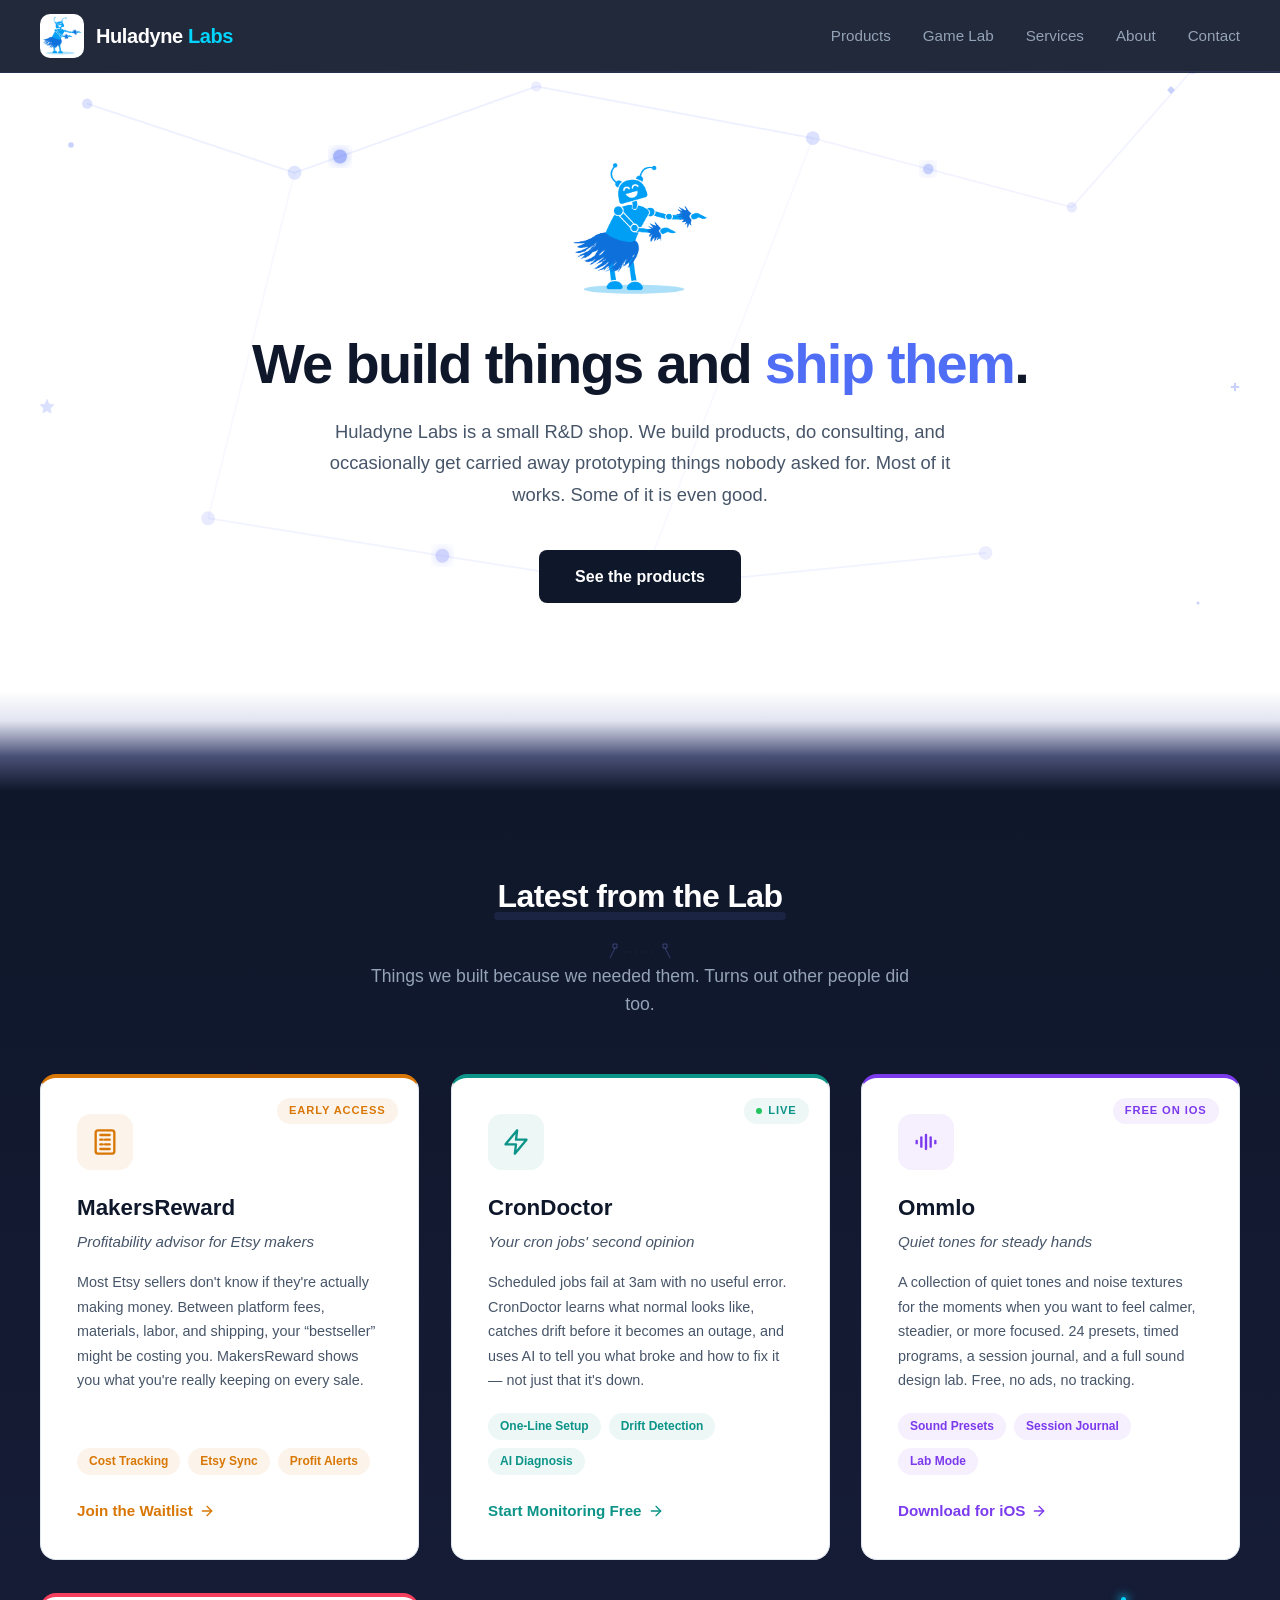
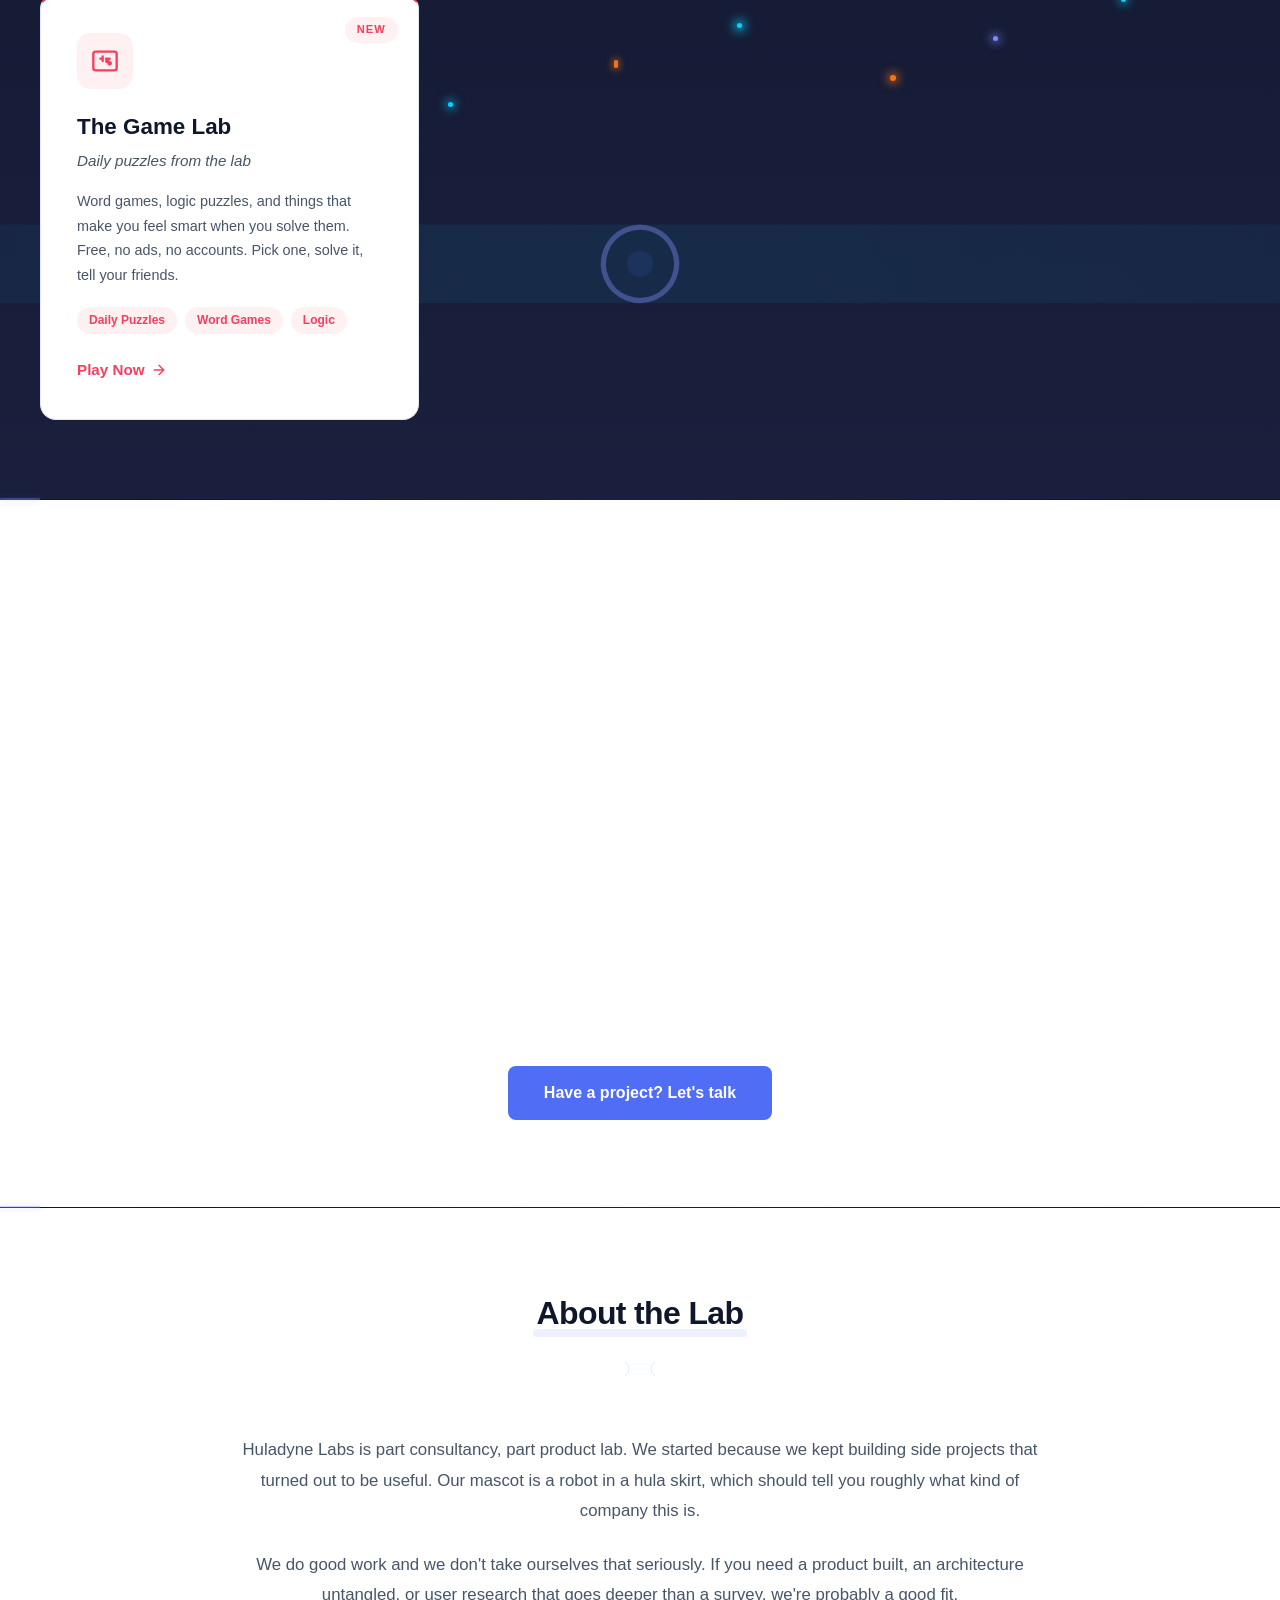
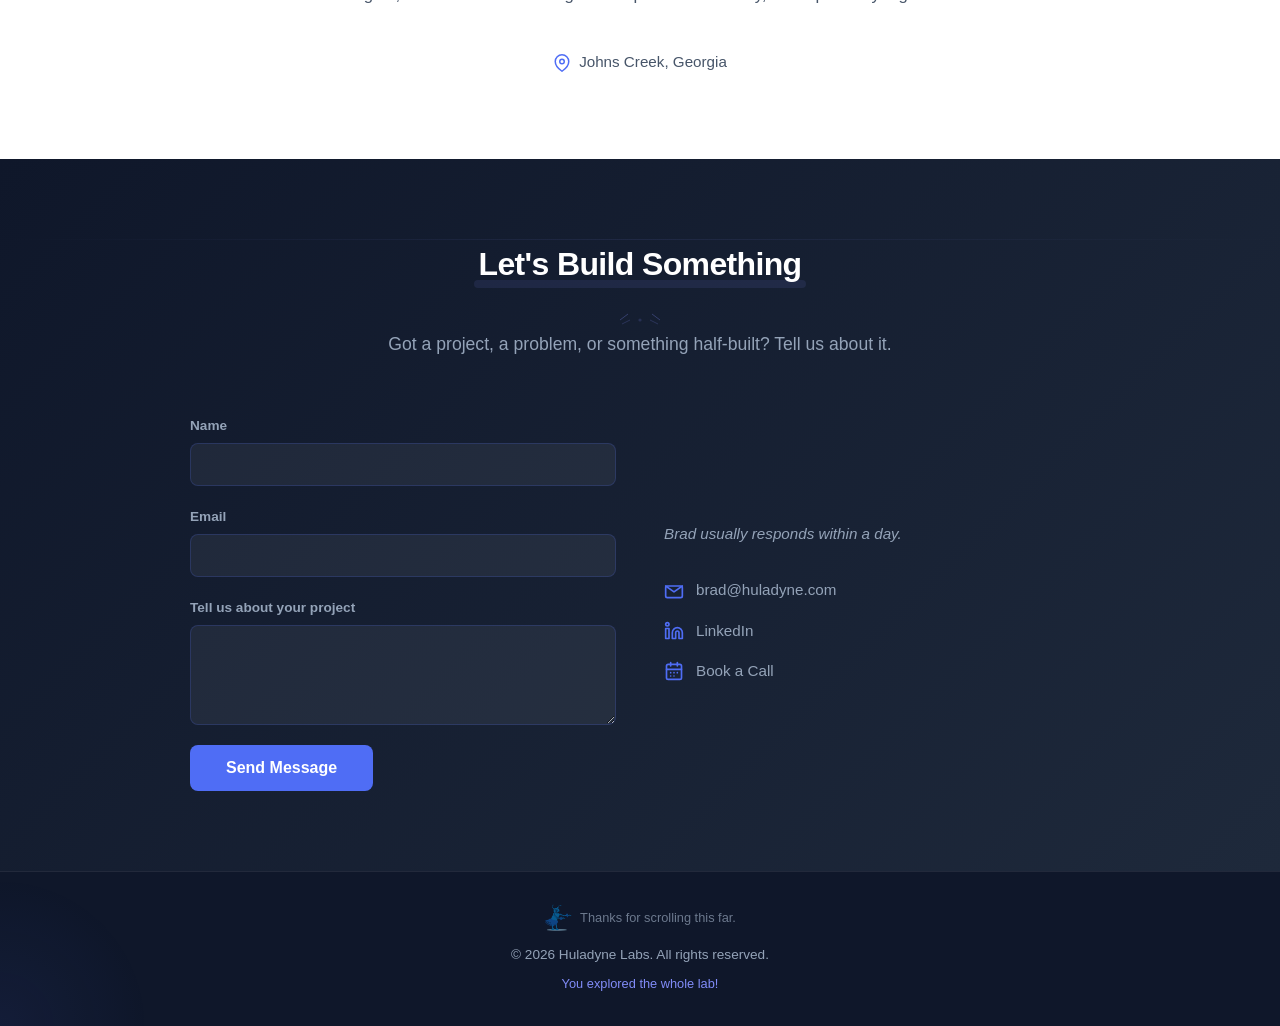
<file: index.html>
<!DOCTYPE html>
<html lang="en">
<head>
  <meta charset="UTF-8">
  <meta name="viewport" content="width=device-width, initial-scale=1.0">
  <title>Huladyne Labs — Products & R&D Consulting</title>
  <meta name="description" content="Huladyne Labs builds software products and does R&D consulting. Small team, sharp opinions, a robot mascot in a hula skirt.">
  <link rel="canonical" href="https://huladyne.com/">
  <meta property="og:title" content="Huladyne Labs — Products & R&D Consulting">
  <meta property="og:description" content="Huladyne Labs builds software products and does R&D consulting. Small team, sharp opinions, a robot mascot in a hula skirt.">
  <meta property="og:type" content="website">
  <meta property="og:url" content="https://huladyne.com/">
  <meta property="og:image" content="https://huladyne.com/og-image.png">
  <meta property="og:site_name" content="Huladyne Labs">
  <meta name="twitter:title" content="Huladyne Labs — Products & R&D Consulting">
  <meta name="twitter:description" content="Huladyne Labs builds software products and does R&D consulting. Small team, sharp opinions, a robot mascot in a hula skirt.">
  <meta name="twitter:image" content="https://huladyne.com/og-image.png">
  <meta name="twitter:card" content="summary_large_image">
  <link rel="icon" type="image/png" sizes="32x32" href="/favicon-32.png">
  <link rel="icon" type="image/png" sizes="16x16" href="/favicon-16.png">
  <link rel="apple-touch-icon" href="/apple-touch-icon.png">
  <link rel="preconnect" href="https://api.fontshare.com" crossorigin>
  <link rel="stylesheet" href="https://api.fontshare.com/v2/css?f[]=switzer@400,500,600,700,800&display=swap">
  <link rel="stylesheet" href="/styles.css">
  <script type="application/ld+json">
  {
    "@context": "https://schema.org",
    "@type": "Organization",
    "name": "Huladyne Labs",
    "url": "https://huladyne.com",
    "logo": "https://huladyne.com/HD_robot.png",
    "description": "Huladyne Labs builds software products and does R&D consulting. Small team, sharp opinions, a robot mascot in a hula skirt.",
    "email": "brad@huladyne.com",
    "address": {
      "@type": "PostalAddress",
      "addressLocality": "Johns Creek",
      "addressRegion": "GA",
      "addressCountry": "US"
    },
    "sameAs": [
      "https://www.linkedin.com/in/brad-wiederholt-721899/"
    ]
  }
  </script>
  <script>
    !function(t,e){var o,n,p,r;e.__SV||(window.posthog=e,e._i=[],e.init=function(i,s,a){function g(t,e){var o=e.split(".");2==o.length&&(t=t[o[0]],e=o[1]),t[e]=function(){t.push([e].concat(Array.prototype.slice.call(arguments,0)))}}(p=t.createElement("script")).type="text/javascript",p.async=!0,p.src=s.api_host.replace(".i.posthog.com","-assets.i.posthog.com")+"/static/array.js",(r=t.getElementsByTagName("script")[0]).parentNode.insertBefore(p,r);var u=e;for(void 0!==a?u=e[a]=[]:a="posthog",u.people=u.people||[],u.toString=function(t){var e="posthog";return"posthog"!==a&&(e+="."+a),t||(e+=" (stub)"),e},u.people.toString=function(){return u.toString(1)+".people (stub)"},o="init capture register register_once register_for_session unregister unregister_for_session getFeatureFlag getFeatureFlagPayload isFeatureEnabled reloadFeatureFlags updateEarlyAccessFeatureEnrollment getEarlyAccessFeatures on onFeatureFlags onSessionId getSurveys getActiveMatchingSurveys renderSurvey canRenderSurvey identify setPersonProperties group resetGroups setPersonPropertiesForFlags resetPersonPropertiesForFlags setGroupPropertiesForFlags resetGroupPropertiesForFlags reset get_distinct_id getGroups get_session_id get_session_replay_url alias set_config startSessionRecording stopSessionRecording sessionRecordingStarted captureException loadToolbar get_property getSessionProperty createPersonProfile opt_in_capturing opt_out_capturing has_opted_in_capturing has_opted_out_capturing clear_opt_in_out_capturing debug getPageviewId".split(" "),n=0;n<o.length;n++)g(u,o[n]);e._i.push([i,s,a])},e.__SV=1)}(document,window.posthog||[]);
    posthog.init('phc_qFE68PFJyqK6HNWS3zgWScgKWgVPPS3RkLvzmVrAcDYU', {api_host: 'https://us.i.posthog.com', person_profiles: 'identified_only'});
  </script>
</head>
<body>

  <!-- Scroll Progress Bar -->
  <div class="scroll-progress" id="scrollProgress" aria-hidden="true"></div>

  <!-- Navigation -->
  <nav>
    <div class="nav-inner">
      <a href="#" class="logo">
        <img src="/HD_robot.png" alt="">
        <div class="logo-text">Huladyne <span>Labs</span></div>
      </a>
      <ul class="nav-links" id="navLinks">
        <li><a href="#products">Products</a></li>
        <li><a href="/gamelab">Game Lab</a></li>
        <li><a href="#services">Services</a></li>
        <li><a href="#about">About</a></li>
        <li><a href="#contact">Contact</a></li>
      </ul>
      <button class="mobile-toggle" id="mobileToggle" aria-label="Toggle menu" aria-expanded="false">
        <span></span><span></span><span></span>
      </button>
    </div>
  </nav>

  <main>

  <!-- Hero -->
  <section class="hero">
    <!-- Circuit board background (Drasner) -->
    <svg class="hero-circuit" viewBox="0 0 800 400" preserveAspectRatio="xMidYMid slice" aria-hidden="true">
      <defs>
        <filter id="circuitGlow" x="-30%" y="-30%" width="160%" height="160%">
          <feGaussianBlur stdDeviation="3" result="blur"/>
          <feMerge><feMergeNode in="blur"/><feMergeNode in="SourceGraphic"/></feMerge>
        </filter>
      </defs>
      <circle cx="80" cy="60" r="3" fill="var(--brand)" opacity="0.2"/>
      <circle cx="200" cy="100" r="4" fill="var(--brand)" opacity="0.18"/>
      <circle cx="340" cy="50" r="3" fill="var(--brand-light)" opacity="0.15"/>
      <circle cx="500" cy="80" r="4" fill="var(--brand)" opacity="0.2"/>
      <circle cx="650" cy="120" r="3" fill="var(--brand-light)" opacity="0.18"/>
      <circle cx="720" cy="40" r="3" fill="var(--brand)" opacity="0.15"/>
      <circle cx="150" cy="300" r="4" fill="var(--brand-light)" opacity="0.18"/>
      <circle cx="400" cy="340" r="3" fill="var(--brand)" opacity="0.2"/>
      <circle cx="600" cy="320" r="4" fill="var(--brand-light)" opacity="0.15"/>
      <path d="M80,60 L200,100 L340,50 L500,80" stroke="var(--brand)" stroke-width="1" fill="none" opacity="0.1"/>
      <path d="M500,80 L650,120 L720,40" stroke="var(--brand-light)" stroke-width="1" fill="none" opacity="0.1"/>
      <path d="M150,300 L400,340 L600,320" stroke="var(--brand)" stroke-width="1" fill="none" opacity="0.08"/>
      <path d="M200,100 L150,300" stroke="var(--brand-light)" stroke-width="1" fill="none" opacity="0.06"/>
      <path d="M500,80 L400,340" stroke="var(--brand-light)" stroke-width="1" fill="none" opacity="0.06"/>
      <!-- Traveling pulse dots -->
      <circle r="4" fill="var(--brand)" filter="url(#circuitGlow)">
        <animateMotion dur="6s" repeatCount="indefinite" path="M80,60 L200,100 L340,50 L500,80"/>
        <animate attributeName="opacity" values="0;0.5;0.5;0" dur="6s" repeatCount="indefinite"/>
      </circle>
      <circle r="3" fill="var(--brand)" filter="url(#circuitGlow)">
        <animateMotion dur="8s" repeatCount="indefinite" path="M500,80 L650,120 L720,40"/>
        <animate attributeName="opacity" values="0;0.4;0.4;0" dur="8s" repeatCount="indefinite"/>
      </circle>
      <circle r="4" fill="var(--brand-light)" filter="url(#circuitGlow)">
        <animateMotion dur="7s" repeatCount="indefinite" path="M150,300 L400,340 L600,320"/>
        <animate attributeName="opacity" values="0;0.4;0.4;0" dur="7s" repeatCount="indefinite"/>
      </circle>
    </svg>

    <!-- Floating particles (Bruno) -->
    <svg class="hero-particle p1" style="top:20%;left:5%;--speed:0.8;" viewBox="0 0 10 10" aria-hidden="true"><circle cx="5" cy="5" r="2" fill="var(--brand)"/></svg>
    <svg class="hero-particle p2" style="top:12%;right:8%;--speed:0.5;" viewBox="0 0 10 10" aria-hidden="true"><rect x="3" y="3" width="4" height="4" rx="0.5" fill="var(--brand)" transform="rotate(45 5 5)"/></svg>
    <svg class="hero-particle p3" style="bottom:40%;left:3%;--speed:1.2;" viewBox="0 0 12 12" aria-hidden="true"><polygon points="6,1 7.5,4.5 11,5 8.5,7.5 9,11 6,9.5 3,11 3.5,7.5 1,5 4.5,4.5" fill="var(--brand)"/></svg>
    <svg class="hero-particle p4" style="top:55%;right:3%;--speed:0.6;" viewBox="0 0 10 10" aria-hidden="true"><line x1="2" y1="5" x2="8" y2="5" stroke="var(--brand)" stroke-width="1.5"/><line x1="5" y1="2" x2="5" y2="8" stroke="var(--brand)" stroke-width="1.5"/></svg>
    <svg class="hero-particle p5" style="bottom:12%;right:6%;--speed:0.9;" viewBox="0 0 10 10" aria-hidden="true"><circle cx="5" cy="5" r="1.5" fill="var(--brand)"/></svg>

    <div class="container">
      <img src="/HD_robot.png" alt="Huladyne Robot" class="hero-robot" fetchpriority="high" width="140" height="140">
      <div class="robot-bubble" id="robotBubble" aria-hidden="true"></div>
      <h1>We build things and <span>ship them</span>.</h1>
      <p>Huladyne Labs is a small R&D shop. We build products, do consulting, and occasionally get carried away prototyping things nobody asked for. Most of it works. Some of it is even good.</p>
      <a href="#products" class="hero-cta">See the products</a>
    </div>
  </section>

  <div class="hero-products-bridge" aria-hidden="true"></div>

  <!-- Latest from the Lab -->
  <section id="products">
    <!-- Factory conveyor belt background (10x version) -->
    <svg class="factory-belt" viewBox="0 0 1200 500" preserveAspectRatio="xMidYMid slice" aria-hidden="true">
      <defs>
        <filter id="neonGlow" x="-20%" y="-20%" width="140%" height="140%">
          <feGaussianBlur in="SourceGraphic" stdDeviation="3" result="blur"/>
          <feMerge><feMergeNode in="blur"/><feMergeNode in="blur"/><feMergeNode in="SourceGraphic"/></feMerge>
        </filter>
        <linearGradient id="beltGlow" x1="0" y1="0" x2="1" y2="0">
          <stop offset="0%" stop-color="#4f6df5" stop-opacity="0.15"/>
          <stop offset="50%" stop-color="#00d4ff" stop-opacity="0.25"/>
          <stop offset="100%" stop-color="#4f6df5" stop-opacity="0.15"/>
        </linearGradient>
      </defs>
      <!-- Belt surface -->
      <rect x="0" y="395" width="1200" height="30" fill="url(#beltGlow)" opacity="0.3"/>
      <!-- Neon rail lines -->
      <line x1="0" y1="395" x2="1200" y2="395" stroke="#00d4ff" stroke-width="2" opacity="0.5" filter="url(#neonGlow)"/>
      <line x1="0" y1="425" x2="1200" y2="425" stroke="#00d4ff" stroke-width="2" opacity="0.35" filter="url(#neonGlow)"/>
      <!-- Rollers -->
      <g opacity="0.4"><circle cx="200" cy="410" r="14" stroke="#818cf8" stroke-width="2" fill="none"><animateTransform attributeName="transform" type="rotate" from="0 200 410" to="360 200 410" dur="2s" repeatCount="indefinite"/></circle><circle cx="200" cy="410" r="5" fill="#4f6df5" opacity="0.3"/></g>
      <g opacity="0.4"><circle cx="600" cy="410" r="14" stroke="#818cf8" stroke-width="2" fill="none"><animateTransform attributeName="transform" type="rotate" from="0 600 410" to="360 600 410" dur="2s" repeatCount="indefinite"/></circle><circle cx="600" cy="410" r="5" fill="#4f6df5" opacity="0.3"/></g>
      <g opacity="0.4"><circle cx="1000" cy="410" r="14" stroke="#818cf8" stroke-width="2" fill="none"><animateTransform attributeName="transform" type="rotate" from="0 1000 410" to="360 1000 410" dur="2s" repeatCount="indefinite"/></circle><circle cx="1000" cy="410" r="5" fill="#4f6df5" opacity="0.3"/></g>
      <!-- Gears -->
      <circle cx="40" cy="365" r="30" stroke="#00d4ff" stroke-width="2" fill="none" opacity="0.3" stroke-dasharray="8 4" filter="url(#neonGlow)">
        <animateTransform attributeName="transform" type="rotate" from="0 40 365" to="360 40 365" dur="6s" repeatCount="indefinite"/>
      </circle>
      <circle cx="1160" cy="365" r="25" stroke="#00d4ff" stroke-width="2" fill="none" opacity="0.25" stroke-dasharray="6 4" filter="url(#neonGlow)">
        <animateTransform attributeName="transform" type="rotate" from="360 1160 365" to="0 1160 365" dur="5s" repeatCount="indefinite"/>
      </circle>
    </svg>
    <!-- Factory sparks (8 total, big and glowing) -->
    <div class="factory-spark" aria-hidden="true"></div>
    <div class="factory-spark" aria-hidden="true"></div>
    <div class="factory-spark" aria-hidden="true"></div>
    <div class="factory-spark" aria-hidden="true"></div>
    <div class="factory-spark" aria-hidden="true"></div>
    <div class="factory-spark" aria-hidden="true"></div>
    <div class="factory-spark" aria-hidden="true"></div>
    <div class="factory-spark" aria-hidden="true"></div>
    <div class="container">
      <div class="section-header reveal">
        <h2>Latest from the Lab</h2>
        <svg class="section-deco" viewBox="0 0 200 20" aria-hidden="true">
          <path d="M70 16 L75 6 L73 6 L73 2 L77 2 L77 6 L75 6" stroke="var(--brand-light)" stroke-width="1" fill="none" opacity="0.35" class="deco-draw"/>
          <circle cx="75" cy="8" r="1" fill="var(--brand-light)" opacity="0" class="bubble-1"/>
          <circle cx="74" cy="5" r="0.7" fill="var(--brand-light)" opacity="0" class="bubble-2"/>
          <circle cx="76" cy="3" r="0.5" fill="var(--brand-light)" opacity="0" class="bubble-3"/>
          <line x1="85" y1="10" x2="115" y2="10" stroke="var(--brand-light)" stroke-width="0.5" opacity="0.2" stroke-dasharray="2 3"/>
          <path d="M130 16 L125 6 L127 6 L127 2 L123 2 L123 6 L125 6" stroke="var(--brand-light)" stroke-width="1" fill="none" opacity="0.35" class="deco-draw"/>
        </svg>
        <p>Things we built because we needed them. Turns out other people did too.</p>
      </div>
      <div class="lab-cards reveal-stagger">
        <a href="https://makersreward.com" target="_blank" rel="noopener" class="lab-card lab-card--mr reveal" aria-label="MakersReward — Join the waitlist">
          <div class="card-gloss"></div>
          <span class="lab-card__badge">Early Access</span>
          <div class="lab-card__icon">
            <svg viewBox="0 0 24 24"><rect x="4" y="2" width="16" height="20" rx="2"/><line x1="8" y1="6" x2="16" y2="6"/><line x1="8" y1="10" x2="10" y2="10"/><line x1="12" y1="10" x2="16" y2="10"/><line x1="8" y1="14" x2="10" y2="14"/><line x1="12" y1="14" x2="16" y2="14"/><line x1="8" y1="18" x2="16" y2="18"/></svg>
          </div>
          <h3>MakersReward</h3>
          <p class="lab-card__tagline">Profitability advisor for Etsy makers</p>
          <p class="lab-card__desc">Most Etsy sellers don't know if they're actually making money. Between platform fees, materials, labor, and shipping, your &ldquo;bestseller&rdquo; might be costing you. MakersReward shows you what you're really keeping on every sale.</p>
          <div class="lab-card__chips">
            <span class="lab-card__chip">Cost Tracking</span>
            <span class="lab-card__chip">Etsy Sync</span>
            <span class="lab-card__chip">Profit Alerts</span>
          </div>
          <span class="lab-card__cta">Join the Waitlist <svg viewBox="0 0 24 24"><line x1="5" y1="12" x2="19" y2="12"/><polyline points="12 5 19 12 12 19"/></svg></span>
        </a>
        <a href="https://crondoctor.com" target="_blank" rel="noopener" class="lab-card lab-card--cd reveal" aria-label="CronDoctor — Start monitoring for free">
          <div class="card-gloss"></div>
          <span class="lab-card__badge">Live</span>
          <div class="lab-card__icon">
            <svg viewBox="0 0 24 24"><path d="M13 2L3 14h9l-1 8 10-12h-9l1-8z"/></svg>
          </div>
          <h3>CronDoctor</h3>
          <p class="lab-card__tagline">Your cron jobs' second opinion</p>
          <p class="lab-card__desc">Scheduled jobs fail at 3am with no useful error. CronDoctor learns what normal looks like, catches drift before it becomes an outage, and uses AI to tell you what broke and how to fix it &mdash; not just that it's down.</p>
          <div class="lab-card__chips">
            <span class="lab-card__chip">One-Line Setup</span>
            <span class="lab-card__chip">Drift Detection</span>
            <span class="lab-card__chip">AI Diagnosis</span>
          </div>
          <span class="lab-card__cta">Start Monitoring Free <svg viewBox="0 0 24 24"><line x1="5" y1="12" x2="19" y2="12"/><polyline points="12 5 19 12 12 19"/></svg></span>
        </a>
        <a href="/ommlo" target="_blank" rel="noopener" class="lab-card lab-card--om reveal" aria-label="Ommlo — Download for iOS">
          <div class="card-gloss"></div>
          <span class="lab-card__badge">Free on iOS</span>
          <div class="lab-card__icon">
            <svg viewBox="0 0 24 24"><path d="M12 6v12"/><path d="M8 8v8"/><path d="M16 8v8"/><path d="M4 11v2"/><path d="M20 11v2"/></svg>
          </div>
          <h3>Ommlo</h3>
          <p class="lab-card__tagline">Quiet tones for steady hands</p>
          <p class="lab-card__desc">A collection of quiet tones and noise textures for the moments when you want to feel calmer, steadier, or more focused. 24 presets, timed programs, a session journal, and a full sound design lab. Free, no ads, no tracking.</p>
          <div class="lab-card__chips">
            <span class="lab-card__chip">Sound Presets</span>
            <span class="lab-card__chip">Session Journal</span>
            <span class="lab-card__chip">Lab Mode</span>
          </div>
          <span class="lab-card__cta">Download for iOS <svg viewBox="0 0 24 24"><line x1="5" y1="12" x2="19" y2="12"/><polyline points="12 5 19 12 12 19"/></svg></span>
        </a>
        <a href="/gamelab" class="lab-card lab-card--gl reveal" aria-label="The Game Lab — Daily puzzle games">
          <div class="card-gloss"></div>
          <span class="lab-card__badge">New</span>
          <div class="lab-card__icon">
            <svg viewBox="0 0 24 24"><rect x="2" y="4" width="20" height="16" rx="2"/><path d="M8 10h2M13 10h3M10 8v4"/><circle cx="16" cy="14" r="1"/><circle cx="14" cy="12" r="1"/></svg>
          </div>
          <h3>The Game Lab</h3>
          <p class="lab-card__tagline">Daily puzzles from the lab</p>
          <p class="lab-card__desc">Word games, logic puzzles, and things that make you feel smart when you solve them. Free, no ads, no accounts. Pick one, solve it, tell your friends.</p>
          <div class="lab-card__chips">
            <span class="lab-card__chip">Daily Puzzles</span>
            <span class="lab-card__chip">Word Games</span>
            <span class="lab-card__chip">Logic</span>
          </div>
          <span class="lab-card__cta">Play Now <svg viewBox="0 0 24 24"><line x1="5" y1="12" x2="19" y2="12"/><polyline points="12 5 19 12 12 19"/></svg></span>
        </a>
      </div>
    </div>
  </section>

  <div class="section-divider" aria-hidden="true"></div>

  <!-- Services -->
  <section id="services">
    <div class="container">
      <div class="section-header reveal">
        <h2>What We're Into</h2>
        <svg class="section-deco" viewBox="0 0 200 20" aria-hidden="true">
          <circle cx="90" cy="10" r="5" stroke="var(--brand)" stroke-width="0.8" fill="none" opacity="0.2">
            <animateTransform attributeName="transform" type="rotate" from="0 90 10" to="360 90 10" dur="20s" repeatCount="indefinite"/>
          </circle>
          <circle cx="90" cy="10" r="2" fill="var(--brand)" opacity="0.12"/>
          <circle cx="110" cy="10" r="4" stroke="var(--brand)" stroke-width="0.8" fill="none" opacity="0.2">
            <animateTransform attributeName="transform" type="rotate" from="360 110 10" to="0 110 10" dur="15s" repeatCount="indefinite"/>
          </circle>
          <circle cx="110" cy="10" r="1.5" fill="var(--brand)" opacity="0.12"/>
        </svg>
        <p>The consulting side of the lab.</p>
      </div>
      <div class="services-grid reveal-stagger">
        <div class="service-card reveal">
          <div class="card-gloss"></div>
          <div class="service-icon">
            <svg viewBox="0 0 24 24"><path d="M9.5 2A1.5 1.5 0 0 0 8 3.5v1A1.5 1.5 0 0 0 9.5 6h5A1.5 1.5 0 0 0 16 4.5v-1A1.5 1.5 0 0 0 14.5 2h-5z"/><path d="M6 7a2 2 0 0 0-2 2v11a2 2 0 0 0 2 2h12a2 2 0 0 0 2-2V9a2 2 0 0 0-2-2H6z"/><path d="M8 12h8M8 16h5"/></svg>
          </div>
          <h3>UX Research &amp; Design</h3>
          <p>We interview users, run usability tests, and design interfaces people can figure out without a tutorial.</p>
        </div>
        <div class="service-card reveal">
          <div class="card-gloss"></div>
          <div class="service-icon">
            <svg viewBox="0 0 24 24"><polyline points="16 18 22 12 16 6"/><polyline points="8 6 2 12 8 18"/><line x1="14" y1="4" x2="10" y2="20"/></svg>
          </div>
          <h3>Product Development</h3>
          <p>We build the whole thing. Frontend, backend, infrastructure. If you have a sketch on a napkin, we can get it running in production.</p>
        </div>
        <div class="service-card reveal">
          <div class="card-gloss"></div>
          <div class="service-icon">
            <svg viewBox="0 0 24 24"><circle cx="12" cy="12" r="3"/><path d="M12 1v2M12 21v2M4.22 4.22l1.42 1.42M18.36 18.36l1.42 1.42M1 12h2M21 12h2M4.22 19.78l1.42-1.42M18.36 5.64l1.42-1.42"/></svg>
          </div>
          <h3>Technology Consulting</h3>
          <p>Stuck on an architecture decision or not sure which stack to commit to? We've made enough of those calls to have opinions.</p>
        </div>
      </div>
      <div class="services-cta reveal" style="text-align:center;margin-top:3rem;">
        <a href="#contact" class="hero-cta" style="background:var(--brand);">Have a project? Let's talk</a>
      </div>
    </div>
  </section>

  <div class="section-divider" aria-hidden="true"></div>

  <!-- About -->
  <section id="about">
    <div class="container">
      <div class="section-header reveal">
        <h2>About the Lab</h2>
        <svg class="section-deco" viewBox="0 0 200 20" aria-hidden="true">
          <path d="M85 3 Q93 10 85 17" stroke="var(--brand)" stroke-width="0.8" fill="none" opacity="0.2" class="deco-draw"/>
          <path d="M115 3 Q107 10 115 17" stroke="var(--brand)" stroke-width="0.8" fill="none" opacity="0.2" class="deco-draw"/>
          <line x1="88" y1="5" x2="112" y2="5" stroke="var(--brand)" stroke-width="0.4" opacity="0.1"/>
          <line x1="86" y1="10" x2="114" y2="10" stroke="var(--brand)" stroke-width="0.4" opacity="0.1"/>
          <line x1="88" y1="15" x2="112" y2="15" stroke="var(--brand)" stroke-width="0.4" opacity="0.1"/>
        </svg>
      </div>
      <div class="about-content reveal">
        <p>Huladyne Labs is part consultancy, part product lab. We started because we kept building side projects that turned out to be useful. Our mascot is a robot in a hula skirt, which should tell you roughly what kind of company this is.</p>
        <p>We do good work and we don't take ourselves that seriously. If you need a product built, an architecture untangled, or user research that goes deeper than a survey, we're probably a good fit.</p>
        <div class="about-location">
          <svg viewBox="0 0 24 24"><path d="M21 10c0 7-9 13-9 13s-9-6-9-13a9 9 0 0 1 18 0z"/><circle cx="12" cy="10" r="3"/></svg>
          Johns Creek, Georgia
        </div>
      </div>
    </div>
  </section>

  <!-- Contact -->
  <section id="contact">
    <div class="container">
      <div class="section-header reveal">
        <h2>Let's Build Something</h2>
        <svg class="section-deco" viewBox="0 0 200 20" aria-hidden="true">
          <line x1="80" y1="10" x2="88" y2="4" stroke="var(--brand-light)" stroke-width="1" opacity="0.3" class="deco-draw"/>
          <line x1="82" y1="14" x2="90" y2="10" stroke="var(--brand-light)" stroke-width="0.8" opacity="0.25" class="deco-draw"/>
          <circle cx="100" cy="10" r="2" fill="var(--brand-light)" opacity="0.2">
            <animate attributeName="r" values="1.5;2.5;1.5" dur="2s" repeatCount="indefinite"/>
            <animate attributeName="opacity" values="0.15;0.35;0.15" dur="2s" repeatCount="indefinite"/>
          </circle>
          <line x1="112" y1="4" x2="120" y2="10" stroke="var(--brand-light)" stroke-width="1" opacity="0.3" class="deco-draw"/>
          <line x1="110" y1="10" x2="118" y2="14" stroke="var(--brand-light)" stroke-width="0.8" opacity="0.25" class="deco-draw"/>
        </svg>
        <p>Got a project, a problem, or something half-built? Tell us about it.</p>
      </div>
      <div class="contact-content reveal">
        <form class="contact-form" id="contactForm" action="https://formspree.io/f/mkokneqv" method="POST">
          <div class="form-group">
            <label for="contactName">Name</label>
            <input type="text" id="contactName" name="name" required autocomplete="name">
          </div>
          <div class="form-group">
            <label for="contactEmail">Email</label>
            <input type="email" id="contactEmail" name="email" required autocomplete="email">
          </div>
          <div class="form-group">
            <label for="contactMessage">Tell us about your project</label>
            <textarea id="contactMessage" name="message" rows="4" required></textarea>
          </div>
          <button type="submit" class="contact-submit">Send Message</button>
        </form>
        <div class="contact-links">
          <p class="contact-note">Brad usually responds within a day.</p>
          <div class="contact-channels">
            <a href="mailto:brad@huladyne.com" class="contact-channel">
              <svg viewBox="0 0 24 24" class="contact-envelope">
                <rect x="2" y="6" width="20" height="14" rx="2"/>
                <polyline points="2,6 12,13 22,6" class="envelope-flap"/>
              </svg>
              <span>brad@huladyne.com</span>
            </a>
            <a href="https://www.linkedin.com/in/brad-wiederholt-721899/" target="_blank" rel="noopener" class="contact-channel">
              <svg viewBox="0 0 24 24"><path d="M16 8a6 6 0 0 1 6 6v7h-4v-7a2 2 0 0 0-2-2 2 2 0 0 0-2 2v7h-4v-7a6 6 0 0 1 6-6z"/><rect x="2" y="9" width="4" height="12"/><circle cx="4" cy="4" r="2"/></svg>
              <span>LinkedIn</span>
            </a>
            <a href="https://calendly.com/huladyne" target="_blank" rel="noopener" class="contact-channel">
              <svg viewBox="0 0 24 24"><rect x="3" y="4" width="18" height="18" rx="2"/><line x1="16" y1="2" x2="16" y2="6"/><line x1="8" y1="2" x2="8" y2="6"/><line x1="3" y1="10" x2="21" y2="10"/><path d="M8 14h.01M12 14h.01M16 14h.01M8 18h.01M12 18h.01"/></svg>
              <span>Book a Call</span>
            </a>
          </div>
        </div>
      </div>
    </div>
  </section>

  </main>

  <!-- Footer -->
  <footer>
    <div class="container">
      <div class="footer-inner">
        <img src="/HD_robot.png" alt="" class="footer-robot" width="28" height="28" aria-hidden="true">
        <p class="footer-signoff">Thanks for scrolling this far.</p>
      </div>
      <p>&copy; 2026 Huladyne Labs. All rights reserved.</p>
    </div>
  </footer>

  <script src="/main.js" defer></script>

</body>
</html>
</file>
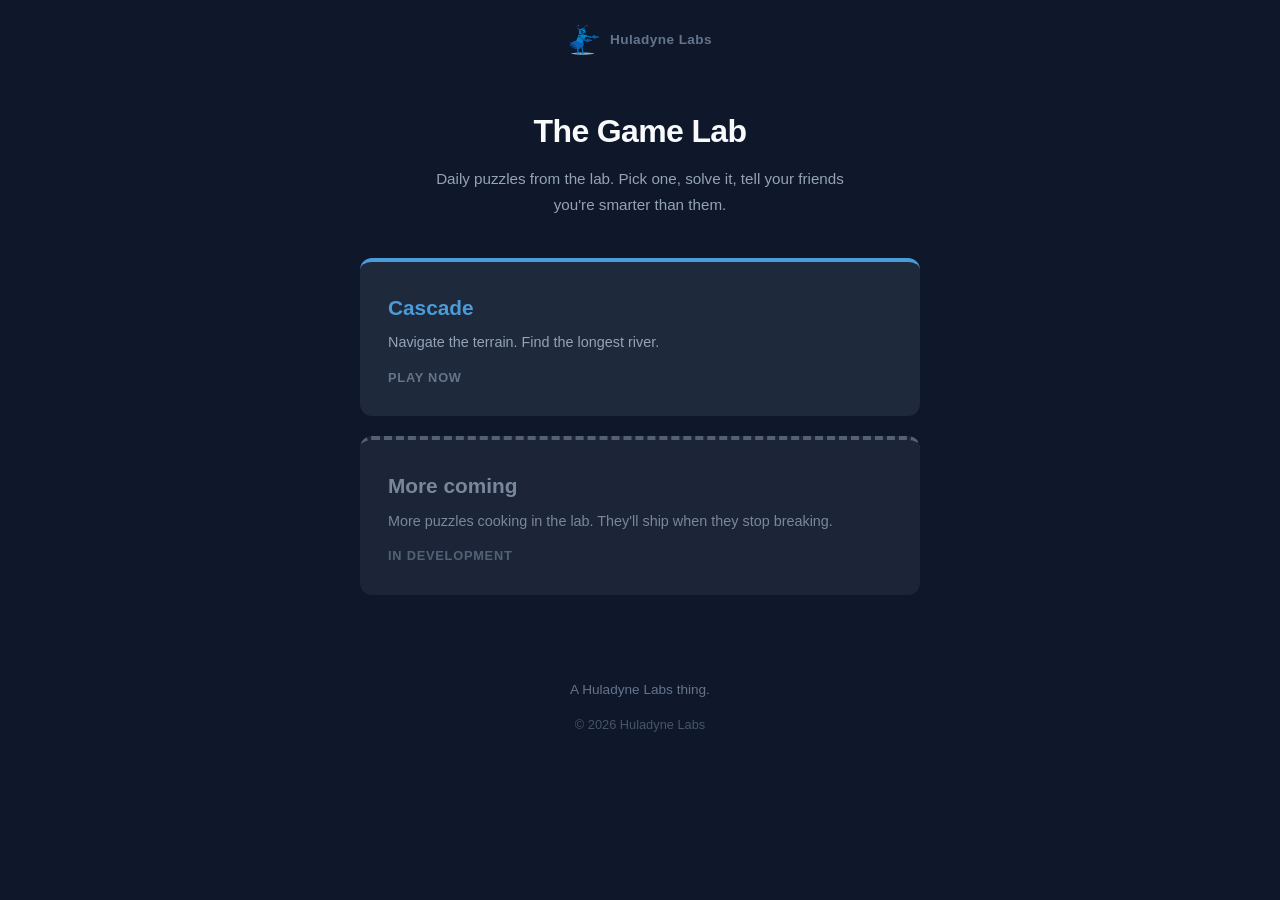
<file: gamelab/index.html>
<!DOCTYPE html>
<html lang="en">
<head>
  <meta charset="UTF-8">
  <meta name="viewport" content="width=device-width, initial-scale=1.0">
  <title>The Game Lab — Puzzle Games from Huladyne Labs</title>
  <meta name="description" content="Daily puzzle games from the lab. Free, no ads, no accounts.">
  <link rel="canonical" href="https://huladyne.com/gamelab">
  <meta property="og:title" content="The Game Lab — Puzzle Games from Huladyne Labs">
  <meta property="og:description" content="Daily puzzle games from the lab. Free, no ads, no accounts.">
  <meta property="og:type" content="website">
  <meta property="og:url" content="https://huladyne.com/gamelab">
  <meta property="og:image" content="https://huladyne.com/og-image.png">
  <meta property="og:site_name" content="Huladyne Labs">
  <meta name="twitter:card" content="summary_large_image">
  <meta name="twitter:title" content="The Game Lab — Puzzle Games from Huladyne Labs">
  <meta name="twitter:description" content="Daily puzzle games from the lab. Free, no ads, no accounts.">
  <meta name="twitter:image" content="https://huladyne.com/og-image.png">
  <link rel="icon" type="image/png" sizes="32x32" href="/favicon-32.png">
  <link rel="icon" type="image/png" sizes="16x16" href="/favicon-16.png">
  <link rel="apple-touch-icon" href="/apple-touch-icon.png">
  <style>
    * { box-sizing: border-box; margin: 0; padding: 0; }

    body {
      font-family: -apple-system, BlinkMacSystemFont, 'Segoe UI', Roboto, sans-serif;
      background: #0f172a;
      color: #f8fafc;
      line-height: 1.7;
      -webkit-font-smoothing: antialiased;
    }

    /* ── Header ── */
    .site-header {
      display: flex;
      align-items: center;
      justify-content: center;
      gap: 10px;
      padding: 24px 20px 0;
    }

    .site-header img {
      width: 32px;
      height: 32px;
      border-radius: 8px;
      opacity: 0.8;
    }

    .site-header span {
      font-size: 0.85rem;
      font-weight: 600;
      color: #64748b;
      letter-spacing: 0.03em;
    }

    /* ── Hero ── */
    .hero {
      text-align: center;
      padding: 48px 20px 40px;
      max-width: 600px;
      margin: 0 auto;
    }

    .hero h1 {
      font-size: 2rem;
      font-weight: 700;
      letter-spacing: -0.02em;
      margin-bottom: 0.5rem;
    }

    .hero p {
      font-size: 0.95rem;
      color: #94a3b8;
      max-width: 420px;
      margin: 0 auto;
    }

    /* ── Game Cards ── */
    .games {
      max-width: 600px;
      margin: 0 auto;
      padding: 0 20px 60px;
      display: flex;
      flex-direction: column;
      gap: 1.25rem;
    }

    .game-card {
      display: block;
      background: #1e293b;
      border-radius: 12px;
      padding: 1.75rem;
      border-top: 4px solid #64748b;
      text-decoration: none;
      color: inherit;
      transition: box-shadow 0.3s ease, transform 0.2s ease;
      position: relative;
    }

    .game-card:hover {
      transform: translateY(-2px);
    }

    .game-card--ripple { border-top-color: #D4A843; }
    .game-card--ripple:hover { box-shadow: 0 8px 30px rgba(212, 168, 67, 0.15); }

    .game-card--duet { border-top-color: #C49050; }
    .game-card--duet:hover { box-shadow: 0 8px 30px rgba(196, 144, 80, 0.15); }

    .game-card--fault { border-top-color: #8B7355; }
    .game-card--fault:hover { box-shadow: 0 8px 30px rgba(139, 115, 85, 0.15); }

    .game-card--cascade { border-top-color: #4A9BD9; }
    .game-card--cascade:hover { box-shadow: 0 8px 30px rgba(74, 155, 217, 0.15); }

    .game-card--soon {
      border-top-style: dashed;
      border-top-color: #64748b;
      opacity: 0.8;
      cursor: default;
    }
    .game-card--soon:hover { transform: none; }

    .game-card__name {
      font-size: 1.3rem;
      font-weight: 700;
      margin-bottom: 0.3rem;
    }

    .game-card--ripple .game-card__name { color: #D4A843; }
    .game-card--duet .game-card__name { color: #C49050; }
    .game-card--fault .game-card__name { color: #8B7355; }
    .game-card--cascade .game-card__name { color: #4A9BD9; }
    .game-card--soon .game-card__name { color: #94a3b8; }

    .game-card__status--live {
      color: #C49050;
      text-transform: uppercase;
    }

    .game-card__status--soon {
      color: #94a3b8;
      text-transform: uppercase;
      letter-spacing: 0.05em;
    }

    .game-card__desc {
      font-size: 0.9rem;
      color: #94a3b8;
      margin-bottom: 0.75rem;
    }

    .game-card__status {
      font-size: 0.8rem;
      font-weight: 600;
      color: #64748b;
      text-transform: uppercase;
      letter-spacing: 0.06em;
    }

    /* ── Footer ── */
    footer {
      text-align: center;
      padding: 20px 20px 40px;
    }

    footer a {
      color: #64748b;
      text-decoration: none;
      font-size: 0.85rem;
      transition: color 0.2s;
    }

    footer a:hover {
      color: #94a3b8;
    }

    footer .made-by {
      font-size: 0.8rem;
      color: #475569;
      margin-top: 0.75rem;
    }

    /* ── Reduced Motion ── */
    @media (prefers-reduced-motion: reduce) {
      .game-card {
        transition: none;
      }
    }
  </style>
  <script>
    !function(t,e){var o,n,p,r;e.__SV||(window.posthog=e,e._i=[],e.init=function(i,s,a){function g(t,e){var o=e.split(".");2==o.length&&(t=t[o[0]],e=o[1]),t[e]=function(){t.push([e].concat(Array.prototype.slice.call(arguments,0)))}}(p=t.createElement("script")).type="text/javascript",p.async=!0,p.src=s.api_host.replace(".i.posthog.com","-assets.i.posthog.com")+"/static/array.js",(r=t.getElementsByTagName("script")[0]).parentNode.insertBefore(p,r);var u=e;for(void 0!==a?u=e[a]=[]:a="posthog",u.people=u.people||[],u.toString=function(t){var e="posthog";return"posthog"!==a&&(e+="."+a),t||(e+=" (stub)"),e},u.people.toString=function(){return u.toString(1)+".people (stub)"},o="init capture register register_once register_for_session unregister unregister_for_session getFeatureFlag getFeatureFlagPayload isFeatureEnabled reloadFeatureFlags updateEarlyAccessFeatureEnrollment getEarlyAccessFeatures on onFeatureFlags onSessionId getSurveys getActiveMatchingSurveys renderSurvey canRenderSurvey identify setPersonProperties group resetGroups setPersonPropertiesForFlags resetPersonPropertiesForFlags setGroupPropertiesForFlags resetGroupPropertiesForFlags reset get_distinct_id getGroups get_session_id get_session_replay_url alias set_config startSessionRecording stopSessionRecording sessionRecordingStarted captureException loadToolbar get_property getSessionProperty createPersonProfile opt_in_capturing opt_out_capturing has_opted_in_capturing has_opted_out_capturing clear_opt_in_out_capturing debug getPageviewId".split(" "),n=0;n<o.length;n++)g(u,o[n]);e._i.push([i,s,a])},e.__SV=1)}(document,window.posthog||[]);
    posthog.init('phc_qFE68PFJyqK6HNWS3zgWScgKWgVPPS3RkLvzmVrAcDYU', {api_host: 'https://us.i.posthog.com', person_profiles: 'identified_only'});
  </script>
</head>
<body>

  <header class="site-header">
    <img src="/HD_robot.png" alt="" aria-hidden="true">
    <span>Huladyne Labs</span>
  </header>

  <section class="hero">
    <h1>The Game Lab</h1>
    <p>Daily puzzles from the lab. Pick one, solve it, tell your friends you're smarter than them.</p>
  </section>

  <section class="games">
    <a href="/gamelab/cascade/" class="game-card game-card--cascade">
      <div class="game-card__name">Cascade</div>
      <p class="game-card__desc">Navigate the terrain. Find the longest river.</p>
      <div class="game-card__status game-card__status--live">Play now</div>
    </a>
    <div class="game-card game-card--soon">
      <div class="game-card__name">More coming</div>
      <p class="game-card__desc">More puzzles cooking in the lab. They'll ship when they stop breaking.</p>
      <div class="game-card__status game-card__status--soon">In development</div>
    </div>
    <!-- Hidden until ready
    <a href="/gamelab/ripple/" class="game-card game-card--ripple">
      <div class="game-card__name">Ripple</div>
      <p class="game-card__desc">Drop stones. Watch waves. Match the pattern.</p>
      <div class="game-card__status game-card__status--live">Play now</div>
    </a>
    <a href="/gamelab/duet/" class="game-card game-card--duet">
      <div class="game-card__name">Duet</div>
      <p class="game-card__desc">One grid. Two maps. Find the harmony.</p>
      <div class="game-card__status game-card__status--live">Play now</div>
    </a>
    <a href="/gamelab/fault/" class="game-card game-card--fault">
      <div class="game-card__name">Fault</div>
      <p class="game-card__desc">Draw the lines. Split the numbers. Build today's pattern.</p>
      <div class="game-card__status game-card__status--live">Play now</div>
    </a>
    -->
  </section>

  <footer>
    <a href="https://huladyne.com">A Huladyne Labs thing.</a>
    <div class="made-by">&copy; 2026 Huladyne Labs</div>
  </footer>

</body>
</html>
</file>
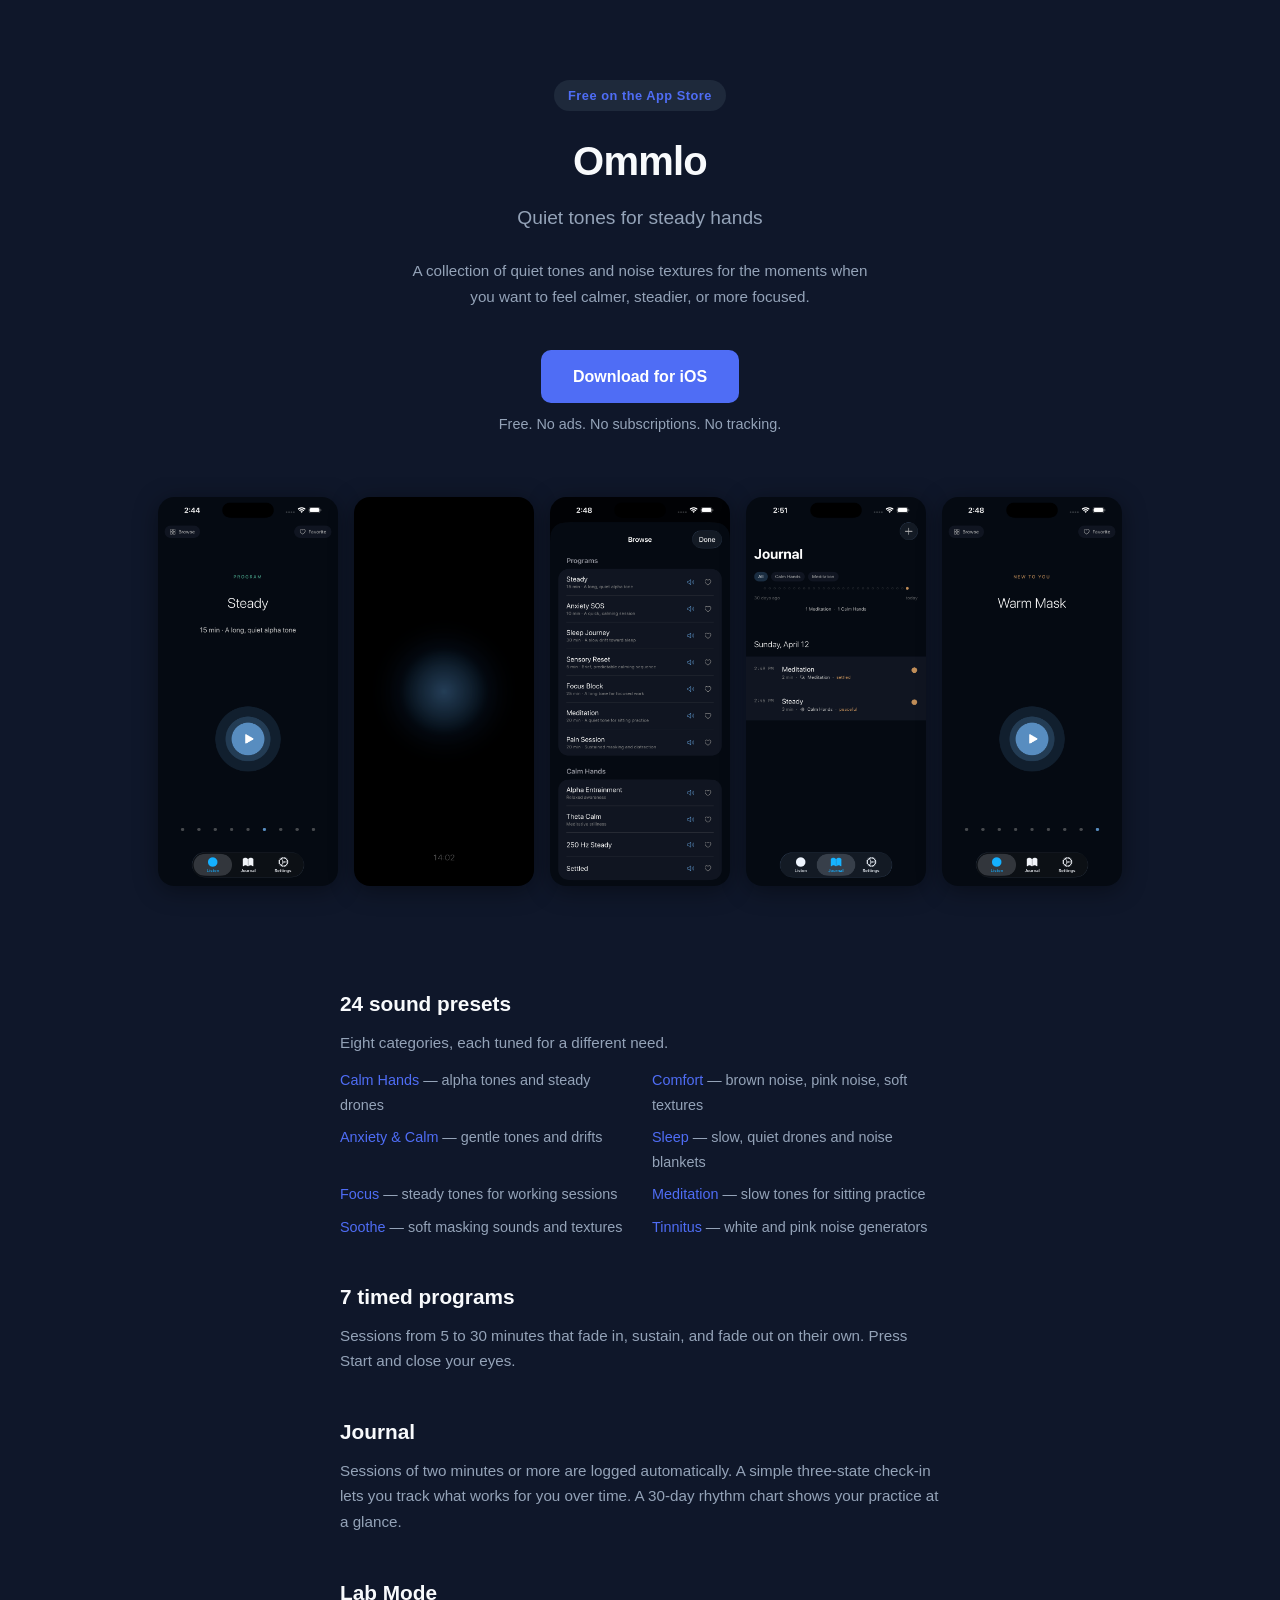
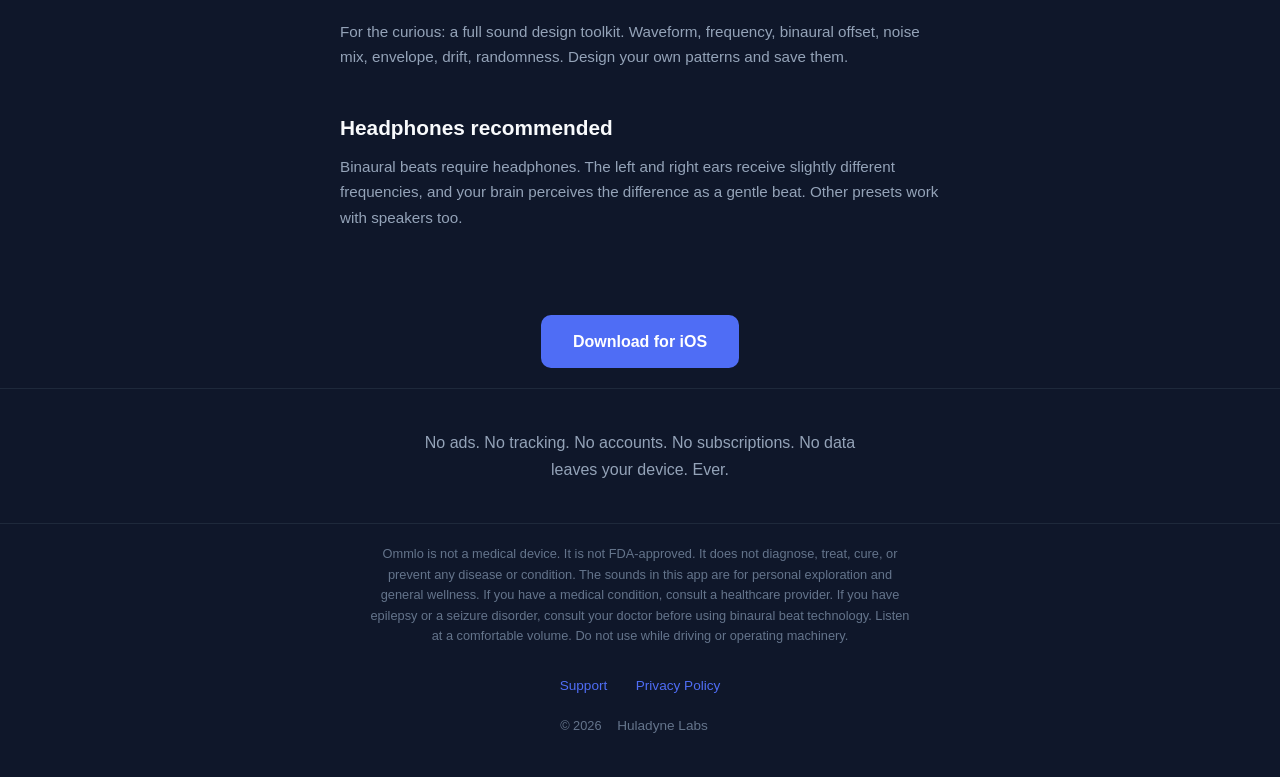
<file: ommlo/index.html>
<!DOCTYPE html>
<html lang="en">
<head>
  <meta charset="UTF-8">
  <meta name="viewport" content="width=device-width, initial-scale=1.0">
  <title>Ommlo — Quiet tones for steady hands</title>
  <meta name="description" content="Ommlo is a collection of quiet tones and noise textures for the moments when you want to feel calmer, steadier, or more focused. Free on the App Store.">
  <meta property="og:title" content="Ommlo — Quiet tones for steady hands">
  <meta property="og:description" content="Binaural tones, brown noise, pink noise, and quiet drones for sleep, focus, meditation, and calm. Free on iOS, no ads, no tracking.">
  <meta property="og:type" content="website">
  <meta property="og:url" content="https://huladyne.com/ommlo">
  <meta property="og:image" content="https://huladyne.com/ommlo/og-image.png">
  <meta property="og:site_name" content="Huladyne Labs">
  <meta name="twitter:card" content="summary_large_image">
  <meta name="twitter:title" content="Ommlo — Quiet tones for steady hands">
  <meta name="twitter:description" content="Binaural tones, brown noise, pink noise, and quiet drones for sleep, focus, meditation, and calm. Free on iOS, no ads, no tracking.">
  <meta name="twitter:image" content="https://huladyne.com/ommlo/og-image.png">
  <link rel="canonical" href="https://huladyne.com/ommlo">
  <link rel="icon" type="image/png" sizes="32x32" href="/favicon-32.png">
  <link rel="icon" type="image/png" sizes="16x16" href="/favicon-16.png">
  <link rel="apple-touch-icon" href="/apple-touch-icon.png">
  <style>
    * { box-sizing: border-box; margin: 0; padding: 0; }

    body {
      font-family: -apple-system, BlinkMacSystemFont, 'Segoe UI', Roboto, sans-serif;
      background: #0f172a;
      color: #f8fafc;
      line-height: 1.7;
      -webkit-font-smoothing: antialiased;
    }

    /* ── Hero ── */
    .hero {
      text-align: center;
      padding: 80px 20px 40px;
      max-width: 640px;
      margin: 0 auto;
    }
    .hero h1 {
      font-size: 2.5rem;
      font-weight: 700;
      letter-spacing: -0.02em;
      margin-bottom: 0.4rem;
    }
    .hero .subtitle {
      font-size: 1.2rem;
      color: #94a3b8;
      margin-bottom: 1.5rem;
    }
    .hero .tagline {
      font-size: 0.95rem;
      color: #94a3b8;
      max-width: 480px;
      margin: 0 auto 2rem;
    }
    .badge {
      display: inline-block;
      background: #1e293b;
      color: #4f6df5;
      font-size: 0.8rem;
      font-weight: 600;
      padding: 0.3rem 0.9rem;
      border-radius: 20px;
      letter-spacing: 0.04em;
      margin-bottom: 1rem;
    }
    .app-store-btn {
      display: inline-block;
      margin-top: 0.5rem;
      padding: 0.8rem 2rem;
      background: #4f6df5;
      color: #fff;
      text-decoration: none;
      font-weight: 600;
      font-size: 1rem;
      border-radius: 10px;
      transition: background 0.2s;
    }
    .app-store-btn:hover {
      background: #3b5de7;
    }
    .free-note {
      font-size: 0.9rem;
      color: #94a3b8;
      margin-top: 0.6rem;
    }

    /* ── Screenshots ── */
    .screenshots {
      padding: 20px 20px 60px;
      overflow-x: auto;
      -webkit-overflow-scrolling: touch;
    }
    .screenshots-inner {
      display: flex;
      gap: 16px;
      justify-content: center;
      max-width: 1100px;
      margin: 0 auto;
    }
    .screenshots img {
      width: 180px;
      height: auto;
      border-radius: 16px;
      flex-shrink: 0;
      box-shadow: 0 4px 24px rgba(0, 0, 0, 0.4);
    }
    @media (max-width: 700px) {
      .screenshots-inner {
        justify-content: flex-start;
        padding: 0 20px;
      }
      .screenshots img {
        width: 150px;
      }
    }

    /* ── Features ── */
    .features {
      max-width: 640px;
      margin: 0 auto;
      padding: 0 20px 60px;
    }
    .features h2 {
      font-size: 1.3rem;
      font-weight: 600;
      color: #f8fafc;
      margin-top: 2.5rem;
      margin-bottom: 0.5rem;
    }
    .features p {
      font-size: 0.95rem;
      color: #94a3b8;
    }
    .category-grid {
      display: grid;
      grid-template-columns: 1fr 1fr;
      gap: 8px 24px;
      margin-top: 0.8rem;
    }
    .category-item {
      font-size: 0.9rem;
      color: #94a3b8;
    }
    .category-item span {
      color: #4f6df5;
      font-weight: 500;
    }
    @media (max-width: 480px) {
      .category-grid {
        grid-template-columns: 1fr;
      }
    }

    /* ── Privacy strip ── */
    .privacy-strip {
      text-align: center;
      padding: 40px 20px;
      border-top: 1px solid #1e293b;
      border-bottom: 1px solid #1e293b;
    }
    .privacy-strip p {
      font-size: 1rem;
      color: #94a3b8;
      max-width: 480px;
      margin: 0 auto;
    }

    /* ── Footer ── */
    footer {
      text-align: center;
      max-width: 640px;
      margin: 0 auto;
      padding: 20px 20px 40px;
    }
    footer a {
      color: #4f6df5;
      text-decoration: none;
      font-size: 0.85rem;
      margin: 0 12px;
    }
    footer a:hover {
      text-decoration: underline;
    }
    footer .copyright {
      font-size: 0.8rem;
      color: #64748b;
      margin-top: 1rem;
    }
    footer .disclaimer-text {
      font-size: 0.8rem;
      color: #64748b;
      line-height: 1.6;
      max-width: 540px;
      margin: 0 auto;
    }
  </style>
  <script>
    !function(t,e){var o,n,p,r;e.__SV||(window.posthog=e,e._i=[],e.init=function(i,s,a){function g(t,e){var o=e.split(".");2==o.length&&(t=t[o[0]],e=o[1]),t[e]=function(){t.push([e].concat(Array.prototype.slice.call(arguments,0)))}}(p=t.createElement("script")).type="text/javascript",p.async=!0,p.src=s.api_host.replace(".i.posthog.com","-assets.i.posthog.com")+"/static/array.js",(r=t.getElementsByTagName("script")[0]).parentNode.insertBefore(p,r);var u=e;for(void 0!==a?u=e[a]=[]:a="posthog",u.people=u.people||[],u.toString=function(t){var e="posthog";return"posthog"!==a&&(e+="."+a),t||(e+=" (stub)"),e},u.people.toString=function(){return u.toString(1)+".people (stub)"},o="init capture register register_once register_for_session unregister unregister_for_session getFeatureFlag getFeatureFlagPayload isFeatureEnabled reloadFeatureFlags updateEarlyAccessFeatureEnrollment getEarlyAccessFeatures on onFeatureFlags onSessionId getSurveys getActiveMatchingSurveys renderSurvey canRenderSurvey identify setPersonProperties group resetGroups setPersonPropertiesForFlags resetPersonPropertiesForFlags setGroupPropertiesForFlags resetGroupPropertiesForFlags reset get_distinct_id getGroups get_session_id get_session_replay_url alias set_config startSessionRecording stopSessionRecording sessionRecordingStarted captureException loadToolbar get_property getSessionProperty createPersonProfile opt_in_capturing opt_out_capturing has_opted_in_capturing has_opted_out_capturing clear_opt_in_out_capturing debug getPageviewId".split(" "),n=0;n<o.length;n++)g(u,o[n]);e._i.push([i,s,a])},e.__SV=1)}(document,window.posthog||[]);
    posthog.init('phc_qFE68PFJyqK6HNWS3zgWScgKWgVPPS3RkLvzmVrAcDYU', {api_host: 'https://us.i.posthog.com', person_profiles: 'identified_only'});
  </script>
</head>
<body>

  <section class="hero">
    <div class="badge">Free on the App Store</div>
    <h1>Ommlo</h1>
    <p class="subtitle">Quiet tones for steady hands</p>
    <p class="tagline">A collection of quiet tones and noise textures for the moments when you want to feel calmer, steadier, or more focused.</p>
    <a href="https://apps.apple.com/app/ommlo/id6762093491" class="app-store-btn">Download for iOS</a>
    <p class="free-note">Free. No ads. No subscriptions. No tracking.</p>
  </section>

  <section class="screenshots">
    <div class="screenshots-inner">
      <img src="/ommlo/ommlo-screenshot-1-steady.png" alt="Ommlo Listen screen showing the Steady program" loading="lazy">
      <img src="/ommlo/ommlo-screenshot-2-visualizer.png" alt="Ommlo visualizer during a session" loading="lazy">
      <img src="/ommlo/ommlo-screenshot-3-browser.png" alt="Ommlo preset browser showing all categories" loading="lazy">
      <img src="/ommlo/ommlo-screenshot-4-journal.png" alt="Ommlo journal with logged sessions and rhythm chart" loading="lazy">
      <img src="/ommlo/ommlo-screenshot-5-warmmask.png" alt="Ommlo Listen screen showing the Warm Mask preset" loading="lazy">
    </div>
  </section>

  <section class="features">
    <h2>24 sound presets</h2>
    <p>Eight categories, each tuned for a different need.</p>
    <div class="category-grid">
      <div class="category-item"><span>Calm Hands</span> — alpha tones and steady drones</div>
      <div class="category-item"><span>Comfort</span> — brown noise, pink noise, soft textures</div>
      <div class="category-item"><span>Anxiety &amp; Calm</span> — gentle tones and drifts</div>
      <div class="category-item"><span>Sleep</span> — slow, quiet drones and noise blankets</div>
      <div class="category-item"><span>Focus</span> — steady tones for working sessions</div>
      <div class="category-item"><span>Meditation</span> — slow tones for sitting practice</div>
      <div class="category-item"><span>Soothe</span> — soft masking sounds and textures</div>
      <div class="category-item"><span>Tinnitus</span> — white and pink noise generators</div>
    </div>

    <h2>7 timed programs</h2>
    <p>Sessions from 5 to 30 minutes that fade in, sustain, and fade out on their own. Press Start and close your eyes.</p>

    <h2>Journal</h2>
    <p>Sessions of two minutes or more are logged automatically. A simple three-state check-in lets you track what works for you over time. A 30-day rhythm chart shows your practice at a glance.</p>

    <h2>Lab Mode</h2>
    <p>For the curious: a full sound design toolkit. Waveform, frequency, binaural offset, noise mix, envelope, drift, randomness. Design your own patterns and save them.</p>

    <h2>Headphones recommended</h2>
    <p>Binaural beats require headphones. The left and right ears receive slightly different frequencies, and your brain perceives the difference as a gentle beat. Other presets work with speakers too.</p>
  </section>

  <section class="features" style="padding-bottom:20px;">
    <div style="text-align:center;padding-top:1rem;">
      <a href="https://apps.apple.com/app/ommlo/id6762093491" class="app-store-btn">Download for iOS</a>
    </div>
  </section>

  <section class="privacy-strip">
    <p>No ads. No tracking. No accounts. No subscriptions. No data leaves your device. Ever.</p>
  </section>

  <footer>
    <p class="disclaimer-text">Ommlo is not a medical device. It is not FDA-approved. It does not diagnose, treat, cure, or prevent any disease or condition. The sounds in this app are for personal exploration and general wellness. If you have a medical condition, consult a healthcare provider. If you have epilepsy or a seizure disorder, consult your doctor before using binaural beat technology. Listen at a comfortable volume. Do not use while driving or operating machinery.</p>
    <div style="margin-top:1.5rem;">
      <a href="/ommlo/support">Support</a>
      <a href="/ommlo/privacy">Privacy Policy</a>
    </div>
    <div class="copyright">&copy; 2026 <a href="https://huladyne.com" style="color: #64748b;">Huladyne Labs</a></div>
  </footer>

</body>
</html>
</file>
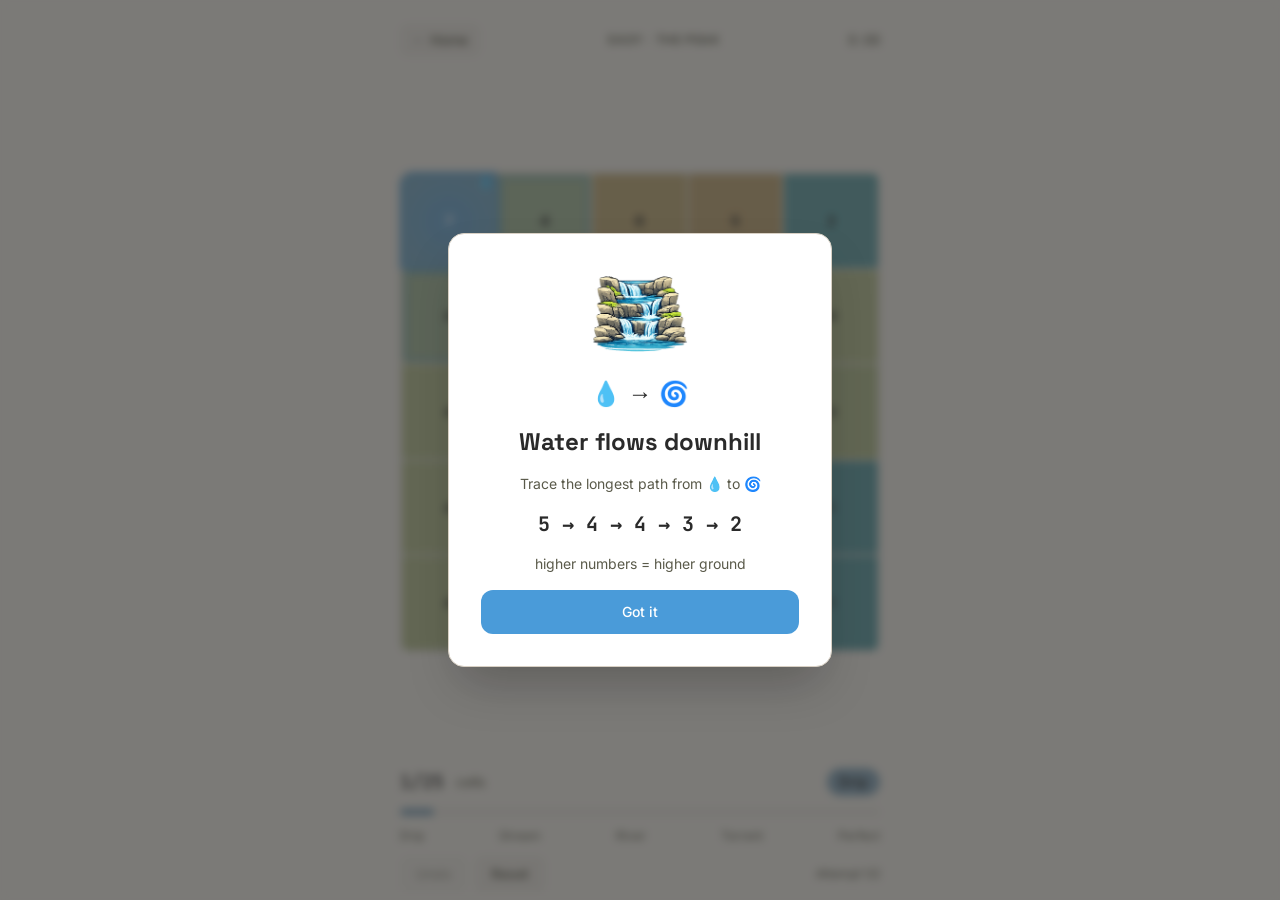
<file: gamelab/cascade/index.html>
<!DOCTYPE html><html lang="en" class="__variable_5aa912 __variable_5470a7 __variable_0d3683"><head><meta charSet="utf-8"/><meta name="viewport" content="width=device-width, initial-scale=1, maximum-scale=1, viewport-fit=cover, user-scalable=no"/><link rel="preload" href="/gamelab/cascade/_next/static/media/5a0c43ffa288c21a-s.p.woff2" as="font" crossorigin="" type="font/woff2"/><link rel="preload" href="/gamelab/cascade/_next/static/media/6c596dfcddeca1e9-s.p.woff2" as="font" crossorigin="" type="font/woff2"/><link rel="preload" href="/gamelab/cascade/_next/static/media/d4d543e2c04cd1cb-s.p.woff2" as="font" crossorigin="" type="font/woff2"/><link rel="stylesheet" href="/gamelab/cascade/_next/static/css/8b24f84cdd0c4161.css" data-precedence="next"/><link rel="preload" as="script" fetchPriority="low" href="/gamelab/cascade/_next/static/chunks/webpack-71a1337aa0464e85.js"/><script src="/gamelab/cascade/_next/static/chunks/fd9d1056-68e467d62275dbed.js" async=""></script><script src="/gamelab/cascade/_next/static/chunks/117-2e687909350e0fd3.js" async=""></script><script src="/gamelab/cascade/_next/static/chunks/main-app-b295a0c9b3e3d17a.js" async=""></script><script src="/gamelab/cascade/_next/static/chunks/app/page-d30306e89fa646fa.js" async=""></script><link rel="apple-touch-icon" href="/gamelab/cascade/icon-192.png"/><meta name="theme-color" content="#F5F2EB"/><title>Cascade - Daily Terrain Puzzle</title><meta name="description" content="Water flows downhill. Trace the longest path from source to drain. New puzzles every day."/><link rel="manifest" href="/gamelab/cascade/manifest.json" crossorigin="use-credentials"/><meta name="apple-mobile-web-app-capable" content="yes"/><meta name="apple-mobile-web-app-title" content="Cascade"/><meta name="apple-mobile-web-app-status-bar-style" content="default"/><meta property="og:title" content="Cascade - Daily Terrain Puzzle"/><meta property="og:description" content="Water flows downhill. Trace the longest path from source to drain. New puzzles every day."/><meta property="og:url" content="https://www.huladyne.com/gamelab/cascade/"/><meta property="og:site_name" content="Cascade"/><meta property="og:image" content="https://www.huladyne.com/gamelab/cascade/og-cascade.png"/><meta property="og:image:width" content="800"/><meta property="og:image:height" content="800"/><meta property="og:image:alt" content="Cascade - Water flowing down a rocky terrain"/><meta property="og:type" content="website"/><meta name="twitter:card" content="summary"/><meta name="twitter:title" content="Cascade - Daily Terrain Puzzle"/><meta name="twitter:description" content="Water flows downhill. Trace the longest path. New puzzles every day."/><meta name="twitter:image" content="https://www.huladyne.com/gamelab/cascade/og-cascade.png"/><meta name="next-size-adjust"/><script>!function(t,e){var o,n,p,r;e.__SV||(window.posthog=e,e._i=[],e.init=function(i,s,a){function g(t,e){var o=e.split(".");2==o.length&&(t=t[o[0]],e=o[1]),t[e]=function(){t.push([e].concat(Array.prototype.slice.call(arguments,0)))}}(p=t.createElement("script")).type="text/javascript",p.async=!0,p.src=s.api_host.replace(".i.posthog.com","-assets.i.posthog.com")+"/static/array.js",(r=t.getElementsByTagName("script")[0]).parentNode.insertBefore(p,r);var u=e;for(void 0!==a?u=e[a]=[]:a="posthog",u.people=u.people||[],u.toString=function(t){var e="posthog";return"posthog"!==a&&(e+="."+a),t||(e+=" (stub)"),e},u.people.toString=function(){return u.toString(1)+".people (stub)"},o="init capture register register_once register_for_session unregister unregister_for_session getFeatureFlag getFeatureFlagPayload isFeatureEnabled reloadFeatureFlags updateEarlyAccessFeatureEnrollment getEarlyAccessFeatures on onFeatureFlags onSessionId getSurveys getActiveMatchingSurveys renderSurvey canRenderSurvey identify setPersonProperties group resetGroups setPersonPropertiesForFlags resetPersonPropertiesForFlags setGroupPropertiesForFlags resetGroupPropertiesForFlags reset get_distinct_id getGroups get_session_id get_session_replay_url alias set_config startSessionRecording stopSessionRecording sessionRecordingStarted captureException loadToolbar get_property getSessionProperty createPersonProfile opt_in_capturing opt_out_capturing has_opted_in_capturing has_opted_out_capturing clear_opt_in_out_capturing debug getPageviewId".split(" "),n=0;n<o.length;n++)g(u,o[n]);e._i.push([i,s,a])},e.__SV=1)}(document,window.posthog||[]);if(!/^localhost(:\d+)?$|^127\.0\.0\.1/.test(location.host)){posthog.init('phc_qFE68PFJyqK6HNWS3zgWScgKWgVPPS3RkLvzmVrAcDYU',{api_host:'https://us.i.posthog.com',person_profiles:'identified_only',autocapture:false});}</script><script src="/gamelab/cascade/_next/static/chunks/polyfills-42372ed130431b0a.js" noModule=""></script></head><body class="bg-[#F5F2EB] text-[#2A2A2A] font-body antialiased" style="min-height:100svh"><div class="max-w-lg mx-auto px-4 pt-4 flex flex-col" style="min-height:100svh;padding-bottom:calc(0.5rem + env(safe-area-inset-bottom, 0px))"><div class="flex-1 flex items-center justify-center"><div class="text-[#5A5A4A]">Loading...</div></div></div><script>if('serviceWorker' in navigator&&!/^localhost(:\d+)?$|^127\.0\.0\.1/.test(location.host)){navigator.serviceWorker.register('/gamelab/cascade/sw.js').catch(()=>{});}window.addEventListener('error',function(e){if(e.filename&&e.filename.includes('/_next/')&&!sessionStorage.getItem('chunk_reload')){sessionStorage.setItem('chunk_reload','1');window.location.reload();}});</script><script src="/gamelab/cascade/_next/static/chunks/webpack-71a1337aa0464e85.js" async=""></script><script>(self.__next_f=self.__next_f||[]).push([0]);self.__next_f.push([2,null])</script><script>self.__next_f.push([1,"1:HL[\"/gamelab/cascade/_next/static/media/5a0c43ffa288c21a-s.p.woff2\",\"font\",{\"crossOrigin\":\"\",\"type\":\"font/woff2\"}]\n2:HL[\"/gamelab/cascade/_next/static/media/6c596dfcddeca1e9-s.p.woff2\",\"font\",{\"crossOrigin\":\"\",\"type\":\"font/woff2\"}]\n3:HL[\"/gamelab/cascade/_next/static/media/d4d543e2c04cd1cb-s.p.woff2\",\"font\",{\"crossOrigin\":\"\",\"type\":\"font/woff2\"}]\n4:HL[\"/gamelab/cascade/_next/static/css/8b24f84cdd0c4161.css\",\"style\"]\n"])</script><script>self.__next_f.push([1,"5:I[2846,[],\"\"]\n7:I[9107,[],\"ClientPageRoot\"]\n8:I[2609,[\"931\",\"static/chunks/app/page-d30306e89fa646fa.js\"],\"default\",1]\na:I[4707,[],\"\"]\nb:I[6423,[],\"\"]\nd:I[1060,[],\"\"]\n9:T72c,!function(t,e){var o,n,p,r;e.__SV||(window.posthog=e,e._i=[],e.init=function(i,s,a){function g(t,e){var o=e.split(\".\");2==o.length\u0026\u0026(t=t[o[0]],e=o[1]),t[e]=function(){t.push([e].concat(Array.prototype.slice.call(arguments,0)))}}(p=t.createElement(\"script\")).type=\"text/javascript\",p.async=!0,p.src=s.api_host.replace(\".i.posthog.com\",\"-assets.i.posthog.com\")+\"/static/array.js\",(r=t.getElementsByTagName(\"script\")[0]).parentNode.insertBefore(p,r);var u=e;for(void 0!==a?u=e[a]=[]:a=\"posthog\",u.people=u.people||[],u.toString=function(t){var e=\"posthog\";return\"posthog\"!==a\u0026\u0026(e+=\".\"+a),t||(e+=\" (stub)\"),e},u.people.toString=function(){return u.toString(1)+\".people (stub)\"},o=\"init capture register register_once register_for_session unregister unregister_for_session getFeatureFlag getFeatureFlagPayload isFeatureEnabled reloadFeatureFlags updateEarlyAccessFeatureEnrollment getEarlyAccessFeatures on onFeatureFlags onSessionId getSurveys getActiveMatchingSurveys renderSurvey canRenderSurvey identify setPersonProperties group resetGroups setPersonPropertiesForFlags resetPersonPropertiesForFlags setGroupPropertiesForFlags resetGroupPropertiesForFlags reset get_distinct_id getGroups get_session_id get_session_replay_url alias set_config startSessionRecording stopSessionRecording sessionRecordingStarted captureException loadToolbar get_property getSessionProperty createPersonProfile opt_in_capturing opt_out_capturing has_opted_in_capturing has_opted_out_capturing clear_opt_in_out_capturing debug getPageviewId\".split(\" \"),n=0;n\u003co.length;n++)g(u,o[n]);e._i.push([i,s,a])},e.__SV=1)}(document,window.posthog||[]);if(!/^localhost(:\\d+)?$|^127\\.0\\.0\\.1/.test(location.host)){posthog.init('phc_qFE68PFJyqK6HNWS3zgWScgKWgVPPS3RkLvzmVrAcDYU',{api_host:'https://us.i.posthog.com',person_profiles:'identified_only',autocapture:false});}e:[]\n"])</script><script>self.__next_f.push([1,"0:[\"$\",\"$L5\",null,{\"buildId\":\"eCwWppchpVnDuAmi08c5e\",\"assetPrefix\":\"/gamelab/cascade\",\"urlParts\":[\"\",\"\"],\"initialTree\":[\"\",{\"children\":[\"__PAGE__\",{}]},\"$undefined\",\"$undefined\",true],\"initialSeedData\":[\"\",{\"children\":[\"__PAGE__\",{},[[\"$L6\",[\"$\",\"$L7\",null,{\"props\":{\"params\":{},\"searchParams\":{}},\"Component\":\"$8\"}],null],null],null]},[[[[\"$\",\"link\",\"0\",{\"rel\":\"stylesheet\",\"href\":\"/gamelab/cascade/_next/static/css/8b24f84cdd0c4161.css\",\"precedence\":\"next\",\"crossOrigin\":\"$undefined\"}]],[\"$\",\"html\",null,{\"lang\":\"en\",\"className\":\"__variable_5aa912 __variable_5470a7 __variable_0d3683\",\"children\":[[\"$\",\"head\",null,{\"children\":[[\"$\",\"link\",null,{\"rel\":\"apple-touch-icon\",\"href\":\"/gamelab/cascade/icon-192.png\"}],[\"$\",\"script\",null,{\"dangerouslySetInnerHTML\":{\"__html\":\"$9\"}}]]}],[\"$\",\"body\",null,{\"className\":\"bg-[#F5F2EB] text-[#2A2A2A] font-body antialiased\",\"style\":{\"minHeight\":\"100svh\"},\"children\":[[\"$\",\"div\",null,{\"className\":\"max-w-lg mx-auto px-4 pt-4 flex flex-col\",\"style\":{\"minHeight\":\"100svh\",\"paddingBottom\":\"calc(0.5rem + env(safe-area-inset-bottom, 0px))\"},\"children\":[\"$\",\"$La\",null,{\"parallelRouterKey\":\"children\",\"segmentPath\":[\"children\"],\"error\":\"$undefined\",\"errorStyles\":\"$undefined\",\"errorScripts\":\"$undefined\",\"template\":[\"$\",\"$Lb\",null,{}],\"templateStyles\":\"$undefined\",\"templateScripts\":\"$undefined\",\"notFound\":[[\"$\",\"title\",null,{\"children\":\"404: This page could not be found.\"}],[\"$\",\"div\",null,{\"style\":{\"fontFamily\":\"system-ui,\\\"Segoe UI\\\",Roboto,Helvetica,Arial,sans-serif,\\\"Apple Color Emoji\\\",\\\"Segoe UI Emoji\\\"\",\"height\":\"100vh\",\"textAlign\":\"center\",\"display\":\"flex\",\"flexDirection\":\"column\",\"alignItems\":\"center\",\"justifyContent\":\"center\"},\"children\":[\"$\",\"div\",null,{\"children\":[[\"$\",\"style\",null,{\"dangerouslySetInnerHTML\":{\"__html\":\"body{color:#000;background:#fff;margin:0}.next-error-h1{border-right:1px solid rgba(0,0,0,.3)}@media (prefers-color-scheme:dark){body{color:#fff;background:#000}.next-error-h1{border-right:1px solid rgba(255,255,255,.3)}}\"}}],[\"$\",\"h1\",null,{\"className\":\"next-error-h1\",\"style\":{\"display\":\"inline-block\",\"margin\":\"0 20px 0 0\",\"padding\":\"0 23px 0 0\",\"fontSize\":24,\"fontWeight\":500,\"verticalAlign\":\"top\",\"lineHeight\":\"49px\"},\"children\":\"404\"}],[\"$\",\"div\",null,{\"style\":{\"display\":\"inline-block\"},\"children\":[\"$\",\"h2\",null,{\"style\":{\"fontSize\":14,\"fontWeight\":400,\"lineHeight\":\"49px\",\"margin\":0},\"children\":\"This page could not be found.\"}]}]]}]}]],\"notFoundStyles\":[]}]}],[\"$\",\"script\",null,{\"dangerouslySetInnerHTML\":{\"__html\":\"if('serviceWorker' in navigator\u0026\u0026!/^localhost(:\\\\d+)?$|^127\\\\.0\\\\.0\\\\.1/.test(location.host)){navigator.serviceWorker.register('/gamelab/cascade/sw.js').catch(()=\u003e{});}window.addEventListener('error',function(e){if(e.filename\u0026\u0026e.filename.includes('/_next/')\u0026\u0026!sessionStorage.getItem('chunk_reload')){sessionStorage.setItem('chunk_reload','1');window.location.reload();}});\"}}]]}]]}]],null],null],\"couldBeIntercepted\":false,\"initialHead\":[null,\"$Lc\"],\"globalErrorComponent\":\"$d\",\"missingSlots\":\"$We\"}]\n"])</script><script>self.__next_f.push([1,"c:[[\"$\",\"meta\",\"0\",{\"name\":\"viewport\",\"content\":\"width=device-width, initial-scale=1, maximum-scale=1, viewport-fit=cover, user-scalable=no\"}],[\"$\",\"meta\",\"1\",{\"name\":\"theme-color\",\"content\":\"#F5F2EB\"}],[\"$\",\"meta\",\"2\",{\"charSet\":\"utf-8\"}],[\"$\",\"title\",\"3\",{\"children\":\"Cascade - Daily Terrain Puzzle\"}],[\"$\",\"meta\",\"4\",{\"name\":\"description\",\"content\":\"Water flows downhill. Trace the longest path from source to drain. New puzzles every day.\"}],[\"$\",\"link\",\"5\",{\"rel\":\"manifest\",\"href\":\"/gamelab/cascade/manifest.json\",\"crossOrigin\":\"use-credentials\"}],[\"$\",\"meta\",\"6\",{\"name\":\"apple-mobile-web-app-capable\",\"content\":\"yes\"}],[\"$\",\"meta\",\"7\",{\"name\":\"apple-mobile-web-app-title\",\"content\":\"Cascade\"}],[\"$\",\"meta\",\"8\",{\"name\":\"apple-mobile-web-app-status-bar-style\",\"content\":\"default\"}],[\"$\",\"meta\",\"9\",{\"property\":\"og:title\",\"content\":\"Cascade - Daily Terrain Puzzle\"}],[\"$\",\"meta\",\"10\",{\"property\":\"og:description\",\"content\":\"Water flows downhill. Trace the longest path from source to drain. New puzzles every day.\"}],[\"$\",\"meta\",\"11\",{\"property\":\"og:url\",\"content\":\"https://www.huladyne.com/gamelab/cascade/\"}],[\"$\",\"meta\",\"12\",{\"property\":\"og:site_name\",\"content\":\"Cascade\"}],[\"$\",\"meta\",\"13\",{\"property\":\"og:image\",\"content\":\"https://www.huladyne.com/gamelab/cascade/og-cascade.png\"}],[\"$\",\"meta\",\"14\",{\"property\":\"og:image:width\",\"content\":\"800\"}],[\"$\",\"meta\",\"15\",{\"property\":\"og:image:height\",\"content\":\"800\"}],[\"$\",\"meta\",\"16\",{\"property\":\"og:image:alt\",\"content\":\"Cascade - Water flowing down a rocky terrain\"}],[\"$\",\"meta\",\"17\",{\"property\":\"og:type\",\"content\":\"website\"}],[\"$\",\"meta\",\"18\",{\"name\":\"twitter:card\",\"content\":\"summary\"}],[\"$\",\"meta\",\"19\",{\"name\":\"twitter:title\",\"content\":\"Cascade - Daily Terrain Puzzle\"}],[\"$\",\"meta\",\"20\",{\"name\":\"twitter:description\",\"content\":\"Water flows downhill. Trace the longest path. New puzzles every day.\"}],[\"$\",\"meta\",\"21\",{\"name\":\"twitter:image\",\"content\":\"https://www.huladyne.com/gamelab/cascade/og-cascade.png\"}],[\"$\",\"meta\",\"22\",{\"name\":\"next-size-adjust\"}]]\n6:null\n"])</script></body></html>
</file>
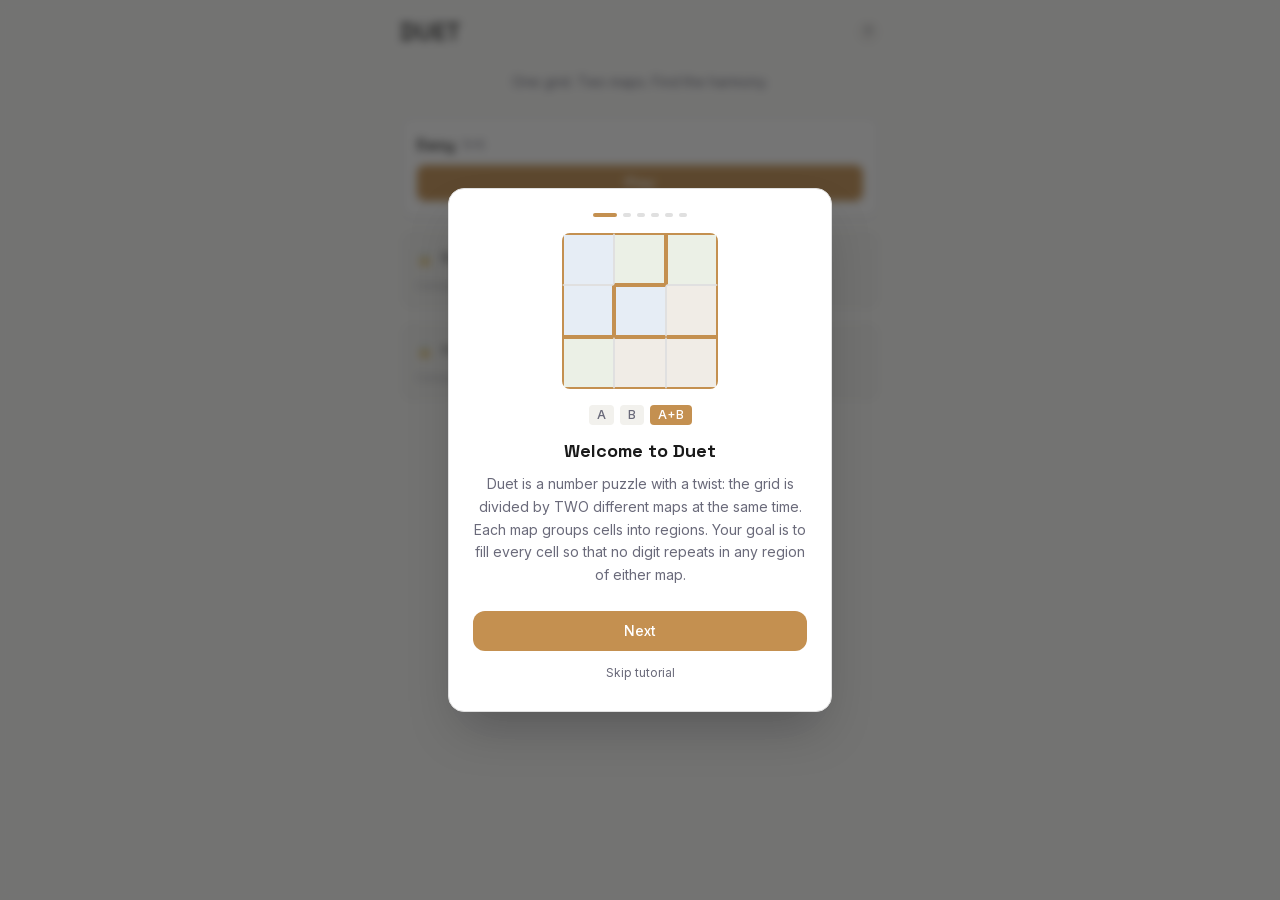
<file: gamelab/duet/index.html>
<!DOCTYPE html><html lang="en" class="__variable_bf77a3 __variable_1d3c8f __variable_8ed62b"><head><meta charSet="utf-8"/><meta name="viewport" content="width=device-width, initial-scale=1, maximum-scale=1, user-scalable=no"/><link rel="preload" href="/gamelab/duet/_next/static/media/36966cca54120369-s.p.woff2" as="font" crossorigin="" type="font/woff2"/><link rel="preload" href="/gamelab/duet/_next/static/media/558ca1a6aa3cb55e-s.p.woff2" as="font" crossorigin="" type="font/woff2"/><link rel="preload" href="/gamelab/duet/_next/static/media/e4af272ccee01ff0-s.p.woff2" as="font" crossorigin="" type="font/woff2"/><link rel="stylesheet" href="/gamelab/duet/_next/static/css/cf4494d61d04c9b7.css" data-precedence="next"/><link rel="stylesheet" href="/gamelab/duet/_next/static/css/7f435b7aa79ef802.css" data-precedence="next"/><link rel="preload" as="script" fetchPriority="low" href="/gamelab/duet/_next/static/chunks/webpack-670fe4984058654d.js"/><script src="/gamelab/duet/_next/static/chunks/fd9d1056-88c8a1669018f964.js" async=""></script><script src="/gamelab/duet/_next/static/chunks/117-670d61fbdc94b67d.js" async=""></script><script src="/gamelab/duet/_next/static/chunks/main-app-260e43dd391b2443.js" async=""></script><script src="/gamelab/duet/_next/static/chunks/app/page-7b486ab6f0125830.js" async=""></script><script src="/gamelab/duet/_next/static/chunks/app/error-42ed83bc1e8e3211.js" async=""></script><link rel="apple-touch-icon" href="/gamelab/duet/icon-192.png"/><meta name="theme-color" content="#FAFAF8"/><title>Duet - Daily Dual Logic Puzzle</title><meta name="description" content="One grid. Two maps. Find the harmony."/><link rel="manifest" href="/gamelab/duet/manifest.json" crossorigin="use-credentials"/><meta name="apple-mobile-web-app-capable" content="yes"/><meta name="apple-mobile-web-app-title" content="Duet"/><meta name="apple-mobile-web-app-status-bar-style" content="default"/><meta name="next-size-adjust"/><script>!function(t,e){var o,n,p,r;e.__SV||(window.posthog=e,e._i=[],e.init=function(i,s,a){function g(t,e){var o=e.split(".");2==o.length&&(t=t[o[0]],e=o[1]),t[e]=function(){t.push([e].concat(Array.prototype.slice.call(arguments,0)))}}(p=t.createElement("script")).type="text/javascript",p.async=!0,p.src=s.api_host.replace(".i.posthog.com","-assets.i.posthog.com")+"/static/array.js",(r=t.getElementsByTagName("script")[0]).parentNode.insertBefore(p,r);var u=e;for(void 0!==a?u=e[a]=[]:a="posthog",u.people=u.people||[],u.toString=function(t){var e="posthog";return"posthog"!==a&&(e+="."+a),t||(e+=" (stub)"),e},u.people.toString=function(){return u.toString(1)+".people (stub)"},o="init capture register register_once register_for_session unregister unregister_for_session getFeatureFlag getFeatureFlagPayload isFeatureEnabled reloadFeatureFlags updateEarlyAccessFeatureEnrollment getEarlyAccessFeatures on onFeatureFlags onSessionId getSurveys getActiveMatchingSurveys renderSurvey canRenderSurvey identify setPersonProperties group resetGroups setPersonPropertiesForFlags resetPersonPropertiesForFlags setGroupPropertiesForFlags resetGroupPropertiesForFlags reset get_distinct_id getGroups get_session_id get_session_replay_url alias set_config startSessionRecording stopSessionRecording sessionRecordingStarted captureException loadToolbar get_property getSessionProperty createPersonProfile opt_in_capturing opt_out_capturing has_opted_in_capturing has_opted_out_capturing clear_opt_in_out_capturing debug getPageviewId".split(" "),n=0;n<o.length;n++)g(u,o[n]);e._i.push([i,s,a])},e.__SV=1)}(document,window.posthog||[]);posthog.init('phc_qFE68PFJyqK6HNWS3zgWScgKWgVPPS3RkLvzmVrAcDYU',{api_host:'https://us.i.posthog.com',person_profiles:'identified_only',autocapture:false});</script><script src="/gamelab/duet/_next/static/chunks/polyfills-42372ed130431b0a.js" noModule=""></script></head><body class="min-h-screen bg-[#FAFAF8] text-[#1A1A1A] font-body antialiased"><div class="max-w-lg mx-auto px-4 py-4 min-h-screen flex flex-col"><div class="flex-1 flex flex-col items-center justify-center gap-3"><div class="w-8 h-8 border-3 border-[#C49050] border-t-transparent rounded-full animate-spin"></div></div></div><script>window.addEventListener('error',function(e){if(e.message&&(e.message.indexOf('Loading chunk')!==-1||e.message.indexOf('Failed to fetch')!==-1)){if(!sessionStorage.getItem('chunk-reload')){sessionStorage.setItem('chunk-reload','1');window.location.reload()}}})</script><script src="/gamelab/duet/_next/static/chunks/webpack-670fe4984058654d.js" async=""></script><script>(self.__next_f=self.__next_f||[]).push([0]);self.__next_f.push([2,null])</script><script>self.__next_f.push([1,"1:HL[\"/gamelab/duet/_next/static/media/36966cca54120369-s.p.woff2\",\"font\",{\"crossOrigin\":\"\",\"type\":\"font/woff2\"}]\n2:HL[\"/gamelab/duet/_next/static/media/558ca1a6aa3cb55e-s.p.woff2\",\"font\",{\"crossOrigin\":\"\",\"type\":\"font/woff2\"}]\n3:HL[\"/gamelab/duet/_next/static/media/e4af272ccee01ff0-s.p.woff2\",\"font\",{\"crossOrigin\":\"\",\"type\":\"font/woff2\"}]\n4:HL[\"/gamelab/duet/_next/static/css/cf4494d61d04c9b7.css\",\"style\"]\n5:HL[\"/gamelab/duet/_next/static/css/7f435b7aa79ef802.css\",\"style\"]\n"])</script><script>self.__next_f.push([1,"6:I[2846,[],\"\"]\n8:I[9107,[],\"ClientPageRoot\"]\n9:I[4180,[\"931\",\"static/chunks/app/page-7b486ab6f0125830.js\"],\"default\",1]\nb:I[4707,[],\"\"]\nc:I[376,[\"601\",\"static/chunks/app/error-42ed83bc1e8e3211.js\"],\"default\"]\nd:I[6423,[],\"\"]\nf:I[1060,[],\"\"]\na:T6ef,!function(t,e){var o,n,p,r;e.__SV||(window.posthog=e,e._i=[],e.init=function(i,s,a){function g(t,e){var o=e.split(\".\");2==o.length\u0026\u0026(t=t[o[0]],e=o[1]),t[e]=function(){t.push([e].concat(Array.prototype.slice.call(arguments,0)))}}(p=t.createElement(\"script\")).type=\"text/javascript\",p.async=!0,p.src=s.api_host.replace(\".i.posthog.com\",\"-assets.i.posthog.com\")+\"/static/array.js\",(r=t.getElementsByTagName(\"script\")[0]).parentNode.insertBefore(p,r);var u=e;for(void 0!==a?u=e[a]=[]:a=\"posthog\",u.people=u.people||[],u.toString=function(t){var e=\"posthog\";return\"posthog\"!==a\u0026\u0026(e+=\".\"+a),t||(e+=\" (stub)\"),e},u.people.toString=function(){return u.toString(1)+\".people (stub)\"},o=\"init capture register register_once register_for_session unregister unregister_for_session getFeatureFlag getFeatureFlagPayload isFeatureEnabled reloadFeatureFlags updateEarlyAccessFeatureEnrollment getEarlyAccessFeatures on onFeatureFlags onSessionId getSurveys getActiveMatchingSurveys renderSurvey canRenderSurvey identify setPersonProperties group resetGroups setPersonPropertiesForFlags resetPersonPropertiesForFlags setGroupPropertiesForFlags resetGroupPropertiesForFlags reset get_distinct_id getGroups get_session_id get_session_replay_url alias set_config startSessionRecording stopSessionRecording sessionRecordingStarted captureException loadToolbar get_property getSessionProperty createPersonProfile opt_in_capturing opt_out_capturing has_opted_in_capturing has_opted_out_capturing clear_opt_in_out_capturing debug getPageviewId\".split(\" \"),n=0;n\u003co.length;n++)g(u,o[n]);e._i.push([i,s,a])},e.__SV=1)}(document,window.posthog||[]);posthog.init('phc_qFE68PFJyqK6HNWS3zgWScgKWgVPPS3RkLvzmVrAcDYU',{api_host:'https://us.i.posthog.com',person_profiles:'identified_only',autocapture:false});10:[]\n"])</script><script>self.__next_f.push([1,"0:[\"$\",\"$L6\",null,{\"buildId\":\"_I_P8MTLT084NsGuQ7eW0\",\"assetPrefix\":\"/gamelab/duet\",\"urlParts\":[\"\",\"\"],\"initialTree\":[\"\",{\"children\":[\"__PAGE__\",{}]},\"$undefined\",\"$undefined\",true],\"initialSeedData\":[\"\",{\"children\":[\"__PAGE__\",{},[[\"$L7\",[\"$\",\"$L8\",null,{\"props\":{\"params\":{},\"searchParams\":{}},\"Component\":\"$9\"}],null],null],null]},[[[[\"$\",\"link\",\"0\",{\"rel\":\"stylesheet\",\"href\":\"/gamelab/duet/_next/static/css/cf4494d61d04c9b7.css\",\"precedence\":\"next\",\"crossOrigin\":\"$undefined\"}],[\"$\",\"link\",\"1\",{\"rel\":\"stylesheet\",\"href\":\"/gamelab/duet/_next/static/css/7f435b7aa79ef802.css\",\"precedence\":\"next\",\"crossOrigin\":\"$undefined\"}]],[\"$\",\"html\",null,{\"lang\":\"en\",\"className\":\"__variable_bf77a3 __variable_1d3c8f __variable_8ed62b\",\"children\":[[\"$\",\"head\",null,{\"children\":[[\"$\",\"link\",null,{\"rel\":\"apple-touch-icon\",\"href\":\"/gamelab/duet/icon-192.png\"}],[\"$\",\"script\",null,{\"dangerouslySetInnerHTML\":{\"__html\":\"$a\"}}]]}],[\"$\",\"body\",null,{\"className\":\"min-h-screen bg-[#FAFAF8] text-[#1A1A1A] font-body antialiased\",\"children\":[[\"$\",\"div\",null,{\"className\":\"max-w-lg mx-auto px-4 py-4 min-h-screen flex flex-col\",\"children\":[\"$\",\"$Lb\",null,{\"parallelRouterKey\":\"children\",\"segmentPath\":[\"children\"],\"error\":\"$c\",\"errorStyles\":[],\"errorScripts\":[],\"template\":[\"$\",\"$Ld\",null,{}],\"templateStyles\":\"$undefined\",\"templateScripts\":\"$undefined\",\"notFound\":[[\"$\",\"title\",null,{\"children\":\"404: This page could not be found.\"}],[\"$\",\"div\",null,{\"style\":{\"fontFamily\":\"system-ui,\\\"Segoe UI\\\",Roboto,Helvetica,Arial,sans-serif,\\\"Apple Color Emoji\\\",\\\"Segoe UI Emoji\\\"\",\"height\":\"100vh\",\"textAlign\":\"center\",\"display\":\"flex\",\"flexDirection\":\"column\",\"alignItems\":\"center\",\"justifyContent\":\"center\"},\"children\":[\"$\",\"div\",null,{\"children\":[[\"$\",\"style\",null,{\"dangerouslySetInnerHTML\":{\"__html\":\"body{color:#000;background:#fff;margin:0}.next-error-h1{border-right:1px solid rgba(0,0,0,.3)}@media (prefers-color-scheme:dark){body{color:#fff;background:#000}.next-error-h1{border-right:1px solid rgba(255,255,255,.3)}}\"}}],[\"$\",\"h1\",null,{\"className\":\"next-error-h1\",\"style\":{\"display\":\"inline-block\",\"margin\":\"0 20px 0 0\",\"padding\":\"0 23px 0 0\",\"fontSize\":24,\"fontWeight\":500,\"verticalAlign\":\"top\",\"lineHeight\":\"49px\"},\"children\":\"404\"}],[\"$\",\"div\",null,{\"style\":{\"display\":\"inline-block\"},\"children\":[\"$\",\"h2\",null,{\"style\":{\"fontSize\":14,\"fontWeight\":400,\"lineHeight\":\"49px\",\"margin\":0},\"children\":\"This page could not be found.\"}]}]]}]}]],\"notFoundStyles\":[]}]}],[\"$\",\"script\",null,{\"dangerouslySetInnerHTML\":{\"__html\":\"window.addEventListener('error',function(e){if(e.message\u0026\u0026(e.message.indexOf('Loading chunk')!==-1||e.message.indexOf('Failed to fetch')!==-1)){if(!sessionStorage.getItem('chunk-reload')){sessionStorage.setItem('chunk-reload','1');window.location.reload()}}})\"}}]]}]]}]],null],null],\"couldBeIntercepted\":false,\"initialHead\":[null,\"$Le\"],\"globalErrorComponent\":\"$f\",\"missingSlots\":\"$W10\"}]\n"])</script><script>self.__next_f.push([1,"e:[[\"$\",\"meta\",\"0\",{\"name\":\"viewport\",\"content\":\"width=device-width, initial-scale=1, maximum-scale=1, user-scalable=no\"}],[\"$\",\"meta\",\"1\",{\"name\":\"theme-color\",\"content\":\"#FAFAF8\"}],[\"$\",\"meta\",\"2\",{\"charSet\":\"utf-8\"}],[\"$\",\"title\",\"3\",{\"children\":\"Duet - Daily Dual Logic Puzzle\"}],[\"$\",\"meta\",\"4\",{\"name\":\"description\",\"content\":\"One grid. Two maps. Find the harmony.\"}],[\"$\",\"link\",\"5\",{\"rel\":\"manifest\",\"href\":\"/gamelab/duet/manifest.json\",\"crossOrigin\":\"use-credentials\"}],[\"$\",\"meta\",\"6\",{\"name\":\"apple-mobile-web-app-capable\",\"content\":\"yes\"}],[\"$\",\"meta\",\"7\",{\"name\":\"apple-mobile-web-app-title\",\"content\":\"Duet\"}],[\"$\",\"meta\",\"8\",{\"name\":\"apple-mobile-web-app-status-bar-style\",\"content\":\"default\"}],[\"$\",\"meta\",\"9\",{\"name\":\"next-size-adjust\"}]]\n7:null\n"])</script></body></html>
</file>
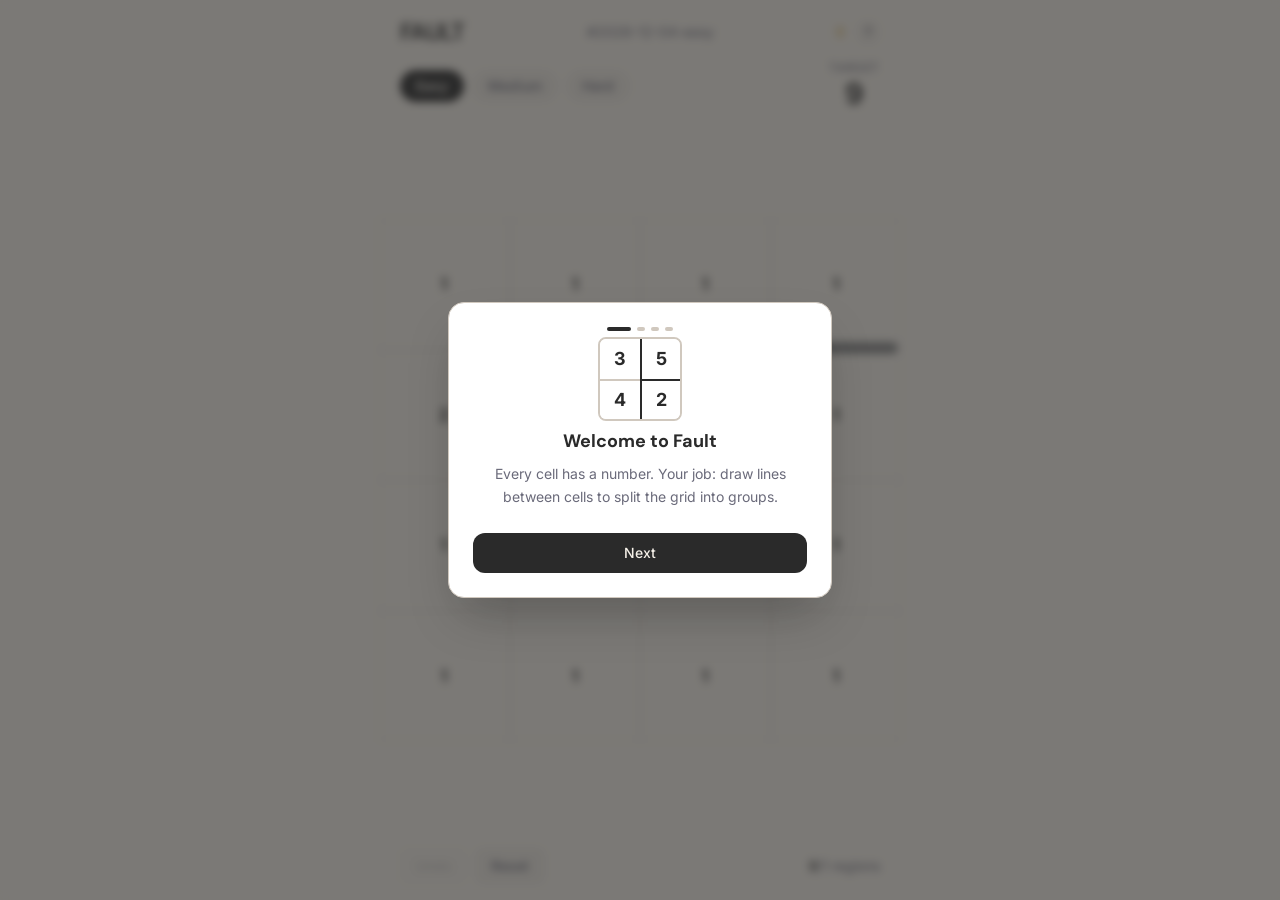
<file: gamelab/fault/index.html>
<!DOCTYPE html><html lang="en"><head><meta charSet="utf-8"/><meta name="viewport" content="width=device-width, initial-scale=1, maximum-scale=1, user-scalable=no"/><link rel="stylesheet" href="/gamelab/fault/_next/static/css/0beecc9c73c3875f.css" data-precedence="next"/><link rel="preload" as="script" fetchPriority="low" href="/gamelab/fault/_next/static/chunks/webpack-a521b57de712baed.js"/><script src="/gamelab/fault/_next/static/chunks/fd9d1056-68e467d62275dbed.js" async=""></script><script src="/gamelab/fault/_next/static/chunks/117-2748a18e141e6c5a.js" async=""></script><script src="/gamelab/fault/_next/static/chunks/main-app-0b07cf4c77b3b31e.js" async=""></script><script src="/gamelab/fault/_next/static/chunks/app/page-db23435ce591fadf.js" async=""></script><script src="/gamelab/fault/_next/static/chunks/app/layout-e1b353262dba99a5.js" async=""></script><link rel="apple-touch-icon" href="/gamelab/fault/icon-192.png"/><meta name="theme-color" content="#F5F0E8"/><title>Fault - Daily Partition Puzzle</title><meta name="description" content="Draw the lines. Split the numbers. Build today&#x27;s pattern."/><link rel="manifest" href="/gamelab/fault/manifest.json" crossorigin="use-credentials"/><meta name="apple-mobile-web-app-capable" content="yes"/><meta name="apple-mobile-web-app-title" content="Fault"/><meta name="apple-mobile-web-app-status-bar-style" content="default"/><link href="https://fonts.googleapis.com/css2?family=DM+Sans:wght@400;500;600;700&amp;family=DM+Serif+Display&amp;family=Inter:wght@400;500;600&amp;family=JetBrains+Mono:wght@400;600;700&amp;display=swap" rel="stylesheet"/><script src="/gamelab/fault/_next/static/chunks/polyfills-42372ed130431b0a.js" noModule=""></script><script>!function(t,e){var o,n,p,r;e.__SV||(window.posthog=e,e._i=[],e.init=function(i,s,a){function g(t,e){var o=e.split(".");2==o.length&&(t=t[o[0]],e=o[1]),t[e]=function(){t.push([e].concat(Array.prototype.slice.call(arguments,0)))}}(p=t.createElement("script")).type="text/javascript",p.async=!0,p.src=s.api_host.replace(".i.posthog.com","-assets.i.posthog.com")+"/static/array.js",(r=t.getElementsByTagName("script")[0]).parentNode.insertBefore(p,r);var u=e;for(void 0!==a?u=e[a]=[]:a="posthog",u.people=u.people||[],u.toString=function(t){var e="posthog";return"posthog"!==a&&(e+="."+a),t||(e+=" (stub)"),e},u.people.toString=function(){return u.toString(1)+".people (stub)"},o="init capture register register_once register_for_session unregister unregister_for_session getFeatureFlag getFeatureFlagPayload isFeatureEnabled reloadFeatureFlags updateEarlyAccessFeatureEnrollment getEarlyAccessFeatures on onFeatureFlags onSessionId getSurveys getActiveMatchingSurveys renderSurvey canRenderSurvey identify setPersonProperties group resetGroups setPersonPropertiesForFlags resetPersonPropertiesForFlags setGroupPropertiesForFlags resetGroupPropertiesForFlags reset get_distinct_id getGroups get_session_id get_session_replay_url alias set_config startSessionRecording stopSessionRecording sessionRecordingStarted captureException loadToolbar get_property getSessionProperty createPersonProfile opt_in_capturing opt_out_capturing has_opted_in_capturing has_opted_out_capturing clear_opt_in_out_capturing debug getPageviewId".split(" "),n=0;n<o.length;n++)g(u,o[n]);e._i.push([i,s,a])},e.__SV=1)}(document,window.posthog||[]);posthog.init('phc_qFE68PFJyqK6HNWS3zgWScgKWgVPPS3RkLvzmVrAcDYU',{api_host:'https://us.i.posthog.com',person_profiles:'identified_only'});</script>
</head><body class="min-h-screen bg-[#F5F0E8] text-[#2A2A2A] font-body antialiased"><div class="max-w-lg mx-auto px-4 py-4 min-h-screen flex flex-col"><div class="flex-1 flex items-center justify-center"><div class="text-[#6A6A7A]">Loading...</div></div></div><script>if('serviceWorker' in navigator){navigator.serviceWorker.register('/gamelab/fault/sw.js').catch(()=>{});}</script><script src="/gamelab/fault/_next/static/chunks/webpack-a521b57de712baed.js" async=""></script><script>(self.__next_f=self.__next_f||[]).push([0]);self.__next_f.push([2,null])</script><script>self.__next_f.push([1,"1:HL[\"/gamelab/fault/_next/static/css/0beecc9c73c3875f.css\",\"style\"]\n"])</script><script>self.__next_f.push([1,"2:I[2846,[],\"\"]\n4:I[9107,[],\"ClientPageRoot\"]\n5:I[7147,[\"931\",\"static/chunks/app/page-db23435ce591fadf.js\"],\"default\",1]\n6:I[3285,[\"185\",\"static/chunks/app/layout-e1b353262dba99a5.js\"],\"default\"]\n7:I[4707,[],\"\"]\n8:I[6423,[],\"\"]\na:I[1060,[],\"\"]\nb:[]\n"])</script><script>self.__next_f.push([1,"0:[\"$\",\"$L2\",null,{\"buildId\":\"I70BVKNu6hGFVKrcG2O5U\",\"assetPrefix\":\"/gamelab/fault\",\"urlParts\":[\"\",\"\"],\"initialTree\":[\"\",{\"children\":[\"__PAGE__\",{}]},\"$undefined\",\"$undefined\",true],\"initialSeedData\":[\"\",{\"children\":[\"__PAGE__\",{},[[\"$L3\",[\"$\",\"$L4\",null,{\"props\":{\"params\":{},\"searchParams\":{}},\"Component\":\"$5\"}],null],null],null]},[[[[\"$\",\"link\",\"0\",{\"rel\":\"stylesheet\",\"href\":\"/gamelab/fault/_next/static/css/0beecc9c73c3875f.css\",\"precedence\":\"next\",\"crossOrigin\":\"$undefined\"}]],[\"$\",\"html\",null,{\"lang\":\"en\",\"children\":[[\"$\",\"head\",null,{\"children\":[[\"$\",\"link\",null,{\"href\":\"https://fonts.googleapis.com/css2?family=DM+Sans:wght@400;500;600;700\u0026family=DM+Serif+Display\u0026family=Inter:wght@400;500;600\u0026family=JetBrains+Mono:wght@400;600;700\u0026display=swap\",\"rel\":\"stylesheet\"}],[\"$\",\"link\",null,{\"rel\":\"apple-touch-icon\",\"href\":\"/gamelab/fault/icon-192.png\"}]]}],[\"$\",\"body\",null,{\"className\":\"min-h-screen bg-[#F5F0E8] text-[#2A2A2A] font-body antialiased\",\"children\":[[\"$\",\"$L6\",null,{\"children\":[\"$\",\"div\",null,{\"className\":\"max-w-lg mx-auto px-4 py-4 min-h-screen flex flex-col\",\"children\":[\"$\",\"$L7\",null,{\"parallelRouterKey\":\"children\",\"segmentPath\":[\"children\"],\"error\":\"$undefined\",\"errorStyles\":\"$undefined\",\"errorScripts\":\"$undefined\",\"template\":[\"$\",\"$L8\",null,{}],\"templateStyles\":\"$undefined\",\"templateScripts\":\"$undefined\",\"notFound\":[[\"$\",\"title\",null,{\"children\":\"404: This page could not be found.\"}],[\"$\",\"div\",null,{\"style\":{\"fontFamily\":\"system-ui,\\\"Segoe UI\\\",Roboto,Helvetica,Arial,sans-serif,\\\"Apple Color Emoji\\\",\\\"Segoe UI Emoji\\\"\",\"height\":\"100vh\",\"textAlign\":\"center\",\"display\":\"flex\",\"flexDirection\":\"column\",\"alignItems\":\"center\",\"justifyContent\":\"center\"},\"children\":[\"$\",\"div\",null,{\"children\":[[\"$\",\"style\",null,{\"dangerouslySetInnerHTML\":{\"__html\":\"body{color:#000;background:#fff;margin:0}.next-error-h1{border-right:1px solid rgba(0,0,0,.3)}@media (prefers-color-scheme:dark){body{color:#fff;background:#000}.next-error-h1{border-right:1px solid rgba(255,255,255,.3)}}\"}}],[\"$\",\"h1\",null,{\"className\":\"next-error-h1\",\"style\":{\"display\":\"inline-block\",\"margin\":\"0 20px 0 0\",\"padding\":\"0 23px 0 0\",\"fontSize\":24,\"fontWeight\":500,\"verticalAlign\":\"top\",\"lineHeight\":\"49px\"},\"children\":\"404\"}],[\"$\",\"div\",null,{\"style\":{\"display\":\"inline-block\"},\"children\":[\"$\",\"h2\",null,{\"style\":{\"fontSize\":14,\"fontWeight\":400,\"lineHeight\":\"49px\",\"margin\":0},\"children\":\"This page could not be found.\"}]}]]}]}]],\"notFoundStyles\":[]}]}]}],[\"$\",\"script\",null,{\"dangerouslySetInnerHTML\":{\"__html\":\"if('serviceWorker' in navigator){navigator.serviceWorker.register('/gamelab/fault/sw.js').catch(()=\u003e{});}\"}}]]}]]}]],null],null],\"couldBeIntercepted\":false,\"initialHead\":[null,\"$L9\"],\"globalErrorComponent\":\"$a\",\"missingSlots\":\"$Wb\"}]\n"])</script><script>self.__next_f.push([1,"9:[[\"$\",\"meta\",\"0\",{\"name\":\"viewport\",\"content\":\"width=device-width, initial-scale=1, maximum-scale=1, user-scalable=no\"}],[\"$\",\"meta\",\"1\",{\"name\":\"theme-color\",\"content\":\"#F5F0E8\"}],[\"$\",\"meta\",\"2\",{\"charSet\":\"utf-8\"}],[\"$\",\"title\",\"3\",{\"children\":\"Fault - Daily Partition Puzzle\"}],[\"$\",\"meta\",\"4\",{\"name\":\"description\",\"content\":\"Draw the lines. Split the numbers. Build today's pattern.\"}],[\"$\",\"link\",\"5\",{\"rel\":\"manifest\",\"href\":\"/gamelab/fault/manifest.json\",\"crossOrigin\":\"use-credentials\"}],[\"$\",\"meta\",\"6\",{\"name\":\"apple-mobile-web-app-capable\",\"content\":\"yes\"}],[\"$\",\"meta\",\"7\",{\"name\":\"apple-mobile-web-app-title\",\"content\":\"Fault\"}],[\"$\",\"meta\",\"8\",{\"name\":\"apple-mobile-web-app-status-bar-style\",\"content\":\"default\"}]]\n3:null\n"])</script></body></html>
</file>
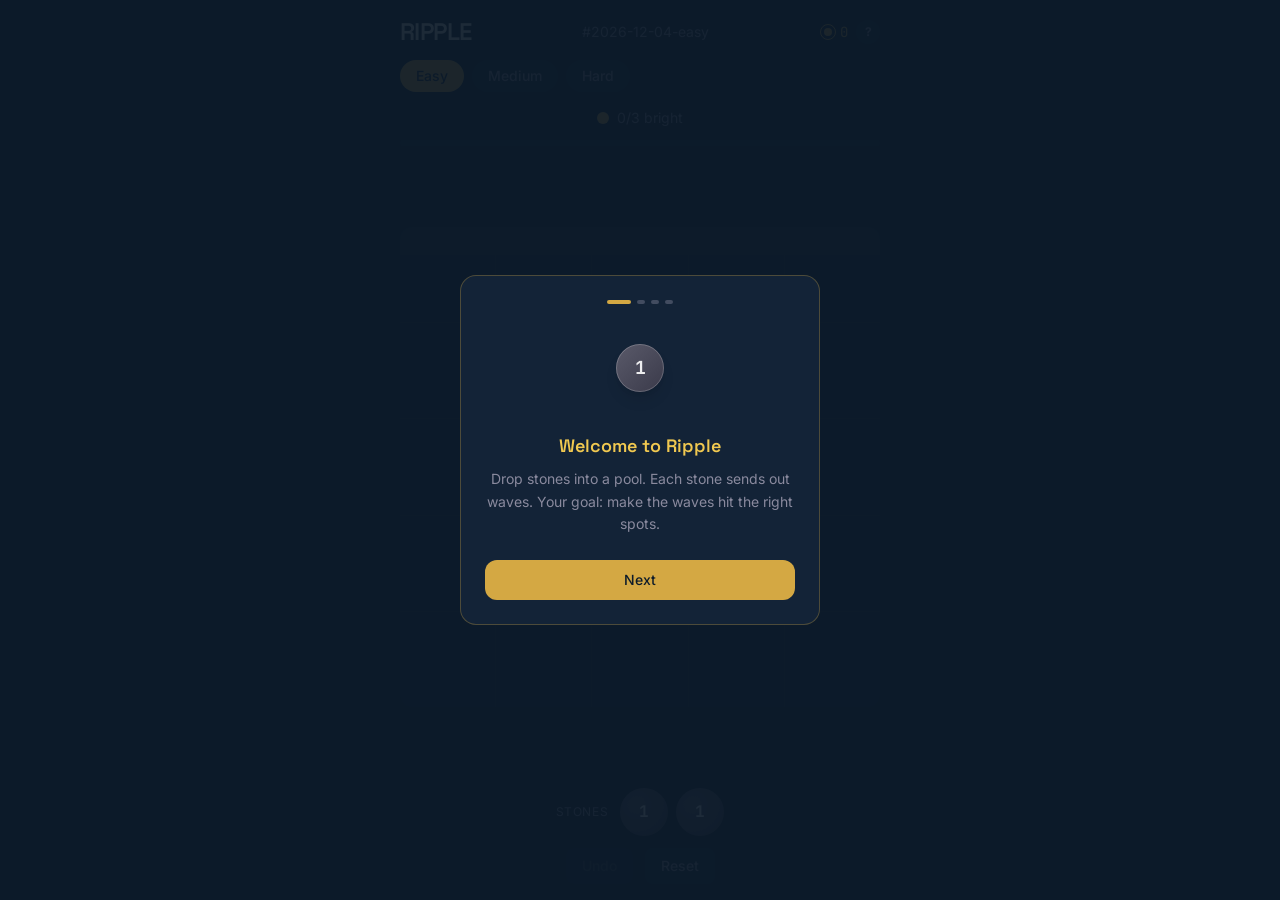
<file: gamelab/ripple/index.html>
<!DOCTYPE html><html lang="en" class="dark"><head><meta charSet="utf-8"/><meta name="viewport" content="width=device-width, initial-scale=1, maximum-scale=1, user-scalable=no"/><link rel="stylesheet" href="/gamelab/ripple/_next/static/css/f473250d3a2ba511.css" data-precedence="next"/><link rel="preload" as="script" fetchPriority="low" href="/gamelab/ripple/_next/static/chunks/webpack-03c4dd771e3c7b2a.js"/><script src="/gamelab/ripple/_next/static/chunks/fd9d1056-88c8a1669018f964.js" async=""></script><script src="/gamelab/ripple/_next/static/chunks/117-d099ff3c8222f7e1.js" async=""></script><script src="/gamelab/ripple/_next/static/chunks/main-app-4a8789944ebf5a18.js" async=""></script><script src="/gamelab/ripple/_next/static/chunks/app/page-5f0bea50affe07d9.js" async=""></script><link rel="apple-touch-icon" href="/gamelab/ripple/icon-192.png"/><meta name="theme-color" content="#0D1B2A"/><title>Ripple - Daily Wave Puzzle</title><meta name="description" content="Drop stones. Watch waves. Match the pattern."/><link rel="manifest" href="/gamelab/ripple/manifest.json" crossorigin="use-credentials"/><meta name="apple-mobile-web-app-capable" content="yes"/><meta name="apple-mobile-web-app-title" content="Ripple"/><meta name="apple-mobile-web-app-status-bar-style" content="black-translucent"/><link href="https://fonts.googleapis.com/css2?family=Space+Grotesk:wght@400;500;600;700&amp;family=Inter:wght@400;500;600&amp;family=JetBrains+Mono:wght@400;600;700&amp;display=swap" rel="stylesheet"/><script src="/gamelab/ripple/_next/static/chunks/polyfills-42372ed130431b0a.js" noModule=""></script><script>!function(t,e){var o,n,p,r;e.__SV||(window.posthog=e,e._i=[],e.init=function(i,s,a){function g(t,e){var o=e.split(".");2==o.length&&(t=t[o[0]],e=o[1]),t[e]=function(){t.push([e].concat(Array.prototype.slice.call(arguments,0)))}}(p=t.createElement("script")).type="text/javascript",p.async=!0,p.src=s.api_host.replace(".i.posthog.com","-assets.i.posthog.com")+"/static/array.js",(r=t.getElementsByTagName("script")[0]).parentNode.insertBefore(p,r);var u=e;for(void 0!==a?u=e[a]=[]:a="posthog",u.people=u.people||[],u.toString=function(t){var e="posthog";return"posthog"!==a&&(e+="."+a),t||(e+=" (stub)"),e},u.people.toString=function(){return u.toString(1)+".people (stub)"},o="init capture register register_once register_for_session unregister unregister_for_session getFeatureFlag getFeatureFlagPayload isFeatureEnabled reloadFeatureFlags updateEarlyAccessFeatureEnrollment getEarlyAccessFeatures on onFeatureFlags onSessionId getSurveys getActiveMatchingSurveys renderSurvey canRenderSurvey identify setPersonProperties group resetGroups setPersonPropertiesForFlags resetPersonPropertiesForFlags setGroupPropertiesForFlags resetGroupPropertiesForFlags reset get_distinct_id getGroups get_session_id get_session_replay_url alias set_config startSessionRecording stopSessionRecording sessionRecordingStarted captureException loadToolbar get_property getSessionProperty createPersonProfile opt_in_capturing opt_out_capturing has_opted_in_capturing has_opted_out_capturing clear_opt_in_out_capturing debug getPageviewId".split(" "),n=0;n<o.length;n++)g(u,o[n]);e._i.push([i,s,a])},e.__SV=1)}(document,window.posthog||[]);posthog.init('phc_qFE68PFJyqK6HNWS3zgWScgKWgVPPS3RkLvzmVrAcDYU',{api_host:'https://us.i.posthog.com',person_profiles:'identified_only'});</script>
</head><body class="min-h-screen bg-[#0D1B2A] text-[#E8E4DC] font-body antialiased"><div class="max-w-lg mx-auto px-4 py-4 min-h-screen flex flex-col"><div class="flex-1 flex items-center justify-center"><div class="text-[#8A8A9E]">Loading...</div></div></div><script src="/gamelab/ripple/_next/static/chunks/webpack-03c4dd771e3c7b2a.js" async=""></script><script>(self.__next_f=self.__next_f||[]).push([0]);self.__next_f.push([2,null])</script><script>self.__next_f.push([1,"1:HL[\"/gamelab/ripple/_next/static/css/f473250d3a2ba511.css\",\"style\"]\n"])</script><script>self.__next_f.push([1,"2:I[2846,[],\"\"]\n4:I[9107,[],\"ClientPageRoot\"]\n5:I[7147,[\"931\",\"static/chunks/app/page-5f0bea50affe07d9.js\"],\"default\",1]\n6:I[4707,[],\"\"]\n7:I[6423,[],\"\"]\n9:I[1060,[],\"\"]\na:[]\n"])</script><script>self.__next_f.push([1,"0:[\"$\",\"$L2\",null,{\"buildId\":\"453_SvNDabvSsjP-1qFAL\",\"assetPrefix\":\"/gamelab/ripple\",\"urlParts\":[\"\",\"\"],\"initialTree\":[\"\",{\"children\":[\"__PAGE__\",{}]},\"$undefined\",\"$undefined\",true],\"initialSeedData\":[\"\",{\"children\":[\"__PAGE__\",{},[[\"$L3\",[\"$\",\"$L4\",null,{\"props\":{\"params\":{},\"searchParams\":{}},\"Component\":\"$5\"}],null],null],null]},[[[[\"$\",\"link\",\"0\",{\"rel\":\"stylesheet\",\"href\":\"/gamelab/ripple/_next/static/css/f473250d3a2ba511.css\",\"precedence\":\"next\",\"crossOrigin\":\"$undefined\"}]],[\"$\",\"html\",null,{\"lang\":\"en\",\"className\":\"dark\",\"children\":[[\"$\",\"head\",null,{\"children\":[[\"$\",\"link\",null,{\"href\":\"https://fonts.googleapis.com/css2?family=Space+Grotesk:wght@400;500;600;700\u0026family=Inter:wght@400;500;600\u0026family=JetBrains+Mono:wght@400;600;700\u0026display=swap\",\"rel\":\"stylesheet\"}],[\"$\",\"link\",null,{\"rel\":\"apple-touch-icon\",\"href\":\"/gamelab/ripple/icon-192.png\"}]]}],[\"$\",\"body\",null,{\"className\":\"min-h-screen bg-[#0D1B2A] text-[#E8E4DC] font-body antialiased\",\"children\":[\"$\",\"div\",null,{\"className\":\"max-w-lg mx-auto px-4 py-4 min-h-screen flex flex-col\",\"children\":[\"$\",\"$L6\",null,{\"parallelRouterKey\":\"children\",\"segmentPath\":[\"children\"],\"error\":\"$undefined\",\"errorStyles\":\"$undefined\",\"errorScripts\":\"$undefined\",\"template\":[\"$\",\"$L7\",null,{}],\"templateStyles\":\"$undefined\",\"templateScripts\":\"$undefined\",\"notFound\":[[\"$\",\"title\",null,{\"children\":\"404: This page could not be found.\"}],[\"$\",\"div\",null,{\"style\":{\"fontFamily\":\"system-ui,\\\"Segoe UI\\\",Roboto,Helvetica,Arial,sans-serif,\\\"Apple Color Emoji\\\",\\\"Segoe UI Emoji\\\"\",\"height\":\"100vh\",\"textAlign\":\"center\",\"display\":\"flex\",\"flexDirection\":\"column\",\"alignItems\":\"center\",\"justifyContent\":\"center\"},\"children\":[\"$\",\"div\",null,{\"children\":[[\"$\",\"style\",null,{\"dangerouslySetInnerHTML\":{\"__html\":\"body{color:#000;background:#fff;margin:0}.next-error-h1{border-right:1px solid rgba(0,0,0,.3)}@media (prefers-color-scheme:dark){body{color:#fff;background:#000}.next-error-h1{border-right:1px solid rgba(255,255,255,.3)}}\"}}],[\"$\",\"h1\",null,{\"className\":\"next-error-h1\",\"style\":{\"display\":\"inline-block\",\"margin\":\"0 20px 0 0\",\"padding\":\"0 23px 0 0\",\"fontSize\":24,\"fontWeight\":500,\"verticalAlign\":\"top\",\"lineHeight\":\"49px\"},\"children\":\"404\"}],[\"$\",\"div\",null,{\"style\":{\"display\":\"inline-block\"},\"children\":[\"$\",\"h2\",null,{\"style\":{\"fontSize\":14,\"fontWeight\":400,\"lineHeight\":\"49px\",\"margin\":0},\"children\":\"This page could not be found.\"}]}]]}]}]],\"notFoundStyles\":[]}]}]}]]}]],null],null],\"couldBeIntercepted\":false,\"initialHead\":[null,\"$L8\"],\"globalErrorComponent\":\"$9\",\"missingSlots\":\"$Wa\"}]\n"])</script><script>self.__next_f.push([1,"8:[[\"$\",\"meta\",\"0\",{\"name\":\"viewport\",\"content\":\"width=device-width, initial-scale=1, maximum-scale=1, user-scalable=no\"}],[\"$\",\"meta\",\"1\",{\"name\":\"theme-color\",\"content\":\"#0D1B2A\"}],[\"$\",\"meta\",\"2\",{\"charSet\":\"utf-8\"}],[\"$\",\"title\",\"3\",{\"children\":\"Ripple - Daily Wave Puzzle\"}],[\"$\",\"meta\",\"4\",{\"name\":\"description\",\"content\":\"Drop stones. Watch waves. Match the pattern.\"}],[\"$\",\"link\",\"5\",{\"rel\":\"manifest\",\"href\":\"/gamelab/ripple/manifest.json\",\"crossOrigin\":\"use-credentials\"}],[\"$\",\"meta\",\"6\",{\"name\":\"apple-mobile-web-app-capable\",\"content\":\"yes\"}],[\"$\",\"meta\",\"7\",{\"name\":\"apple-mobile-web-app-title\",\"content\":\"Ripple\"}],[\"$\",\"meta\",\"8\",{\"name\":\"apple-mobile-web-app-status-bar-style\",\"content\":\"black-translucent\"}]]\n3:null\n"])</script></body></html>
</file>
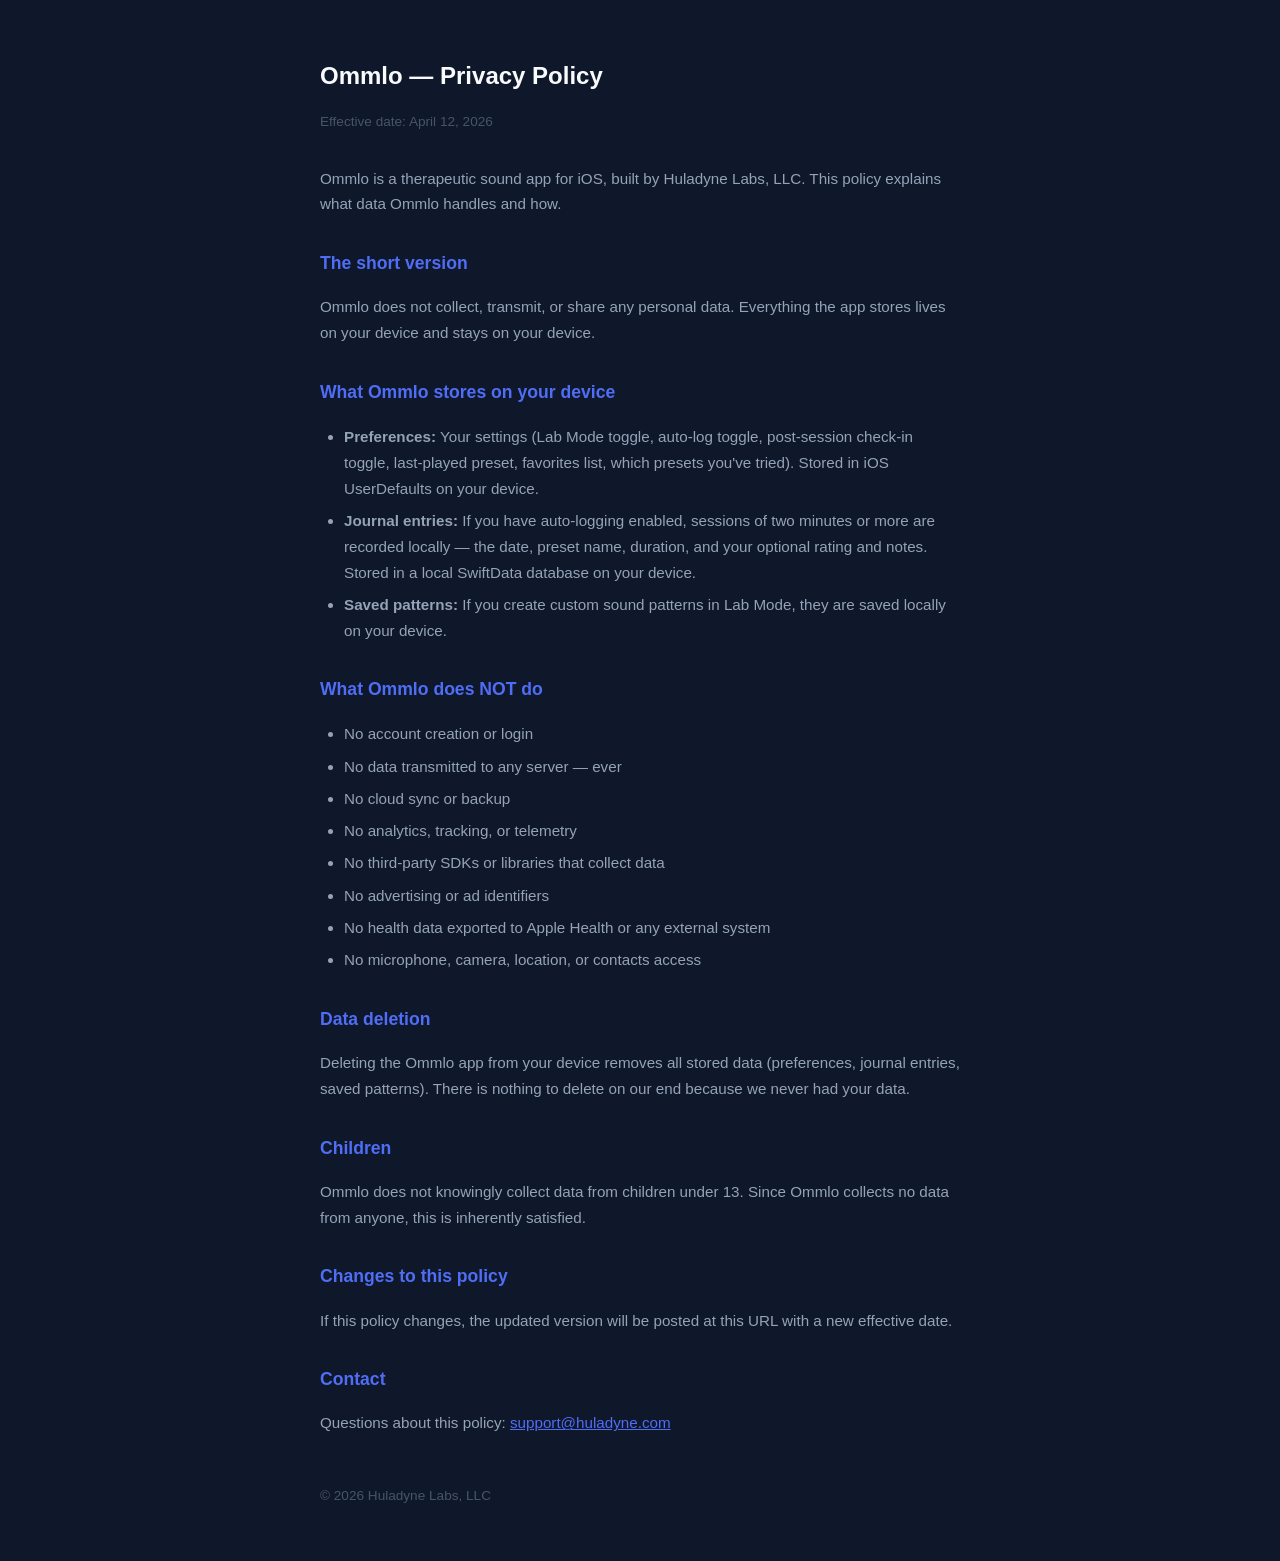
<file: privacy.html>
<!DOCTYPE html>
<html lang="en">
<head>
  <meta charset="UTF-8">
  <meta name="viewport" content="width=device-width, initial-scale=1.0">
  <title>Ommlo — Privacy Policy</title>
  <meta name="description" content="Privacy policy for Ommlo, a therapeutic sound app for iOS by Huladyne Labs.">
  <link rel="icon" type="image/png" sizes="32x32" href="/favicon-32.png">
  <link rel="icon" type="image/png" sizes="16x16" href="/favicon-16.png">
  <style>
    body {
      font-family: -apple-system, BlinkMacSystemFont, 'Segoe UI', Roboto, sans-serif;
      background: #0f172a;
      color: #f8fafc;
      line-height: 1.7;
      margin: 0;
      padding: 40px 20px;
    }
    main {
      max-width: 640px;
      margin: 0 auto;
    }
    h1 {
      font-size: 1.5rem;
      font-weight: 600;
      margin-bottom: 0.5rem;
    }
    h2 {
      font-size: 1.1rem;
      font-weight: 600;
      margin-top: 2rem;
      margin-bottom: 0.5rem;
      color: #4f6df5;
    }
    p, li {
      font-size: 0.95rem;
      color: #94a3b8;
    }
    ul {
      padding-left: 1.5rem;
    }
    li {
      margin-bottom: 0.4rem;
    }
    .date {
      font-size: 0.85rem;
      color: #475569;
      margin-bottom: 2rem;
    }
    a {
      color: #4f6df5;
    }
  </style>
</head>
<body>
  <main>
    <h1>Ommlo — Privacy Policy</h1>
    <p class="date">Effective date: April 12, 2026</p>

    <p>Ommlo is a therapeutic sound app for iOS, built by Huladyne Labs, LLC. This policy explains what data Ommlo handles and how.</p>

    <h2>The short version</h2>
    <p>Ommlo does not collect, transmit, or share any personal data. Everything the app stores lives on your device and stays on your device.</p>

    <h2>What Ommlo stores on your device</h2>
    <ul>
      <li><strong>Preferences:</strong> Your settings (Lab Mode toggle, auto-log toggle, post-session check-in toggle, last-played preset, favorites list, which presets you've tried). Stored in iOS UserDefaults on your device.</li>
      <li><strong>Journal entries:</strong> If you have auto-logging enabled, sessions of two minutes or more are recorded locally — the date, preset name, duration, and your optional rating and notes. Stored in a local SwiftData database on your device.</li>
      <li><strong>Saved patterns:</strong> If you create custom sound patterns in Lab Mode, they are saved locally on your device.</li>
    </ul>

    <h2>What Ommlo does NOT do</h2>
    <ul>
      <li>No account creation or login</li>
      <li>No data transmitted to any server — ever</li>
      <li>No cloud sync or backup</li>
      <li>No analytics, tracking, or telemetry</li>
      <li>No third-party SDKs or libraries that collect data</li>
      <li>No advertising or ad identifiers</li>
      <li>No health data exported to Apple Health or any external system</li>
      <li>No microphone, camera, location, or contacts access</li>
    </ul>

    <h2>Data deletion</h2>
    <p>Deleting the Ommlo app from your device removes all stored data (preferences, journal entries, saved patterns). There is nothing to delete on our end because we never had your data.</p>

    <h2>Children</h2>
    <p>Ommlo does not knowingly collect data from children under 13. Since Ommlo collects no data from anyone, this is inherently satisfied.</p>

    <h2>Changes to this policy</h2>
    <p>If this policy changes, the updated version will be posted at this URL with a new effective date.</p>

    <h2>Contact</h2>
    <p>Questions about this policy: <a href="mailto:support@huladyne.com">support@huladyne.com</a></p>

    <p style="margin-top: 3rem; font-size: 0.85rem; color: #475569;">&copy; 2026 Huladyne Labs, LLC</p>
  </main>
</body>
</html>
</file>
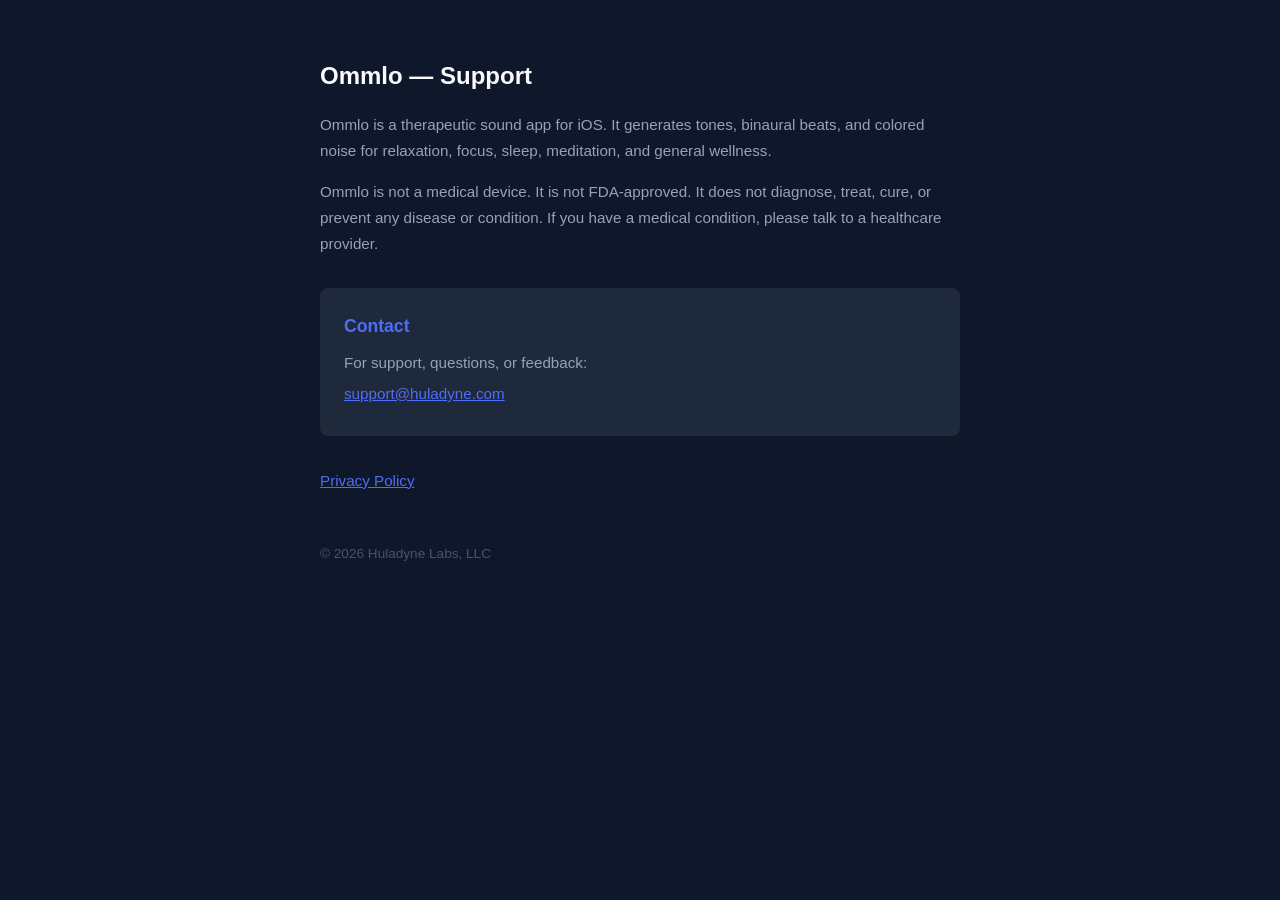
<file: support.html>
<!DOCTYPE html>
<html lang="en">
<head>
  <meta charset="UTF-8">
  <meta name="viewport" content="width=device-width, initial-scale=1.0">
  <title>Ommlo — Support</title>
  <meta name="description" content="Support and contact information for Ommlo, a therapeutic sound app for iOS.">
  <link rel="icon" type="image/png" sizes="32x32" href="/favicon-32.png">
  <link rel="icon" type="image/png" sizes="16x16" href="/favicon-16.png">
  <style>
    body {
      font-family: -apple-system, BlinkMacSystemFont, 'Segoe UI', Roboto, sans-serif;
      background: #0f172a;
      color: #f8fafc;
      line-height: 1.7;
      margin: 0;
      padding: 40px 20px;
    }
    main {
      max-width: 640px;
      margin: 0 auto;
    }
    h1 {
      font-size: 1.5rem;
      font-weight: 600;
      margin-bottom: 0.5rem;
    }
    h2 {
      font-size: 1.1rem;
      font-weight: 600;
      margin-top: 2rem;
      margin-bottom: 0.5rem;
      color: #4f6df5;
    }
    p {
      font-size: 0.95rem;
      color: #94a3b8;
    }
    a {
      color: #4f6df5;
    }
    .contact-box {
      margin-top: 2rem;
      padding: 1.5rem;
      background: #1e293b;
      border-radius: 8px;
    }
    .contact-box p {
      margin: 0.3rem 0;
    }
  </style>
</head>
<body>
  <main>
    <h1>Ommlo — Support</h1>

    <p>Ommlo is a therapeutic sound app for iOS. It generates tones, binaural beats, and colored noise for relaxation, focus, sleep, meditation, and general wellness.</p>

    <p>Ommlo is not a medical device. It is not FDA-approved. It does not diagnose, treat, cure, or prevent any disease or condition. If you have a medical condition, please talk to a healthcare provider.</p>

    <div class="contact-box">
      <h2 style="margin-top: 0;">Contact</h2>
      <p>For support, questions, or feedback:</p>
      <p><a href="mailto:support@huladyne.com">support@huladyne.com</a></p>
    </div>

    <p style="margin-top: 2rem;"><a href="/privacy.html">Privacy Policy</a></p>

    <p style="margin-top: 3rem; font-size: 0.85rem; color: #475569;">&copy; 2026 Huladyne Labs, LLC</p>
  </main>
</body>
</html>
</file>
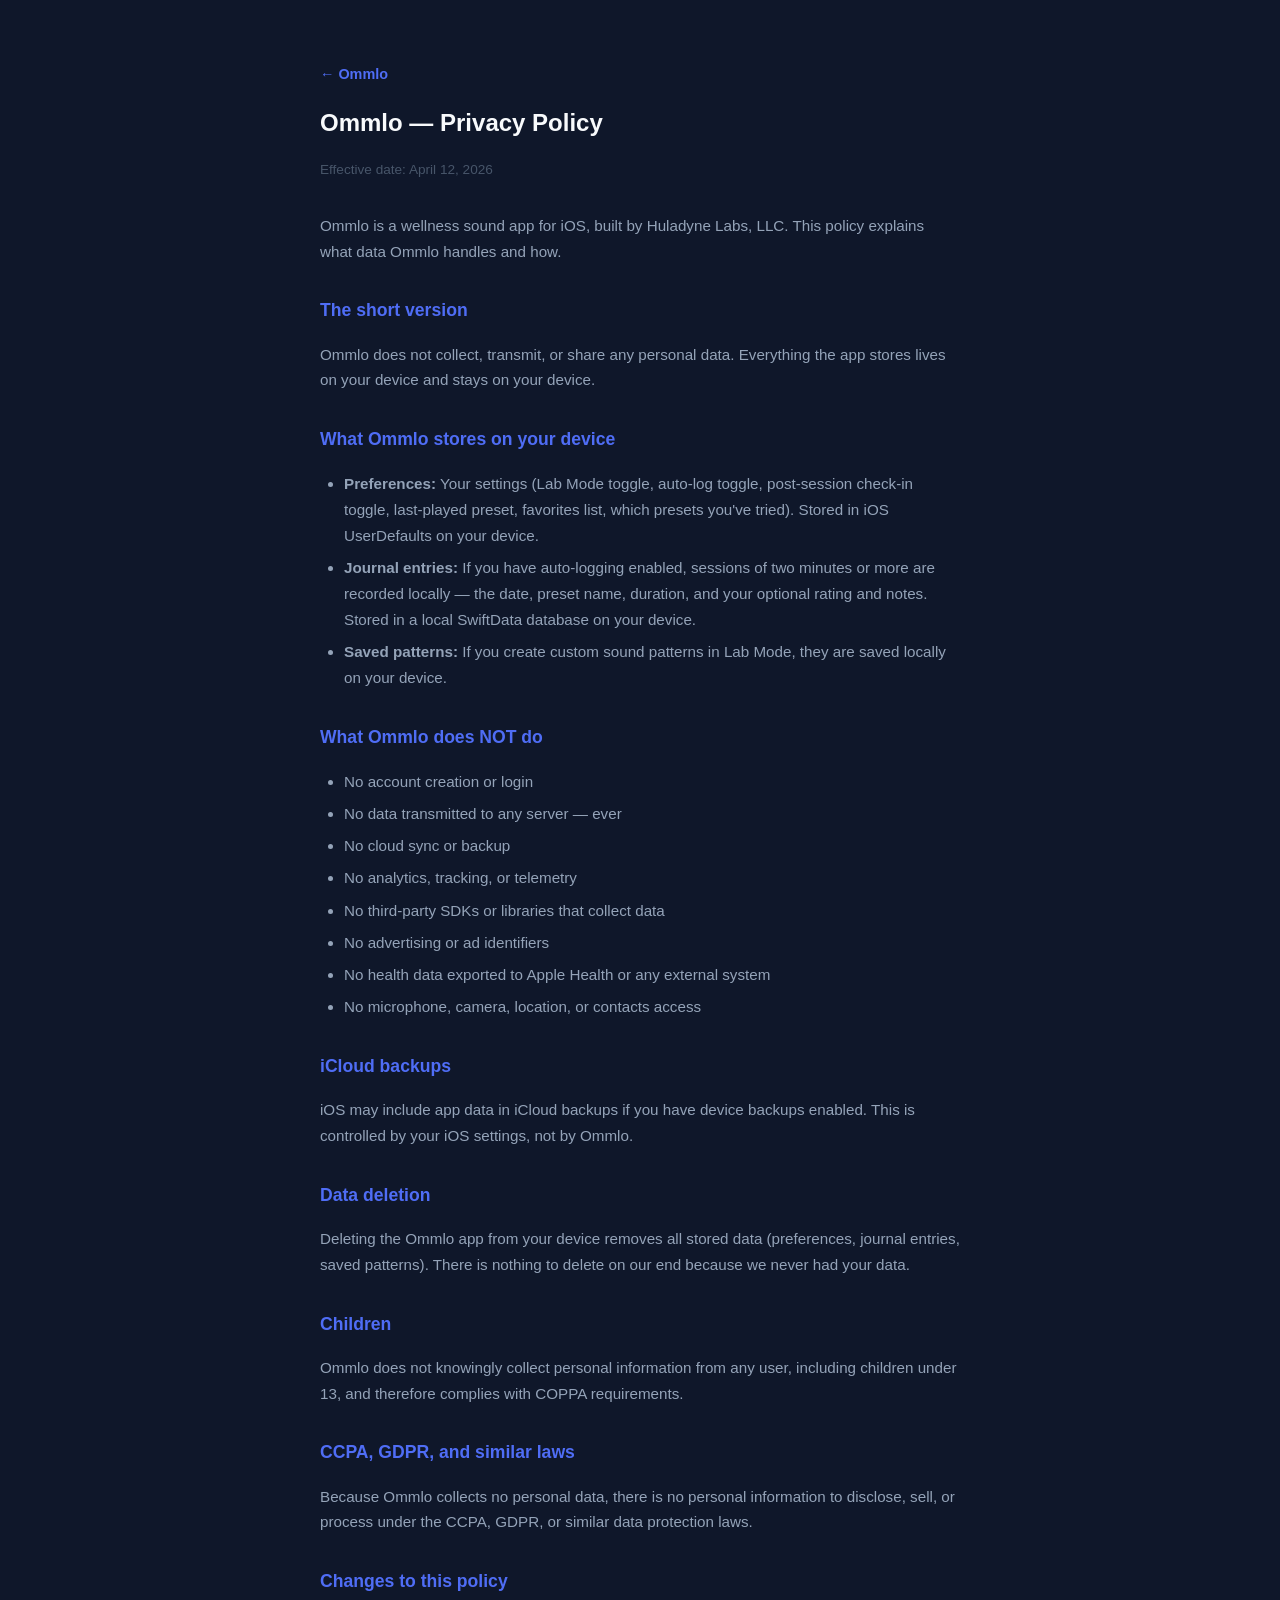
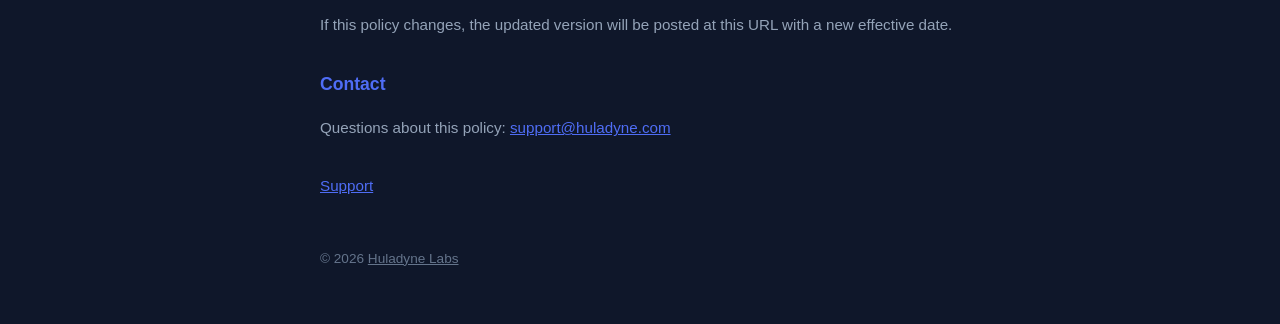
<file: ommlo/privacy.html>
<!DOCTYPE html>
<html lang="en">
<head>
  <meta charset="UTF-8">
  <meta name="viewport" content="width=device-width, initial-scale=1.0">
  <title>Ommlo — Privacy Policy</title>
  <meta name="description" content="Privacy policy for Ommlo, a wellness sound app for iOS by Huladyne Labs.">
  <link rel="canonical" href="https://huladyne.com/ommlo/privacy">
  <link rel="icon" type="image/png" sizes="32x32" href="/favicon-32.png">
  <link rel="icon" type="image/png" sizes="16x16" href="/favicon-16.png">
  <link rel="apple-touch-icon" href="/apple-touch-icon.png">
  <style>
    body {
      font-family: -apple-system, BlinkMacSystemFont, 'Segoe UI', Roboto, sans-serif;
      background: #0f172a;
      color: #f8fafc;
      line-height: 1.7;
      margin: 0;
      padding: 40px 20px;
    }
    main {
      max-width: 640px;
      margin: 0 auto;
    }
    h1 {
      font-size: 1.5rem;
      font-weight: 600;
      margin-bottom: 0.5rem;
    }
    h2 {
      font-size: 1.1rem;
      font-weight: 600;
      margin-top: 2rem;
      margin-bottom: 0.5rem;
      color: #4f6df5;
    }
    p, li {
      font-size: 0.95rem;
      color: #94a3b8;
    }
    ul {
      padding-left: 1.5rem;
    }
    li {
      margin-bottom: 0.4rem;
    }
    .date {
      font-size: 0.85rem;
      color: #475569;
      margin-bottom: 2rem;
    }
    a {
      color: #4f6df5;
    }
    .site-nav {
      padding: 20px 0 0;
      max-width: 640px;
      margin: 0 auto;
    }
    .site-nav a {
      color: #4f6df5;
      text-decoration: none;
      font-size: 0.9rem;
      font-weight: 600;
    }
    .site-nav a:hover {
      text-decoration: underline;
    }
  </style>
  <script>
    !function(t,e){var o,n,p,r;e.__SV||(window.posthog=e,e._i=[],e.init=function(i,s,a){function g(t,e){var o=e.split(".");2==o.length&&(t=t[o[0]],e=o[1]),t[e]=function(){t.push([e].concat(Array.prototype.slice.call(arguments,0)))}}(p=t.createElement("script")).type="text/javascript",p.async=!0,p.src=s.api_host.replace(".i.posthog.com","-assets.i.posthog.com")+"/static/array.js",(r=t.getElementsByTagName("script")[0]).parentNode.insertBefore(p,r);var u=e;for(void 0!==a?u=e[a]=[]:a="posthog",u.people=u.people||[],u.toString=function(t){var e="posthog";return"posthog"!==a&&(e+="."+a),t||(e+=" (stub)"),e},u.people.toString=function(){return u.toString(1)+".people (stub)"},o="init capture register register_once register_for_session unregister unregister_for_session getFeatureFlag getFeatureFlagPayload isFeatureEnabled reloadFeatureFlags updateEarlyAccessFeatureEnrollment getEarlyAccessFeatures on onFeatureFlags onSessionId getSurveys getActiveMatchingSurveys renderSurvey canRenderSurvey identify setPersonProperties group resetGroups setPersonPropertiesForFlags resetPersonPropertiesForFlags setGroupPropertiesForFlags resetGroupPropertiesForFlags reset get_distinct_id getGroups get_session_id get_session_replay_url alias set_config startSessionRecording stopSessionRecording sessionRecordingStarted captureException loadToolbar get_property getSessionProperty createPersonProfile opt_in_capturing opt_out_capturing has_opted_in_capturing has_opted_out_capturing clear_opt_in_out_capturing debug getPageviewId".split(" "),n=0;n<o.length;n++)g(u,o[n]);e._i.push([i,s,a])},e.__SV=1)}(document,window.posthog||[]);
    posthog.init('phc_qFE68PFJyqK6HNWS3zgWScgKWgVPPS3RkLvzmVrAcDYU', {api_host: 'https://us.i.posthog.com', person_profiles: 'identified_only'});
  </script>
</head>
<body>
  <nav class="site-nav">
    <a href="/ommlo">&larr; Ommlo</a>
  </nav>
  <main>
    <h1>Ommlo — Privacy Policy</h1>
    <p class="date">Effective date: April 12, 2026</p>

    <p>Ommlo is a wellness sound app for iOS, built by Huladyne Labs, LLC. This policy explains what data Ommlo handles and how.</p>

    <h2>The short version</h2>
    <p>Ommlo does not collect, transmit, or share any personal data. Everything the app stores lives on your device and stays on your device.</p>

    <h2>What Ommlo stores on your device</h2>
    <ul>
      <li><strong>Preferences:</strong> Your settings (Lab Mode toggle, auto-log toggle, post-session check-in toggle, last-played preset, favorites list, which presets you've tried). Stored in iOS UserDefaults on your device.</li>
      <li><strong>Journal entries:</strong> If you have auto-logging enabled, sessions of two minutes or more are recorded locally — the date, preset name, duration, and your optional rating and notes. Stored in a local SwiftData database on your device.</li>
      <li><strong>Saved patterns:</strong> If you create custom sound patterns in Lab Mode, they are saved locally on your device.</li>
    </ul>

    <h2>What Ommlo does NOT do</h2>
    <ul>
      <li>No account creation or login</li>
      <li>No data transmitted to any server — ever</li>
      <li>No cloud sync or backup</li>
      <li>No analytics, tracking, or telemetry</li>
      <li>No third-party SDKs or libraries that collect data</li>
      <li>No advertising or ad identifiers</li>
      <li>No health data exported to Apple Health or any external system</li>
      <li>No microphone, camera, location, or contacts access</li>
    </ul>

    <h2>iCloud backups</h2>
    <p>iOS may include app data in iCloud backups if you have device backups enabled. This is controlled by your iOS settings, not by Ommlo.</p>

    <h2>Data deletion</h2>
    <p>Deleting the Ommlo app from your device removes all stored data (preferences, journal entries, saved patterns). There is nothing to delete on our end because we never had your data.</p>

    <h2>Children</h2>
    <p>Ommlo does not knowingly collect personal information from any user, including children under 13, and therefore complies with COPPA requirements.</p>

    <h2>CCPA, GDPR, and similar laws</h2>
    <p>Because Ommlo collects no personal data, there is no personal information to disclose, sell, or process under the CCPA, GDPR, or similar data protection laws.</p>

    <h2>Changes to this policy</h2>
    <p>If this policy changes, the updated version will be posted at this URL with a new effective date.</p>

    <h2>Contact</h2>
    <p>Questions about this policy: <a href="mailto:support@huladyne.com">support@huladyne.com</a></p>

    <p style="margin-top: 2rem;"><a href="/ommlo/support">Support</a></p>

    <p style="margin-top: 3rem; font-size: 0.85rem; color: #64748b;">&copy; 2026 <a href="https://huladyne.com" style="color: #64748b;">Huladyne Labs</a></p>
  </main>
</body>
</html>
</file>
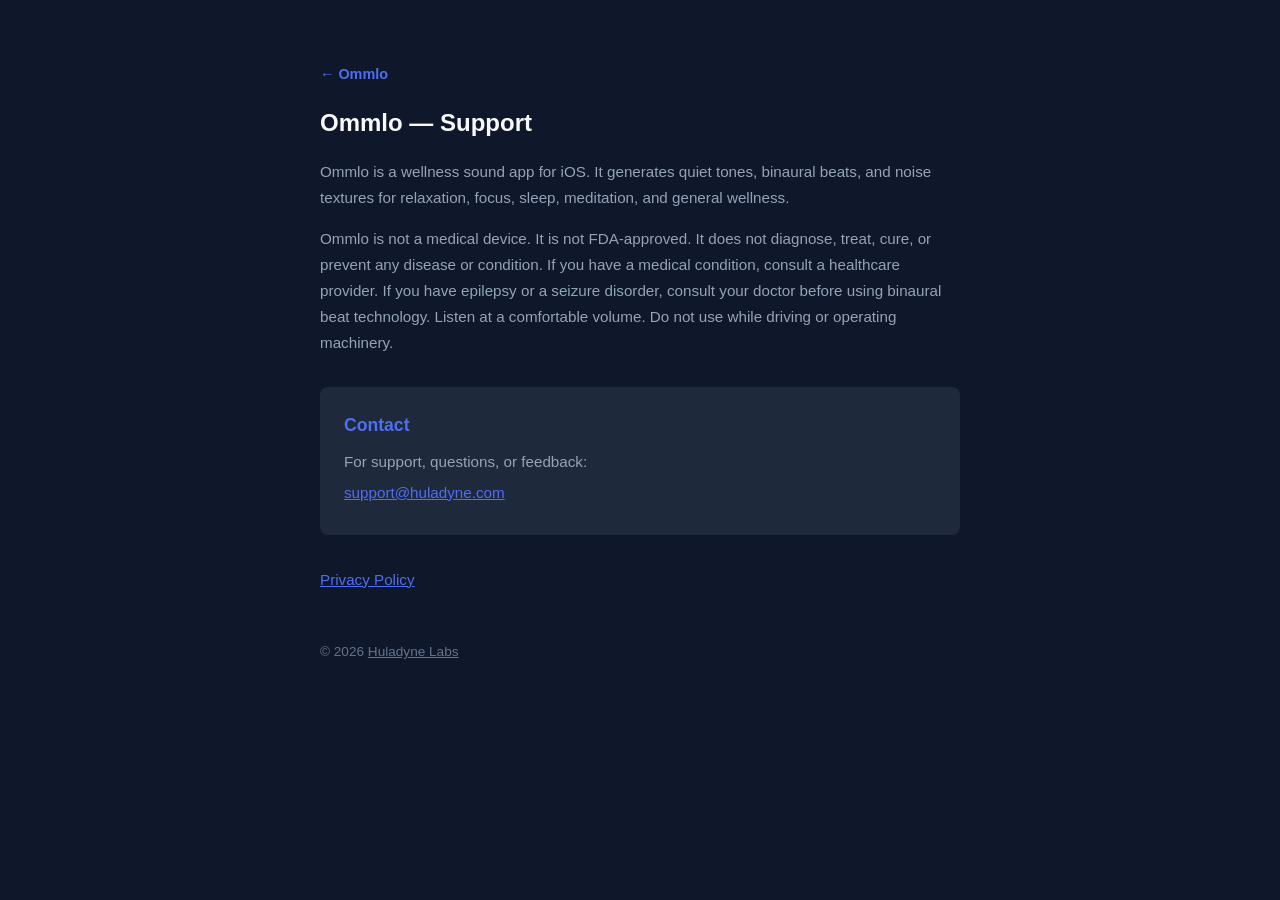
<file: ommlo/support.html>
<!DOCTYPE html>
<html lang="en">
<head>
  <meta charset="UTF-8">
  <meta name="viewport" content="width=device-width, initial-scale=1.0">
  <title>Ommlo — Support</title>
  <meta name="description" content="Support and contact information for Ommlo, a wellness sound app for iOS.">
  <link rel="canonical" href="https://huladyne.com/ommlo/support">
  <link rel="icon" type="image/png" sizes="32x32" href="/favicon-32.png">
  <link rel="icon" type="image/png" sizes="16x16" href="/favicon-16.png">
  <link rel="apple-touch-icon" href="/apple-touch-icon.png">
  <style>
    body {
      font-family: -apple-system, BlinkMacSystemFont, 'Segoe UI', Roboto, sans-serif;
      background: #0f172a;
      color: #f8fafc;
      line-height: 1.7;
      margin: 0;
      padding: 40px 20px;
    }
    main {
      max-width: 640px;
      margin: 0 auto;
    }
    h1 {
      font-size: 1.5rem;
      font-weight: 600;
      margin-bottom: 0.5rem;
    }
    h2 {
      font-size: 1.1rem;
      font-weight: 600;
      margin-top: 2rem;
      margin-bottom: 0.5rem;
      color: #4f6df5;
    }
    p {
      font-size: 0.95rem;
      color: #94a3b8;
    }
    a {
      color: #4f6df5;
    }
    .contact-box {
      margin-top: 2rem;
      padding: 1.5rem;
      background: #1e293b;
      border-radius: 8px;
    }
    .contact-box p {
      margin: 0.3rem 0;
    }
    .site-nav {
      padding: 20px 0 0;
      max-width: 640px;
      margin: 0 auto;
    }
    .site-nav a {
      color: #4f6df5;
      text-decoration: none;
      font-size: 0.9rem;
      font-weight: 600;
    }
    .site-nav a:hover {
      text-decoration: underline;
    }
  </style>
  <script>
    !function(t,e){var o,n,p,r;e.__SV||(window.posthog=e,e._i=[],e.init=function(i,s,a){function g(t,e){var o=e.split(".");2==o.length&&(t=t[o[0]],e=o[1]),t[e]=function(){t.push([e].concat(Array.prototype.slice.call(arguments,0)))}}(p=t.createElement("script")).type="text/javascript",p.async=!0,p.src=s.api_host.replace(".i.posthog.com","-assets.i.posthog.com")+"/static/array.js",(r=t.getElementsByTagName("script")[0]).parentNode.insertBefore(p,r);var u=e;for(void 0!==a?u=e[a]=[]:a="posthog",u.people=u.people||[],u.toString=function(t){var e="posthog";return"posthog"!==a&&(e+="."+a),t||(e+=" (stub)"),e},u.people.toString=function(){return u.toString(1)+".people (stub)"},o="init capture register register_once register_for_session unregister unregister_for_session getFeatureFlag getFeatureFlagPayload isFeatureEnabled reloadFeatureFlags updateEarlyAccessFeatureEnrollment getEarlyAccessFeatures on onFeatureFlags onSessionId getSurveys getActiveMatchingSurveys renderSurvey canRenderSurvey identify setPersonProperties group resetGroups setPersonPropertiesForFlags resetPersonPropertiesForFlags setGroupPropertiesForFlags resetGroupPropertiesForFlags reset get_distinct_id getGroups get_session_id get_session_replay_url alias set_config startSessionRecording stopSessionRecording sessionRecordingStarted captureException loadToolbar get_property getSessionProperty createPersonProfile opt_in_capturing opt_out_capturing has_opted_in_capturing has_opted_out_capturing clear_opt_in_out_capturing debug getPageviewId".split(" "),n=0;n<o.length;n++)g(u,o[n]);e._i.push([i,s,a])},e.__SV=1)}(document,window.posthog||[]);
    posthog.init('phc_qFE68PFJyqK6HNWS3zgWScgKWgVPPS3RkLvzmVrAcDYU', {api_host: 'https://us.i.posthog.com', person_profiles: 'identified_only'});
  </script>
</head>
<body>
  <nav class="site-nav">
    <a href="/ommlo">&larr; Ommlo</a>
  </nav>
  <main>
    <h1>Ommlo — Support</h1>

    <p>Ommlo is a wellness sound app for iOS. It generates quiet tones, binaural beats, and noise textures for relaxation, focus, sleep, meditation, and general wellness.</p>

    <p>Ommlo is not a medical device. It is not FDA-approved. It does not diagnose, treat, cure, or prevent any disease or condition. If you have a medical condition, consult a healthcare provider. If you have epilepsy or a seizure disorder, consult your doctor before using binaural beat technology. Listen at a comfortable volume. Do not use while driving or operating machinery.</p>

    <div class="contact-box">
      <h2 style="margin-top: 0;">Contact</h2>
      <p>For support, questions, or feedback:</p>
      <p><a href="mailto:support@huladyne.com">support@huladyne.com</a></p>
    </div>

    <p style="margin-top: 2rem;"><a href="/ommlo/privacy">Privacy Policy</a></p>

    <p style="margin-top: 3rem; font-size: 0.85rem; color: #64748b;">&copy; 2026 <a href="https://huladyne.com" style="color: #64748b;">Huladyne Labs</a></p>
  </main>
</body>
</html>
</file>
<file: styles.css>
/* ============================================
       1. FOUNDATION — Variables, Reset, Base
       ============================================ */
    :root {
        /* ---------- Brand (Hulabot Blue) ---------- */
        --brand:         #4f6df5;
        --brand-light:   #818cf8;
        --brand-muted:   rgba(79, 109, 245, 0.08);
        --neon-blue:     #00d4ff;
        --neon-purple:   #a855f7;

        /* ---------- Product Accents (scoped per product) ---------- */
        --mr:         #d97706;   --mr-light:   #fbbf24;
        --mr-muted:   rgba(217, 119, 6, 0.08);   --mr-surface: #fffbeb;

        --cd:         #0d9488;   --cd-light:   #2dd4bf;
        --cd-muted:   rgba(13, 148, 136, 0.08);  --cd-surface: #f0fdfa;

        --om:         #7c3aed;   --om-light:   #a78bfa;
        --om-muted:   rgba(124, 58, 237, 0.08);  --om-surface: #f5f3ff;

        --gl:         #f43f5e;   --gl-light:   #fb7185;
        --gl-muted:   rgba(244, 63, 94, 0.08);   --gl-surface: #fff1f2;

        /* ---------- Neutrals (slate) ---------- */
        --dark:    #0f172a;
        --dark-2:  #1e293b;
        --gray-50:  #f8fafc;
        --gray-100: #f1f5f9;
        --gray-200: #e2e8f0;
        --gray-400: #94a3b8;
        --gray-600: #475569;
        --gray-700: #334155;
        --gray-800: #1e293b;
        --white:   #ffffff;
        --lab-glow: rgba(79, 109, 245, 0.15);

        /* ---------- Type ----------
           Brand font: Switzer (Fontshare, free). Loaded via <link> in index.html <head>.
           System stack remains as fallback. */
        --font-sans: 'Switzer', -apple-system, BlinkMacSystemFont, 'Segoe UI',
        Roboto, 'Helvetica Neue', sans-serif;

        /* ---------- Spring physics timing (unchanged) ---------- */
        --spring-bounce: linear(
                0, 0.004, 0.016, 0.035, 0.063, 0.098, 0.141, 0.191, 0.25,
                0.316, 0.391, 0.473, 0.562, 0.658, 0.76, 0.868, 0.982,
                1.101, 1.166, 1.209, 1.215, 1.199, 1.165, 1.122, 1.075,
                1.031, 0.996, 0.973, 0.961, 0.96, 0.966, 0.979, 0.993,
                1.004, 1.011, 1.013, 1.011, 1.006, 1.002, 0.999, 1
        );
        --spring-snappy: linear(
                0, 0.009, 0.035, 0.078, 0.141, 0.223, 0.326, 0.45,
                0.594, 0.757, 0.938, 1.036, 1.089, 1.107, 1.098,
                1.071, 1.037, 1.005, 0.983, 0.972, 0.972, 0.981,
                0.993, 1.003, 1.008, 1.004, 1
        );
    }

    * { margin: 0; padding: 0; box-sizing: border-box; }
    html { scroll-behavior: smooth; }

    body {
        font-family: var(--font-sans);
        color: var(--gray-800);
        line-height: 1.6;
        -webkit-font-smoothing: antialiased;
        background: var(--dark);
    }

    /* Aurora atmosphere (Bruno) */
    body::before {
      content: '';
      position: fixed;
      inset: 0;
      z-index: -2;
      background: linear-gradient(135deg,
        rgba(79, 109, 245, 0.04) 0%,
        rgba(13, 148, 136, 0.05) 25%,
        rgba(139, 92, 246, 0.04) 50%,
        rgba(217, 119, 6, 0.03) 75%,
        rgba(79, 109, 245, 0.04) 100%
      );
      background-size: 400% 400%;
      animation: aurora-drift 20s ease-in-out infinite;
      pointer-events: none;
    }

    @keyframes aurora-drift {
      0%, 100% { background-position: 0% 50%; }
      25% { background-position: 100% 0%; }
      50% { background-position: 100% 100%; }
      75% { background-position: 0% 100%; }
    }

    /* Atmosphere particles */
    .atmosphere-particle {
      position: fixed;
      border-radius: 50%;
      pointer-events: none;
      z-index: -1;
      will-change: transform, opacity;
    }
    .atmosphere-particle--spark { animation: particle-wander var(--dur, 12s) ease-in-out infinite var(--delay, 0s); }
    .atmosphere-particle--orb   { filter: blur(2px); animation: particle-wander var(--dur, 18s) ease-in-out infinite var(--delay, 0s); }

    @keyframes particle-wander {
      0%   { transform: translate(0, 0); opacity: var(--base-op, 0.1); }
      25%  { transform: translate(var(--dx, 30px), calc(var(--range, 60px) * -0.5)); opacity: calc(var(--base-op, 0.1) * 1.4); }
      50%  { transform: translate(calc(var(--dx, 30px) * -0.5), calc(var(--range, 60px) * -1)); opacity: var(--base-op, 0.1); }
      75%  { transform: translate(calc(var(--dx, 30px) * 0.3), calc(var(--range, 60px) * -0.4)); opacity: calc(var(--base-op, 0.1) * 0.7); }
      100% { transform: translate(0, 0); opacity: var(--base-op, 0.1); }
    }

    /* Cursor glow trail (Bruno) */
    .cursor-glow {
      position: fixed;
      width: 300px;
      height: 300px;
      border-radius: 50%;
      background: radial-gradient(circle, rgba(79,109,245,0.07) 0%, transparent 70%);
      pointer-events: none;
      z-index: 0;
      transform: translate(-50%, -50%);
      transition: left 0.15s ease-out, top 0.15s ease-out;
    }

    /* ============================================
       2. SCROLL PROGRESS BAR (Bruno)
       ============================================ */
    .scroll-progress {
      position: fixed;
      top: 0;
      left: 0;
      height: 3px;
      background: linear-gradient(90deg, var(--brand), var(--neon-blue), var(--neon-purple));
      box-shadow: 0 0 8px var(--neon-blue), 0 0 20px rgba(0, 212, 255, 0.3);
      width: 0%;
      z-index: 101;
      transition: width 0.1s linear;
      pointer-events: none;
    }

    /* ============================================
       3. NAVIGATION
       ============================================ */
    nav {
      position: fixed;
      top: 0;
      width: 100%;
      background: rgba(15, 23, 42, 0.92);
      backdrop-filter: blur(10px);
      border-bottom: 1px solid rgba(79, 109, 245, 0.1);
      z-index: 100;
      padding: 0 2rem;
      transition: box-shadow 0.3s ease, border-color 0.3s ease;
    }

    nav::after {
      content: '';
      position: absolute;
      bottom: 0;
      left: 0;
      right: 0;
      height: 1px;
      background: linear-gradient(90deg, transparent, var(--brand-light), transparent);
      background-size: 200% 100%;
      animation: nav-energy-sweep 5s linear infinite;
      opacity: 0.15;
    }

    @keyframes nav-energy-sweep {
      0% { background-position: -100% 0; }
      100% { background-position: 100% 0; }
    }

    .nav-inner {
      max-width: 1200px;
      margin: 0 auto;
      display: flex;
      align-items: center;
      justify-content: space-between;
      height: 72px;
    }

    .logo {
      display: flex;
      align-items: center;
      gap: 12px;
      text-decoration: none;
      color: var(--dark);
    }

    .logo img {
      height: 44px;
      width: 44px;
      object-fit: contain;
      animation: logo-bounce 0.6s var(--spring-bounce) 0.3s both;
      background: var(--white);
      border-radius: 10px;
      padding: 2px;
    }

    @keyframes logo-bounce {
      0% { transform: scale(0.8) rotate(-10deg); opacity: 0; }
      60% { transform: scale(1.05) rotate(2deg); opacity: 1; }
      100% { transform: scale(1) rotate(0deg); opacity: 1; }
    }

    .logo-text {
      font-size: 1.25rem;
      font-weight: 700;
      letter-spacing: -0.02em;
    }

    .logo-text { color: var(--white); }
    .logo-text span { color: var(--neon-blue); }

    .nav-links {
      display: flex;
      gap: 2rem;
      list-style: none;
    }

    .nav-links a {
      text-decoration: none;
      color: var(--gray-600);
      font-size: 0.95rem;
      font-weight: 500;
      transition: color 0.2s;
      position: relative;
    }

    .nav-links a::after {
      content: '';
      position: absolute;
      bottom: -4px;
      left: 0;
      width: 100%;
      height: 2px;
      background: var(--brand);
      transform: scaleX(0);
      transform-origin: left;
      transition: transform 0.4s var(--spring-bounce);
    }

    .nav-links a { color: var(--gray-400); }

    .nav-links a:hover,
    .nav-links a.active { color: var(--neon-blue); }

    .nav-links a::after { background: var(--neon-blue); }

    .nav-links a:hover::after,
    .nav-links a.active::after { transform: scaleX(1); }

    .mobile-toggle {
      display: none;
      background: none;
      border: none;
      cursor: pointer;
      padding: 12px;
      min-width: 48px;
      min-height: 48px;
    }

    .mobile-toggle span {
      display: block;
      width: 24px;
      height: 2px;
      background: var(--gray-400);
      margin: 6px 0;
      transition: 0.3s;
    }

    /* ============================================
       4. HERO
       ============================================ */
    .hero {
      padding: 10rem 2rem 5rem;
      background: var(--white);
      color: var(--dark);
      text-align: center;
      position: relative;
      overflow: hidden;
    }

    .hero .container { position: relative; z-index: 1; }

    /* Circuit board SVG background (Drasner) */
    .hero-circuit {
      position: absolute;
      top: 0;
      left: 0;
      width: 100%;
      height: 100%;
      pointer-events: none;
      z-index: 0;
    }

    /* Floating particles (Bruno + Drasner) */
    .hero-particle {
      position: absolute;
      width: 14px;
      height: 14px;
      opacity: 0.3;
      pointer-events: none;
      z-index: 0;
      transition: transform 0.15s ease-out;
      transform: translate(
        calc(var(--hero-mx, 0px) * var(--speed, 1)),
        calc(var(--hero-my, 0px) * var(--speed, 1))
      );
    }

    .hero-particle.p1 { animation: float-gentle 7s ease-in-out infinite; }
    .hero-particle.p2 { animation: float-gentle 9s ease-in-out infinite 1s; }
    .hero-particle.p3 { animation: float-gentle 8s ease-in-out infinite 2.5s; width: 18px; height: 18px; opacity: 0.2; }
    .hero-particle.p4 { animation: float-gentle 6s ease-in-out infinite 1.5s; }
    .hero-particle.p5 { animation: float-gentle 10s ease-in-out infinite 3s; width: 10px; height: 10px; }

    @keyframes float-gentle {
      0%, 100% { transform: translateY(0) rotate(0deg) scale(1); }
      25% { transform: translateY(-20px) rotate(20deg) scale(1.1); }
      50% { transform: translateY(-10px) rotate(-10deg) scale(0.95); }
      75% { transform: translateY(-28px) rotate(12deg) scale(1.05); }
    }

    /* Robot */
    .hero-robot {
      width: 140px;
      height: 140px;
      object-fit: contain;
      margin-bottom: 1.5rem;
      animation: robot-alive 3s ease-in-out infinite;
      cursor: pointer;
    }

    .hero-robot:hover {
      filter: drop-shadow(0 8px 32px rgba(79, 109, 245, 0.45));
    }

    @keyframes robot-alive {
      0%   { transform: rotate(-3deg) translateY(0px); filter: drop-shadow(0 8px 24px rgba(26,115,232,0.25)); }
      25%  { transform: rotate(0deg) translateY(-5px); filter: drop-shadow(0 10px 28px rgba(26,115,232,0.3)); }
      50%  { transform: rotate(3deg) translateY(0px); filter: drop-shadow(0 12px 32px rgba(79,109,245,0.35)); }
      75%  { transform: rotate(0deg) translateY(-3px); filter: drop-shadow(0 10px 28px rgba(26,115,232,0.3)); }
      100% { transform: rotate(-3deg) translateY(0px); filter: drop-shadow(0 8px 24px rgba(26,115,232,0.25)); }
    }

    /* Keep old name as alias for JS references */
    @keyframes hula-sway {
      0%, 100% { transform: rotate(-3deg); }
      50% { transform: rotate(3deg); }
    }

    @keyframes robot-spin {
      0% { transform: rotate(0deg) scale(1); }
      100% { transform: rotate(360deg) scale(1); }
    }

    @keyframes robot-hula-dance {
      0%   { transform: rotate(0deg) translateY(0); }
      10%  { transform: rotate(-15deg) translateY(-5px); }
      20%  { transform: rotate(15deg) translateY(0); }
      30%  { transform: rotate(-15deg) translateY(-5px); }
      40%  { transform: rotate(15deg) translateY(0); }
      50%  { transform: rotate(-20deg) translateY(-8px) scale(1.1); }
      60%  { transform: rotate(20deg) translateY(0) scale(1.1); }
      70%  { transform: rotate(-15deg) translateY(-5px); }
      80%  { transform: rotate(15deg) translateY(0); }
      90%  { transform: rotate(-5deg) translateY(-2px); }
      100% { transform: rotate(0deg) translateY(0); }
    }

    @keyframes robot-welcome {
      0%   { transform: scale(1) rotate(0deg); }
      25%  { transform: scale(1.15) rotate(-5deg); }
      50%  { transform: scale(1.1) rotate(5deg); }
      75%  { transform: scale(1.05) rotate(-2deg); }
      100% { transform: scale(1) rotate(0deg); }
    }

    /* Robot speech bubble (Bruno) */
    .robot-bubble {
      position: absolute;
      top: calc(50% - 100px);
      left: 50%;
      transform: translateX(60px) translateY(-30px) scale(0);
      background: var(--white);
      color: var(--dark);
      padding: 10px 16px;
      border-radius: 12px;
      font-size: 0.85rem;
      font-weight: 600;
      box-shadow: 0 4px 20px rgba(0,0,0,0.12);
      white-space: nowrap;
      opacity: 0;
      transition: transform 0.4s var(--spring-bounce), opacity 0.3s ease;
      pointer-events: none;
      z-index: 5;
    }

    .robot-bubble.show {
      transform: translateX(60px) translateY(-30px) scale(1);
      opacity: 1;
    }

    .robot-bubble::before {
      content: '';
      position: absolute;
      left: -8px;
      top: 50%;
      transform: translateY(-50%);
      border: 8px solid transparent;
      border-right-color: var(--white);
      border-left: 0;
    }

    .hero h1 {
      font-size: clamp(2.2rem, 5vw, 3.5rem);
      font-weight: 800;
      letter-spacing: -0.03em;
      margin-bottom: 1.25rem;
      line-height: 1.15;
      color: var(--dark);
    }

    .hero h1 span { color: var(--brand); }

    .hero p {
      font-size: 1.15rem;
      color: var(--gray-600);
      max-width: 640px;
      margin: 0 auto 2.5rem;
      line-height: 1.7;
    }

    .hero-cta {
      display: inline-block;
      padding: 14px 36px;
      background: var(--dark);
      color: var(--white);
      text-decoration: none;
      border-radius: 8px;
      font-weight: 600;
      font-size: 1rem;
      position: relative;
      overflow: hidden;
      transition: background 0.2s, transform 0.2s;
    }

    .hero-cta:hover {
      background: var(--gray-800);
      animation: boop 0.4s var(--spring-snappy);
    }

    /* CTA pulse ring (Drasner) */
    .hero-cta::after {
      content: '';
      position: absolute;
      inset: -4px;
      border-radius: 12px;
      border: 2px solid var(--brand);
      opacity: 0;
      animation: cta-ring 3s ease-out infinite 2s;
      pointer-events: none;
    }

    @keyframes cta-ring {
      0% { transform: scale(1); opacity: 0.4; }
      100% { transform: scale(1.08); opacity: 0; }
    }

    /* CTA click ripple (Comeau) */
    .cta-ripple {
      position: absolute;
      width: 10px;
      height: 10px;
      border-radius: 50%;
      background: rgba(255, 255, 255, 0.3);
      transform: translate(-50%, -50%) scale(0);
      animation: ripple-expand 0.5s ease-out forwards;
      pointer-events: none;
    }

    @keyframes ripple-expand {
      to { transform: translate(-50%, -50%) scale(30); opacity: 0; }
    }

    /* Boop effect (Comeau) */
    @keyframes boop {
      0% { transform: scale(1); }
      40% { transform: scale(1.08); }
      100% { transform: scale(1); }
    }

    /* ============================================
       5. 3D CARD SYSTEM (Bruno)
       ============================================ */
    .lab-card,
    .service-card {
      will-change: transform;
      position: relative;
    }

    /* Glossy light reflection */
    .lab-card .card-gloss,
    .service-card .card-gloss {
      position: absolute;
      top: 0;
      left: 0;
      right: 0;
      bottom: 0;
      border-radius: inherit;
      background: radial-gradient(
        circle 300px at var(--mouse-x, 50%) var(--mouse-y, 50%),
        rgba(255, 255, 255, 0.25) 0%,
        rgba(255, 255, 255, 0) 100%
      );
      opacity: 0;
      transition: opacity 0.3s ease;
      pointer-events: none;
      z-index: 10;
    }

    .lab-card:hover .card-gloss,
    .service-card:hover .card-gloss {
      opacity: 1;
    }

    /* ============================================
       6. PRODUCT CARDS — Latest from the Lab
       ============================================ */
    #products {
      background: linear-gradient(180deg, var(--dark) 0%, #1a1f3d 100%);
      position: relative;
      overflow: hidden;
    }

    #products .section-header h2 { color: var(--white); }
    #products .section-header h2::after { background: var(--brand-light); }
    #products .section-header p { color: var(--gray-400); }

    /* Conveyor belt background */
    .factory-belt {
      position: absolute;
      bottom: 0;
      left: 0;
      width: 100%;
      height: 100%;
      pointer-events: none;
      z-index: 0;
    }

    #products .container { position: relative; z-index: 1; }

    /* Factory sparks */
    .factory-spark {
      position: absolute;
      width: 4px;
      height: 4px;
      border-radius: 50%;
      pointer-events: none;
      z-index: 0;
    }

    .factory-spark:nth-child(1) {
      background: #fbbf24;
      box-shadow: 0 0 8px 3px rgba(251, 191, 36, 0.6);
      width: 6px; height: 6px;
      left: 15%; bottom: 35%;
      animation: spark-rise 2s ease-out infinite;
    }
    .factory-spark:nth-child(2) {
      background: var(--neon-blue);
      box-shadow: 0 0 8px 3px rgba(0, 212, 255, 0.5);
      width: 5px; height: 5px;
      left: 35%; bottom: 30%;
      animation: spark-rise 2.5s ease-out infinite 0.6s;
    }
    .factory-spark:nth-child(3) {
      background: #f97316;
      box-shadow: 0 0 8px 3px rgba(249, 115, 22, 0.6);
      width: 6px; height: 6px;
      right: 30%; bottom: 32%;
      animation: spark-rise 2.2s ease-out infinite 1.2s;
    }
    .factory-spark:nth-child(4) {
      background: var(--neon-blue);
      box-shadow: 0 0 8px 3px rgba(0, 212, 255, 0.5);
      width: 5px; height: 5px;
      right: 12%; bottom: 38%;
      animation: spark-rise 2.8s ease-out infinite 1.8s;
    }
    .factory-spark:nth-child(5) {
      background: #fbbf24;
      box-shadow: 0 0 6px 2px rgba(251, 191, 36, 0.5);
      width: 4px; height: 4px;
      left: 25%; bottom: 28%;
      animation: spark-rise 1.8s ease-out infinite 0.3s;
    }
    .factory-spark:nth-child(6) {
      background: var(--brand-light);
      box-shadow: 0 0 8px 3px rgba(129, 140, 248, 0.5);
      width: 5px; height: 5px;
      right: 22%; bottom: 35%;
      animation: spark-rise 2.4s ease-out infinite 2.2s;
    }
    .factory-spark:nth-child(7) {
      background: #f97316;
      box-shadow: 0 0 6px 2px rgba(249, 115, 22, 0.5);
      width: 4px; height: 8px; border-radius: 2px;
      left: 48%; bottom: 33%;
      animation: spark-rise 2.1s ease-out infinite 0.9s;
    }
    .factory-spark:nth-child(8) {
      background: var(--neon-blue);
      box-shadow: 0 0 10px 4px rgba(0, 212, 255, 0.6);
      width: 5px; height: 5px;
      right: 42%; bottom: 36%;
      animation: spark-rise 2.6s ease-out infinite 1.5s;
    }

    @keyframes spark-rise {
      0% { opacity: 0; transform: translateY(0) scale(1); }
      10% { opacity: 1; }
      50% { opacity: 0.5; }
      100% { opacity: 0; transform: translateY(-140px) translateX(15px) scale(0); }
    }

    /* Card emerge-from-machine animation */
    .lab-card.reveal {
      opacity: 0;
      transform: translateY(20px);
      transition: opacity 0.4s ease, transform 0.45s cubic-bezier(0.22, 1, 0.36, 1);
    }

    .lab-card.reveal.revealed {
      opacity: 1;
      transform: translateY(0);
    }

    /* Card at-rest glow pulse — opacity-only on a pseudo-element so the compositor handles it. */
    .lab-card--mr { --glow-rgb: 217, 119, 6; }
    .lab-card--cd { --glow-rgb: 13, 148, 136; }
    .lab-card--om { --glow-rgb: 124, 58, 237; }
    .lab-card--gl { --glow-rgb: 244, 63, 94; }

    .lab-card--mr::before,
    .lab-card--cd::before,
    .lab-card--om::before,
    .lab-card--gl::before {
      content: '';
      position: absolute;
      inset: 0;
      border-radius: inherit;
      box-shadow:
        0 4px 30px rgba(var(--glow-rgb), 0.12),
        0 0 60px rgba(var(--glow-rgb), 0.05);
      opacity: 0;
      pointer-events: none;
      will-change: opacity;
      animation: card-glow-pulse 4s ease-in-out infinite;
    }
    .lab-card--cd::before { animation-delay: -1.5s; }
    .lab-card--om::before { animation-delay: -3s; }
    .lab-card--gl::before { animation-delay: -0.5s; }

    @keyframes card-glow-pulse {
      0%, 100% { opacity: 0; }
      50% { opacity: 1; }
    }

    @media (prefers-reduced-motion: reduce) {
      .lab-card--mr::before,
      .lab-card--cd::before,
      .lab-card--om::before,
      .lab-card--gl::before {
        animation: none;
      }
    }

    /* Stamp flash on emerge */
    .lab-card {
      transition: box-shadow 0.6s ease;
    }
    .lab-card.stamp-flash {
      box-shadow: 0 0 50px 15px rgba(79, 109, 245, 0.35), 0 0 100px 30px rgba(79, 109, 245, 0.1);
    }

    /* Boost card hover glow on dark bg */
    #products .lab-card--mr:hover {
      box-shadow: 0 20px 60px rgba(217, 119, 6, 0.25), 0 0 40px rgba(217, 119, 6, 0.12);
    }
    #products .lab-card--cd:hover {
      box-shadow: 0 20px 60px rgba(13, 148, 136, 0.25), 0 0 40px rgba(13, 148, 136, 0.12);
    }
    #products .lab-card--om:hover {
      box-shadow: 0 20px 60px rgba(124, 58, 237, 0.25), 0 0 40px rgba(124, 58, 237, 0.12);
    }
    #products .lab-card--gl:hover {
      box-shadow: 0 20px 60px rgba(244, 63, 94, 0.25), 0 0 40px rgba(244, 63, 94, 0.12);
    }

    /* Stamp screen-shake on card emerge (Bruno) */
    #products.stamp-shake { animation: screen-shake 0.3s ease-out; }

    @keyframes screen-shake {
      0%   { transform: translate(0, 0); }
      10%  { transform: translate(-3px, 2px); }
      20%  { transform: translate(3px, -2px); }
      30%  { transform: translate(-2px, 1px); }
      40%  { transform: translate(2px, -1px); }
      100% { transform: translate(0, 0); }
    }

    /* Contact section scan line (Comeau) */
    #contact { position: relative; overflow: hidden; }

    #contact::before {
      content: '';
      position: absolute;
      left: 0;
      right: 0;
      height: 1px;
      background: linear-gradient(90deg, transparent, var(--brand-light), transparent);
      opacity: 0.1;
      animation: scan-line 8s ease-in-out infinite;
      z-index: 1;
    }

    @keyframes scan-line {
      0% { top: 0; opacity: 0; }
      10% { opacity: 0.3; }
      90% { opacity: 0.3; }
      100% { top: 100%; opacity: 0; }
    }

    /* Hero-to-products gradient transition (Hara) */
    .hero-products-bridge {
      height: 100px;
      background: linear-gradient(180deg, var(--white) 0%, #e2e4f0 30%, #4a5178 65%, var(--dark) 100%);
      position: relative;
    }

    /* Section energy dividers */
    .section-divider {
      height: 1px;
      position: relative;
      overflow: visible;
    }

    .section-divider::before {
      content: '';
      position: absolute;
      top: 0;
      left: 10%;
      right: 10%;
      height: 1px;
      background: linear-gradient(90deg, transparent, var(--brand), transparent);
      opacity: 0.12;
    }

    .section-divider::after {
      content: '';
      position: absolute;
      top: -1px;
      left: 0;
      width: 40px;
      height: 2px;
      background: var(--brand-light);
      border-radius: 2px;
      box-shadow: 0 0 6px 2px rgba(79, 109, 245, 0.2);
      animation: energy-pulse-travel 6s linear infinite;
      opacity: 0.4;
    }

    @keyframes energy-pulse-travel {
      0% { left: -40px; opacity: 0; }
      10% { opacity: 0.4; }
      90% { opacity: 0.4; }
      100% { left: 100%; opacity: 0; }
    }

    .lab-cards {
      display: grid;
      grid-template-columns: repeat(3, 1fr);
      gap: 2rem;
    }

    .lab-card {
      background: var(--white);
      border-radius: 16px;
      padding: 2.25rem;
      border: 1px solid var(--gray-200);
      border-top: 4px solid var(--gray-200);
      text-decoration: none;
      color: inherit;
      display: flex;
      flex-direction: column;
      transition: box-shadow 0.4s ease, background 0.3s ease;
    }

    .lab-card--mr { border-top-color: var(--mr); }
    .lab-card--cd { border-top-color: var(--cd); }
    .lab-card--om { border-top-color: var(--om); }
    .lab-card--gl { border-top-color: var(--gl); }

    .lab-card--mr:hover {
      box-shadow: 0 20px 60px rgba(217, 119, 6, 0.12);
      background: var(--mr-surface);
    }

    .lab-card--cd:hover {
      box-shadow: 0 20px 60px rgba(13, 148, 136, 0.12);
      background: var(--cd-surface);
    }

    .lab-card--om:hover {
      box-shadow: 0 20px 60px rgba(124, 58, 237, 0.12);
      background: var(--om-surface);
    }
    .lab-card--gl:hover {
      box-shadow: 0 20px 60px rgba(244, 63, 94, 0.12);
      background: var(--gl-surface);
    }

    .lab-card__badge {
      position: absolute;
      top: 1.25rem;
      right: 1.25rem;
      padding: 4px 12px;
      border-radius: 20px;
      font-size: 0.7rem;
      font-weight: 700;
      letter-spacing: 0.08em;
      text-transform: uppercase;
      transition: transform 0.4s var(--spring-snappy);
    }

    .lab-card:hover .lab-card__badge { transform: scale(1.05); }

    .lab-card--mr .lab-card__badge {
      background: var(--mr-muted);
      color: var(--mr);
      animation: badge-glow 2.5s ease-in-out infinite;
    }

    @keyframes badge-glow {
      0%, 100% { box-shadow: 0 0 0 0 rgba(217, 119, 6, 0); }
      50% { box-shadow: 0 0 12px 2px rgba(217, 119, 6, 0.2); }
    }

    .lab-card--cd .lab-card__badge {
      background: var(--cd-muted);
      color: var(--cd);
      display: flex;
      align-items: center;
      gap: 6px;
    }

    .lab-card--cd .lab-card__badge::before {
      content: '';
      width: 6px;
      height: 6px;
      background: #22c55e;
      border-radius: 50%;
      animation: pulse-dot 2s ease-in-out infinite;
    }

    @keyframes pulse-dot {
      0%, 100% { opacity: 1; }
      50% { opacity: 0.4; }
    }

    .lab-card--om .lab-card__badge {
      background: var(--om-muted);
      color: var(--om);
    }
    .lab-card--gl .lab-card__badge {
      background: var(--gl-muted);
      color: var(--gl);
    }

    .lab-card__icon {
      width: 56px;
      height: 56px;
      border-radius: 14px;
      display: flex;
      align-items: center;
      justify-content: center;
      margin-bottom: 1.25rem;
      transition: transform 0.4s var(--spring-bounce);
    }

    .lab-card:hover .lab-card__icon {
      transform: scale(1.15) rotate(-5deg);
    }

    .lab-card--mr .lab-card__icon { background: var(--mr-muted); }
    .lab-card--cd .lab-card__icon { background: var(--cd-muted); }
    .lab-card--om .lab-card__icon { background: var(--om-muted); }
    .lab-card--gl .lab-card__icon { background: var(--gl-muted); }

    .lab-card__icon svg {
      width: 28px;
      height: 28px;
      fill: none;
      stroke-width: 2;
      stroke-linecap: round;
      stroke-linejoin: round;
    }

    .lab-card--mr .lab-card__icon svg { stroke: var(--mr); }
    .lab-card--cd .lab-card__icon svg { stroke: var(--cd); }
    .lab-card--om .lab-card__icon svg { stroke: var(--om); }
    .lab-card--gl .lab-card__icon svg { stroke: var(--gl); }

    .lab-card h3 {
      font-size: 1.4rem;
      font-weight: 700;
      color: var(--dark);
      margin-bottom: 0.25rem;
      transition: transform 0.35s var(--spring-bounce);
    }

    .lab-card:hover h3 { transform: translateX(3px); }

    .lab-card__tagline {
      font-size: 0.95rem;
      font-style: italic;
      color: var(--gray-600);
      margin-bottom: 1rem;
    }

    .lab-card__desc {
      color: var(--gray-600);
      font-size: 0.9rem;
      line-height: 1.7;
      margin-bottom: 1.25rem;
      flex-grow: 1;
    }

    .lab-card__chips {
      display: flex;
      flex-wrap: wrap;
      gap: 8px;
      margin-bottom: 1.5rem;
    }

    .lab-card__chip {
      padding: 4px 12px;
      border-radius: 20px;
      font-size: 0.75rem;
      font-weight: 600;
      transition: transform 0.4s var(--spring-bounce);
    }

    .lab-card:hover .lab-card__chip:nth-child(1) { transform: translateY(-2px); transition-delay: 0ms; }
    .lab-card:hover .lab-card__chip:nth-child(2) { transform: translateY(-2px); transition-delay: 50ms; }
    .lab-card:hover .lab-card__chip:nth-child(3) { transform: translateY(-2px); transition-delay: 100ms; }

    .lab-card--mr .lab-card__chip { background: var(--mr-muted); color: var(--mr); }
    .lab-card--cd .lab-card__chip { background: var(--cd-muted); color: var(--cd); }
    .lab-card--om .lab-card__chip { background: var(--om-muted); color: var(--om); }
    .lab-card--gl .lab-card__chip { background: var(--gl-muted); color: var(--gl); }

    .lab-card__cta {
      font-weight: 600;
      font-size: 0.95rem;
      display: flex;
      align-items: center;
      gap: 6px;
    }

    .lab-card--mr .lab-card__cta { color: var(--mr); }
    .lab-card--cd .lab-card__cta { color: var(--cd); }
    .lab-card--om .lab-card__cta { color: var(--om); }
    .lab-card--gl .lab-card__cta { color: var(--gl); }

    .lab-card__cta svg {
      width: 16px;
      height: 16px;
      stroke: currentColor;
      fill: none;
      stroke-width: 2;
      stroke-linecap: round;
      stroke-linejoin: round;
      transition: transform 0.4s var(--spring-bounce);
    }

    .lab-card:hover .lab-card__cta svg { transform: translateX(6px); }

    /* Bolt flash on CronDoctor hover (Drasner) */
    .lab-card--cd:hover .lab-card__icon svg path {
      fill: var(--cd);
      fill-opacity: 0;
      animation: bolt-flash 0.6s ease forwards;
    }

    @keyframes bolt-flash {
      0% { fill-opacity: 0; }
      30% { fill-opacity: 0.3; }
      50% { fill-opacity: 0; }
      70% { fill-opacity: 0.15; }
      100% { fill-opacity: 0.08; }
    }

    /* ============================================
       7. SVG DRAW-ON SYSTEM (Drasner)
       ============================================ */
    .lab-card__icon svg *,
    .service-icon svg * {
      transition: stroke-dashoffset 0.8s cubic-bezier(0.65, 0, 0.35, 1);
    }

    .lab-card__icon svg *:nth-child(2) { transition-delay: 0.08s; }
    .lab-card__icon svg *:nth-child(3) { transition-delay: 0.16s; }
    .lab-card__icon svg *:nth-child(4) { transition-delay: 0.24s; }
    .lab-card__icon svg *:nth-child(5) { transition-delay: 0.32s; }
    .lab-card__icon svg *:nth-child(6) { transition-delay: 0.4s; }
    .lab-card__icon svg *:nth-child(7) { transition-delay: 0.48s; }
    .lab-card__icon svg *:nth-child(8) { transition-delay: 0.56s; }

    .service-icon svg *:nth-child(2) { transition-delay: 0.1s; }
    .service-icon svg *:nth-child(3) { transition-delay: 0.2s; }
    .service-icon svg *:nth-child(4) { transition-delay: 0.3s; }

    /* ============================================
       8. SECTIONS — Shared
       ============================================ */
    section { padding: 5rem 2rem; }

    .container {
      max-width: 1200px;
      margin: 0 auto;
    }

    .section-header {
      text-align: center;
      margin-bottom: 3.5rem;
    }

    .section-header h2 {
      font-size: 2rem;
      font-weight: 700;
      letter-spacing: -0.02em;
      margin-bottom: 0.75rem;
      color: var(--dark);
      display: inline-block;
      position: relative;
    }

    /* Section header highlight wipe (Comeau) */
    .section-header h2::after {
      content: '';
      position: absolute;
      bottom: 2px;
      left: -4px;
      right: -4px;
      height: 8px;
      background: var(--brand);
      opacity: 0.1;
      border-radius: 4px;
      transform: scaleX(0);
      transform-origin: left;
      transition: transform 0.8s var(--spring-bounce);
      z-index: -1;
    }

    .section-header.revealed h2::after { transform: scaleX(1); transition-delay: 0.3s; }

    .section-header p {
      color: var(--gray-600);
      font-size: 1.1rem;
      max-width: 560px;
      margin: 0 auto;
    }

    /* Section decorations (Drasner) */
    .section-deco {
      display: block;
      width: 200px;
      height: 20px;
      margin: 8px auto 0;
    }

    .section-deco .deco-draw {
      stroke-dasharray: 40;
      stroke-dashoffset: 40;
      transition: stroke-dashoffset 1s ease 0.3s;
    }

    .revealed .section-deco .deco-draw { stroke-dashoffset: 0; }

    @keyframes bubble-rise {
      0%, 100% { transform: translateY(0); opacity: 0; }
      20% { opacity: 0.35; }
      80% { opacity: 0.15; }
      100% { transform: translateY(-8px); opacity: 0; }
    }

    .revealed .bubble-1 { animation: bubble-rise 2.5s ease-in-out infinite 1.2s; }
    .revealed .bubble-2 { animation: bubble-rise 3s ease-in-out infinite 1.6s; }
    .revealed .bubble-3 { animation: bubble-rise 2.8s ease-in-out infinite 2s; }

    /* ============================================
       9. SERVICES
       ============================================ */
    #services { background: var(--white); }

    .services-grid {
      display: grid;
      grid-template-columns: repeat(auto-fit, minmax(300px, 1fr));
      gap: 2rem;
    }

    .service-card {
      background: var(--white);
      border-radius: 12px;
      padding: 2.25rem;
      border: 1px solid var(--gray-200);
      transition: box-shadow 0.3s ease;
    }

    .service-card:hover {
      box-shadow: 0 8px 30px rgba(0, 0, 0, 0.08);
    }

    .service-icon {
      width: 48px;
      height: 48px;
      background: var(--brand-muted);
      border-radius: 10px;
      display: flex;
      align-items: center;
      justify-content: center;
      margin-bottom: 1.25rem;
      transition: transform 0.4s var(--spring-bounce);
    }

    .service-card:hover .service-icon {
      transform: scale(1.1) rotate(-5deg);
    }

    /* Icon wiggle on hover (Drasner) */
    .service-card:hover .service-icon svg {
      animation: icon-wiggle 0.5s ease;
    }

    @keyframes icon-wiggle {
      0% { transform: rotate(0deg); }
      25% { transform: rotate(-8deg); }
      50% { transform: rotate(6deg); }
      75% { transform: rotate(-3deg); }
      100% { transform: rotate(0deg); }
    }

    .service-icon svg {
      width: 24px;
      height: 24px;
      stroke: var(--brand);
      fill: none;
      stroke-width: 2;
      stroke-linecap: round;
      stroke-linejoin: round;
    }

    .service-card h3 {
      font-size: 1.2rem;
      font-weight: 700;
      margin-bottom: 0.75rem;
      color: var(--dark);
    }

    .service-card p {
      color: var(--gray-600);
      font-size: 0.95rem;
      line-height: 1.7;
    }

    /* ============================================
       10. ABOUT
       ============================================ */
    #about { background: var(--white); }

    .about-content {
      max-width: 800px;
      margin: 0 auto;
      text-align: center;
    }

    .about-content p {
      color: var(--gray-600);
      font-size: 1.05rem;
      line-height: 1.8;
      margin-bottom: 1.5rem;
    }

    .about-location {
      display: inline-flex;
      align-items: center;
      gap: 8px;
      color: var(--gray-600);
      font-size: 0.95rem;
      margin-top: 1rem;
    }

    .about-location svg {
      width: 18px;
      height: 18px;
      stroke: var(--brand);
      fill: none;
      stroke-width: 2;
    }

    /* ============================================
       12. CONTACT
       ============================================ */
    #contact {
      background: linear-gradient(135deg, var(--dark) 0%, var(--dark-2) 100%);
      color: var(--white);
    }

    #contact .section-header h2 { color: var(--white); }
    #contact .section-header h2::after { background: var(--brand-light); }
    #contact .section-header p { color: var(--gray-400); }

    .contact-content {
      display: grid;
      grid-template-columns: 1fr 1fr;
      gap: 3rem;
      max-width: 900px;
      margin: 0 auto;
    }

    .contact-form {
      display: flex;
      flex-direction: column;
      gap: 1.25rem;
    }

    .form-group {
      display: flex;
      flex-direction: column;
      gap: 0.4rem;
    }

    .form-group label {
      color: var(--gray-400);
      font-size: 0.85rem;
      font-weight: 600;
    }

    .form-group input,
    .form-group textarea {
      background: rgba(255, 255, 255, 0.06);
      border: 1px solid rgba(79, 109, 245, 0.2);
      border-radius: 8px;
      padding: 12px 16px;
      color: var(--white);
      font-family: inherit;
      font-size: 0.95rem;
      transition: border-color 0.2s, box-shadow 0.2s;
    }

    .form-group input:focus,
    .form-group textarea:focus {
      outline: none;
      border-color: var(--brand);
      box-shadow: 0 0 0 3px rgba(79, 109, 245, 0.15);
    }

    .form-group textarea {
      resize: vertical;
      min-height: 100px;
    }

    .contact-submit {
      padding: 14px 36px;
      background: var(--brand);
      color: var(--white);
      border: none;
      border-radius: 8px;
      font-weight: 600;
      font-size: 1rem;
      cursor: pointer;
      transition: background 0.2s, transform 0.2s;
      align-self: flex-start;
    }

    .contact-submit:hover {
      background: var(--brand-light);
      animation: boop 0.4s var(--spring-snappy);
    }

    .contact-links {
      display: flex;
      flex-direction: column;
      justify-content: center;
      gap: 2rem;
    }

    .contact-note {
      color: var(--gray-400);
      font-size: 0.95rem;
      font-style: italic;
    }

    .contact-channels {
      display: flex;
      flex-direction: column;
      gap: 1rem;
    }

    .contact-channel {
      display: flex;
      align-items: center;
      gap: 12px;
      color: var(--gray-400);
      text-decoration: none;
      font-size: 0.95rem;
      transition: color 0.2s;
    }

    .contact-channel:hover {
      color: var(--white);
    }

    .contact-channel svg {
      width: 20px;
      height: 20px;
      stroke: var(--brand);
      fill: none;
      stroke-width: 2;
      stroke-linecap: round;
      stroke-linejoin: round;
      flex-shrink: 0;
    }

    /* Envelope flap animation (Drasner) */
    .contact-envelope { perspective: 50px; }
    .contact-envelope .envelope-flap {
      transform-origin: 12px 6px;
      transition: transform 0.4s var(--spring-bounce);
    }
    .contact-channel:hover .contact-envelope .envelope-flap {
      transform: rotateX(25deg);
    }

    @media (max-width: 768px) {
      .contact-content {
        grid-template-columns: 1fr;
        gap: 2rem;
      }
    }

    /* ============================================
       13. FOOTER
       ============================================ */
    footer {
      background: var(--dark);
      border-top: 1px solid rgba(255, 255, 255, 0.08);
      padding: 2rem;
      text-align: center;
      color: var(--gray-400);
      font-size: 0.85rem;
    }

    .footer-inner {
      display: flex;
      align-items: center;
      justify-content: center;
      gap: 8px;
      margin-bottom: 0.75rem;
    }

    .footer-robot {
      opacity: 0.5;
      border-radius: 6px;
    }

    .footer-signoff {
      color: var(--gray-400);
      font-size: 0.8rem;
      opacity: 0.7;
    }

    /* ============================================
       14. SCROLL REVEAL (Enhanced)
       ============================================ */
    .reveal {
      opacity: 0;
      transform: translateY(30px) scale(0.97);
      transition: opacity 0.6s ease, transform 0.6s var(--spring-bounce);
    }

    .reveal.revealed {
      opacity: 1;
      transform: translateY(0) scale(1);
    }

    .reveal-stagger > .reveal:nth-child(1) { transition-delay: 0ms; }
    .reveal-stagger > .reveal:nth-child(2) { transition-delay: 120ms; }
    .reveal-stagger > .reveal:nth-child(3) { transition-delay: 240ms; }
    .reveal-stagger > .reveal:nth-child(4) { transition-delay: 360ms; }

    /* ============================================
       15. MOBILE
       ============================================ */
    @media (max-width: 960px) {
      .lab-cards { grid-template-columns: 1fr; }
    }

    @media (max-width: 768px) {
      .nav-links { display: none; }
      .mobile-toggle { display: block; }

      .nav-links.active {
        display: flex;
        flex-direction: column;
        position: absolute;
        top: 72px;
        left: 0;
        right: 0;
        background: rgba(15, 23, 42, 0.98);
        padding: 1.5rem 2rem;
        border-bottom: 1px solid rgba(79, 109, 245, 0.15);
        gap: 0.5rem;
      }

      .nav-links.active a {
        padding: 12px 0;
        display: block;
      }

      .hero { padding: 6rem 1.5rem 4rem; }
      .factory-belt { display: none; }
      .factory-spark { display: none; }
      .section-divider { display: none; }
      .cursor-glow { display: none; }
      .lab-cards { grid-template-columns: 1fr; }
      .hero-circuit { display: none; }
      .hero-particle { display: none; }
      .robot-bubble { display: none; }
    }

    /* ============================================
       16. ACCESSIBILITY — Reduced Motion
       ============================================ */
    @media (prefers-reduced-motion: reduce) {
      *, *::before, *::after {
        animation-duration: 0.01ms !important;
        transition-duration: 0.01ms !important;
      }
      .reveal {
        opacity: 1;
        transform: none;
      }
    }
</file>
<file: gamelab/cascade/_next/static/css/8b24f84cdd0c4161.css>
@font-face{font-family:__inter_5aa912;src:url(/gamelab/cascade/_next/static/media/6c596dfcddeca1e9-s.p.woff2) format("woff2");font-display:swap;font-weight:400 700}@font-face{font-family:__inter_Fallback_5aa912;src:local("Arial");ascent-override:89.79%;descent-override:22.36%;line-gap-override:0.00%;size-adjust:107.89%}.__className_5aa912{font-family:__inter_5aa912,__inter_Fallback_5aa912}.__variable_5aa912{--font-inter:"__inter_5aa912","__inter_Fallback_5aa912"}@font-face{font-family:__spaceGrotesk_5470a7;src:url(/gamelab/cascade/_next/static/media/5a0c43ffa288c21a-s.p.woff2) format("woff2");font-display:swap;font-weight:400 700}@font-face{font-family:__spaceGrotesk_Fallback_5470a7;src:local("Arial");ascent-override:88.78%;descent-override:26.34%;line-gap-override:0.00%;size-adjust:110.84%}.__className_5470a7{font-family:__spaceGrotesk_5470a7,__spaceGrotesk_Fallback_5470a7}.__variable_5470a7{--font-space-grotesk:"__spaceGrotesk_5470a7","__spaceGrotesk_Fallback_5470a7"}@font-face{font-family:__jetbrainsMono_0d3683;src:url(/gamelab/cascade/_next/static/media/d4d543e2c04cd1cb-s.p.woff2) format("woff2");font-display:swap;font-weight:400 700}@font-face{font-family:__jetbrainsMono_Fallback_0d3683;src:local("Arial");ascent-override:77.57%;descent-override:22.82%;line-gap-override:0.00%;size-adjust:131.49%}.__className_0d3683{font-family:__jetbrainsMono_0d3683,__jetbrainsMono_Fallback_0d3683}.__variable_0d3683{--font-jetbrains-mono:"__jetbrainsMono_0d3683","__jetbrainsMono_Fallback_0d3683"}*,:after,:before{--tw-border-spacing-x:0;--tw-border-spacing-y:0;--tw-translate-x:0;--tw-translate-y:0;--tw-rotate:0;--tw-skew-x:0;--tw-skew-y:0;--tw-scale-x:1;--tw-scale-y:1;--tw-pan-x: ;--tw-pan-y: ;--tw-pinch-zoom: ;--tw-scroll-snap-strictness:proximity;--tw-gradient-from-position: ;--tw-gradient-via-position: ;--tw-gradient-to-position: ;--tw-ordinal: ;--tw-slashed-zero: ;--tw-numeric-figure: ;--tw-numeric-spacing: ;--tw-numeric-fraction: ;--tw-ring-inset: ;--tw-ring-offset-width:0px;--tw-ring-offset-color:#fff;--tw-ring-color:rgba(59,130,246,.5);--tw-ring-offset-shadow:0 0 #0000;--tw-ring-shadow:0 0 #0000;--tw-shadow:0 0 #0000;--tw-shadow-colored:0 0 #0000;--tw-blur: ;--tw-brightness: ;--tw-contrast: ;--tw-grayscale: ;--tw-hue-rotate: ;--tw-invert: ;--tw-saturate: ;--tw-sepia: ;--tw-drop-shadow: ;--tw-backdrop-blur: ;--tw-backdrop-brightness: ;--tw-backdrop-contrast: ;--tw-backdrop-grayscale: ;--tw-backdrop-hue-rotate: ;--tw-backdrop-invert: ;--tw-backdrop-opacity: ;--tw-backdrop-saturate: ;--tw-backdrop-sepia: ;--tw-contain-size: ;--tw-contain-layout: ;--tw-contain-paint: ;--tw-contain-style: }::backdrop{--tw-border-spacing-x:0;--tw-border-spacing-y:0;--tw-translate-x:0;--tw-translate-y:0;--tw-rotate:0;--tw-skew-x:0;--tw-skew-y:0;--tw-scale-x:1;--tw-scale-y:1;--tw-pan-x: ;--tw-pan-y: ;--tw-pinch-zoom: ;--tw-scroll-snap-strictness:proximity;--tw-gradient-from-position: ;--tw-gradient-via-position: ;--tw-gradient-to-position: ;--tw-ordinal: ;--tw-slashed-zero: ;--tw-numeric-figure: ;--tw-numeric-spacing: ;--tw-numeric-fraction: ;--tw-ring-inset: ;--tw-ring-offset-width:0px;--tw-ring-offset-color:#fff;--tw-ring-color:rgba(59,130,246,.5);--tw-ring-offset-shadow:0 0 #0000;--tw-ring-shadow:0 0 #0000;--tw-shadow:0 0 #0000;--tw-shadow-colored:0 0 #0000;--tw-blur: ;--tw-brightness: ;--tw-contrast: ;--tw-grayscale: ;--tw-hue-rotate: ;--tw-invert: ;--tw-saturate: ;--tw-sepia: ;--tw-drop-shadow: ;--tw-backdrop-blur: ;--tw-backdrop-brightness: ;--tw-backdrop-contrast: ;--tw-backdrop-grayscale: ;--tw-backdrop-hue-rotate: ;--tw-backdrop-invert: ;--tw-backdrop-opacity: ;--tw-backdrop-saturate: ;--tw-backdrop-sepia: ;--tw-contain-size: ;--tw-contain-layout: ;--tw-contain-paint: ;--tw-contain-style: }/*
! tailwindcss v3.4.19 | MIT License | https://tailwindcss.com
*/*,:after,:before{box-sizing:border-box;border:0 solid #e5e7eb}:after,:before{--tw-content:""}:host,html{line-height:1.5;-webkit-text-size-adjust:100%;-moz-tab-size:4;-o-tab-size:4;tab-size:4;font-family:ui-sans-serif,system-ui,sans-serif,Apple Color Emoji,Segoe UI Emoji,Segoe UI Symbol,Noto Color Emoji;font-feature-settings:normal;font-variation-settings:normal;-webkit-tap-highlight-color:transparent}body{margin:0;line-height:inherit}hr{height:0;color:inherit;border-top-width:1px}abbr:where([title]){-webkit-text-decoration:underline dotted;text-decoration:underline dotted}h1,h2,h3,h4,h5,h6{font-size:inherit;font-weight:inherit}a{color:inherit;text-decoration:inherit}b,strong{font-weight:bolder}code,kbd,pre,samp{font-family:var(--font-jetbrains-mono),monospace;font-feature-settings:normal;font-variation-settings:normal;font-size:1em}small{font-size:80%}sub,sup{font-size:75%;line-height:0;position:relative;vertical-align:baseline}sub{bottom:-.25em}sup{top:-.5em}table{text-indent:0;border-color:inherit;border-collapse:collapse}button,input,optgroup,select,textarea{font-family:inherit;font-feature-settings:inherit;font-variation-settings:inherit;font-size:100%;font-weight:inherit;line-height:inherit;letter-spacing:inherit;color:inherit;margin:0;padding:0}button,select{text-transform:none}button,input:where([type=button]),input:where([type=reset]),input:where([type=submit]){-webkit-appearance:button;background-color:transparent;background-image:none}:-moz-focusring{outline:auto}:-moz-ui-invalid{box-shadow:none}progress{vertical-align:baseline}::-webkit-inner-spin-button,::-webkit-outer-spin-button{height:auto}[type=search]{-webkit-appearance:textfield;outline-offset:-2px}::-webkit-search-decoration{-webkit-appearance:none}::-webkit-file-upload-button{-webkit-appearance:button;font:inherit}summary{display:list-item}blockquote,dd,dl,figure,h1,h2,h3,h4,h5,h6,hr,p,pre{margin:0}fieldset{margin:0}fieldset,legend{padding:0}menu,ol,ul{list-style:none;margin:0;padding:0}dialog{padding:0}textarea{resize:vertical}input::-moz-placeholder,textarea::-moz-placeholder{opacity:1;color:#9ca3af}input::placeholder,textarea::placeholder{opacity:1;color:#9ca3af}[role=button],button{cursor:pointer}:disabled{cursor:default}audio,canvas,embed,iframe,img,object,svg,video{display:block;vertical-align:middle}img,video{max-width:100%;height:auto}[hidden]:where(:not([hidden=until-found])){display:none}.static{position:static}.fixed{position:fixed}.absolute{position:absolute}.relative{position:relative}.sticky{position:sticky}.inset-0{inset:0}.right-0{right:0}.right-0\.5{right:.125rem}.top-0{top:0}.z-10{z-index:10}.z-20{z-index:20}.z-50{z-index:50}.z-\[100\]{z-index:100}.-mx-4{margin-left:-1rem;margin-right:-1rem}.mx-4{margin-left:1rem;margin-right:1rem}.mx-auto{margin-left:auto;margin-right:auto}.-mt-1{margin-top:-.25rem}.-mt-2{margin-top:-.5rem}.mb-2{margin-bottom:.5rem}.mb-3{margin-bottom:.75rem}.mb-4{margin-bottom:1rem}.mt-1{margin-top:.25rem}.mt-2{margin-top:.5rem}.mt-3{margin-top:.75rem}.mt-4{margin-top:1rem}.mt-6{margin-top:1.5rem}.inline-block{display:inline-block}.flex{display:flex}.grid{display:grid}.h-1{height:.25rem}.h-16{height:4rem}.h-2{height:.5rem}.h-24{height:6rem}.h-6{height:1.5rem}.h-8{height:2rem}.h-full{height:100%}.w-16{width:4rem}.w-2{width:.5rem}.w-24{width:6rem}.w-6{width:1.5rem}.w-8{width:2rem}.w-\[68px\]{width:68px}.w-full{width:100%}.max-w-lg{max-width:32rem}.max-w-sm{max-width:24rem}.max-w-xs{max-width:20rem}.flex-1{flex:1 1 0%}@keyframes pulse{50%{opacity:.5}}.animate-pulse{animation:pulse 2s cubic-bezier(.4,0,.6,1) infinite}.cursor-not-allowed{cursor:not-allowed}.cursor-pointer{cursor:pointer}.select-none{-webkit-user-select:none;-moz-user-select:none;user-select:none}.grid-cols-3{grid-template-columns:repeat(3,minmax(0,1fr))}.grid-cols-4{grid-template-columns:repeat(4,minmax(0,1fr))}.flex-col{flex-direction:column}.items-center{align-items:center}.justify-center{justify-content:center}.justify-between{justify-content:space-between}.gap-0\.5{gap:.125rem}.gap-1{gap:.25rem}.gap-1\.5{gap:.375rem}.gap-2{gap:.5rem}.gap-3{gap:.75rem}.gap-4{gap:1rem}.gap-\[2px\]{gap:2px}.space-y-1>:not([hidden])~:not([hidden]){--tw-space-y-reverse:0;margin-top:calc(.25rem * calc(1 - var(--tw-space-y-reverse)));margin-bottom:calc(.25rem * var(--tw-space-y-reverse))}.space-y-2>:not([hidden])~:not([hidden]){--tw-space-y-reverse:0;margin-top:calc(.5rem * calc(1 - var(--tw-space-y-reverse)));margin-bottom:calc(.5rem * var(--tw-space-y-reverse))}.space-y-3>:not([hidden])~:not([hidden]){--tw-space-y-reverse:0;margin-top:calc(.75rem * calc(1 - var(--tw-space-y-reverse)));margin-bottom:calc(.75rem * var(--tw-space-y-reverse))}.space-y-4>:not([hidden])~:not([hidden]){--tw-space-y-reverse:0;margin-top:calc(1rem * calc(1 - var(--tw-space-y-reverse)));margin-bottom:calc(1rem * var(--tw-space-y-reverse))}.overflow-hidden{overflow:hidden}.rounded{border-radius:.25rem}.rounded-2xl{border-radius:1rem}.rounded-full{border-radius:9999px}.rounded-lg{border-radius:.5rem}.rounded-sm{border-radius:.125rem}.rounded-xl{border-radius:.75rem}.border{border-width:1px}.border-\[\#D8D0C4\]{--tw-border-opacity:1;border-color:rgb(216 208 196/var(--tw-border-opacity,1))}.border-\[\#E8D0D0\]{--tw-border-opacity:1;border-color:rgb(232 208 208/var(--tw-border-opacity,1))}.bg-\[\#2A2A2A\]{--tw-bg-opacity:1;background-color:rgb(42 42 42/var(--tw-bg-opacity,1))}.bg-\[\#2A2A2A\]\/60{background-color:rgba(42,42,42,.6)}.bg-\[\#4A9BD9\]{--tw-bg-opacity:1;background-color:rgb(74 155 217/var(--tw-bg-opacity,1))}.bg-\[\#8AAABE\]{--tw-bg-opacity:1;background-color:rgb(138 170 190/var(--tw-bg-opacity,1))}.bg-\[\#D4A835\]{--tw-bg-opacity:1;background-color:rgb(212 168 53/var(--tw-bg-opacity,1))}.bg-\[\#D8D0C4\]{--tw-bg-opacity:1;background-color:rgb(216 208 196/var(--tw-bg-opacity,1))}.bg-\[\#EDE9E2\]{--tw-bg-opacity:1;background-color:rgb(237 233 226/var(--tw-bg-opacity,1))}.bg-\[\#F5F2EB\]{--tw-bg-opacity:1;background-color:rgb(245 242 235/var(--tw-bg-opacity,1))}.bg-\[\#F5F2EB\]\/90{background-color:hsla(42,33%,94%,.9)}.bg-\[\#FDF2F2\]{--tw-bg-opacity:1;background-color:rgb(253 242 242/var(--tw-bg-opacity,1))}.bg-white{--tw-bg-opacity:1;background-color:rgb(255 255 255/var(--tw-bg-opacity,1))}.object-contain{-o-object-fit:contain;object-fit:contain}.p-3{padding:.75rem}.p-4{padding:1rem}.p-6{padding:1.5rem}.p-8{padding:2rem}.p-\[2px\]{padding:2px}.px-1\.5{padding-left:.375rem;padding-right:.375rem}.px-2{padding-left:.5rem;padding-right:.5rem}.px-3{padding-left:.75rem;padding-right:.75rem}.px-4{padding-left:1rem;padding-right:1rem}.px-6{padding-left:1.5rem;padding-right:1.5rem}.py-0\.5{padding-top:.125rem;padding-bottom:.125rem}.py-1{padding-top:.25rem;padding-bottom:.25rem}.py-1\.5{padding-top:.375rem;padding-bottom:.375rem}.py-2{padding-top:.5rem;padding-bottom:.5rem}.py-2\.5{padding-top:.625rem;padding-bottom:.625rem}.py-3{padding-top:.75rem;padding-bottom:.75rem}.py-4{padding-top:1rem;padding-bottom:1rem}.pb-2{padding-bottom:.5rem}.pt-4{padding-top:1rem}.text-center{text-align:center}.font-body{font-family:var(--font-inter),sans-serif}.font-display{font-family:var(--font-space-grotesk),sans-serif}.font-mono{font-family:var(--font-jetbrains-mono),monospace}.text-2xl{font-size:1.5rem;line-height:2rem}.text-3xl{font-size:1.875rem;line-height:2.25rem}.text-4xl{font-size:2.25rem;line-height:2.5rem}.text-base{font-size:1rem;line-height:1.5rem}.text-lg{font-size:1.125rem;line-height:1.75rem}.text-sm{font-size:.875rem;line-height:1.25rem}.text-xl{font-size:1.25rem;line-height:1.75rem}.text-xs{font-size:.75rem;line-height:1rem}.font-bold{font-weight:700}.font-medium{font-weight:500}.font-semibold{font-weight:600}.uppercase{text-transform:uppercase}.capitalize{text-transform:capitalize}.leading-none{line-height:1}.leading-relaxed{line-height:1.625}.tracking-wider{letter-spacing:.05em}.tracking-widest{letter-spacing:.1em}.text-\[\#2A2A2A\]{--tw-text-opacity:1;color:rgb(42 42 42/var(--tw-text-opacity,1))}.text-\[\#4A9BD9\]{--tw-text-opacity:1;color:rgb(74 155 217/var(--tw-text-opacity,1))}.text-\[\#5A5A4A\]{--tw-text-opacity:1;color:rgb(90 90 74/var(--tw-text-opacity,1))}.text-\[\#5A5A4A\]\/30{color:rgba(90,90,74,.3)}.text-\[\#8A6A5A\]{--tw-text-opacity:1;color:rgb(138 106 90/var(--tw-text-opacity,1))}.text-\[\#8A6A6A\]{--tw-text-opacity:1;color:rgb(138 106 106/var(--tw-text-opacity,1))}.text-\[\#B8A88A\]{--tw-text-opacity:1;color:rgb(184 168 138/var(--tw-text-opacity,1))}.text-\[\#D4A835\]{--tw-text-opacity:1;color:rgb(212 168 53/var(--tw-text-opacity,1))}.text-white{--tw-text-opacity:1;color:rgb(255 255 255/var(--tw-text-opacity,1))}.underline{text-decoration-line:underline}.antialiased{-webkit-font-smoothing:antialiased;-moz-osx-font-smoothing:grayscale}.opacity-50{opacity:.5}.shadow-2xl{--tw-shadow:0 25px 50px -12px rgba(0,0,0,.25);--tw-shadow-colored:0 25px 50px -12px var(--tw-shadow-color)}.shadow-2xl,.shadow-lg{box-shadow:var(--tw-ring-offset-shadow,0 0 #0000),var(--tw-ring-shadow,0 0 #0000),var(--tw-shadow)}.shadow-lg{--tw-shadow:0 10px 15px -3px rgba(0,0,0,.1),0 4px 6px -4px rgba(0,0,0,.1);--tw-shadow-colored:0 10px 15px -3px var(--tw-shadow-color),0 4px 6px -4px var(--tw-shadow-color)}.shadow-xl{--tw-shadow:0 20px 25px -5px rgba(0,0,0,.1),0 8px 10px -6px rgba(0,0,0,.1);--tw-shadow-colored:0 20px 25px -5px var(--tw-shadow-color),0 8px 10px -6px var(--tw-shadow-color);box-shadow:var(--tw-ring-offset-shadow,0 0 #0000),var(--tw-ring-shadow,0 0 #0000),var(--tw-shadow)}.ring-2{--tw-ring-offset-shadow:var(--tw-ring-inset) 0 0 0 var(--tw-ring-offset-width) var(--tw-ring-offset-color);--tw-ring-shadow:var(--tw-ring-inset) 0 0 0 calc(2px + var(--tw-ring-offset-width)) var(--tw-ring-color);box-shadow:var(--tw-ring-offset-shadow),var(--tw-ring-shadow),var(--tw-shadow,0 0 #0000)}.ring-\[\#4A9BD9\]{--tw-ring-opacity:1;--tw-ring-color:rgb(74 155 217/var(--tw-ring-opacity,1))}.backdrop-blur-sm{--tw-backdrop-blur:blur(4px);backdrop-filter:var(--tw-backdrop-blur) var(--tw-backdrop-brightness) var(--tw-backdrop-contrast) var(--tw-backdrop-grayscale) var(--tw-backdrop-hue-rotate) var(--tw-backdrop-invert) var(--tw-backdrop-opacity) var(--tw-backdrop-saturate) var(--tw-backdrop-sepia)}.transition-all{transition-property:all;transition-timing-function:cubic-bezier(.4,0,.2,1);transition-duration:.15s}.transition-colors{transition-property:color,background-color,border-color,text-decoration-color,fill,stroke;transition-timing-function:cubic-bezier(.4,0,.2,1);transition-duration:.15s}.duration-100{transition-duration:.1s}.duration-300{transition-duration:.3s}.ease-out{transition-timing-function:cubic-bezier(0,0,.2,1)}:root{--bg-primary:#f5f2eb;--text-primary:#2a2a2a;--water-path:#4a9bd9;--water-deep:#2d7d8e;--perfect-gold:#d4a835}body{background-color:var(--bg-primary);color:var(--text-primary);font-family:var(--font-inter),"Inter",sans-serif;-webkit-tap-highlight-color:transparent}@keyframes water-fill{0%{transform:scale(.8);opacity:.5}to{transform:scale(1);opacity:1}}@keyframes water-flow{0%{opacity:0;background-color:rgba(74,155,217,0)}30%{opacity:1;background-color:rgba(74,155,217,.7)}to{opacity:1;background-color:rgba(74,155,217,.55)}}@keyframes tier-reveal{0%{transform:scale(.5);opacity:0}60%{transform:scale(1.1)}to{transform:scale(1);opacity:1}}@keyframes gold-flood{0%{background-color:rgba(212,168,53,0)}50%{background-color:rgba(212,168,53,.4)}to{background-color:rgba(212,168,53,.2)}}@keyframes source-pulse{0%,to{box-shadow:0 0 4px 2px rgba(74,155,217,.3)}50%{box-shadow:0 0 8px 4px rgba(74,155,217,.6)}}@keyframes drain-pulse{0%,to{box-shadow:0 0 4px 2px rgba(45,125,142,.3)}50%{box-shadow:0 0 8px 4px rgba(45,125,142,.6)}}@keyframes slide-up{0%{transform:translateY(20px);opacity:0}to{transform:translateY(0);opacity:1}}.animate-water-fill{animation:water-fill .2s ease-out}.animate-water-flow{animation:water-flow .6s ease-out both}.animate-tier-reveal{animation:tier-reveal .5s ease-out}.animate-gold-flood{animation:gold-flood 2s ease-out}.animate-slide-up{animation:slide-up .4s ease-out}.source-cell{animation:source-pulse 2s ease-in-out infinite}.drain-cell{animation:drain-pulse 2s ease-in-out infinite}.valid-move-indicator{position:relative}.valid-move-indicator:after{content:"";position:absolute;inset:2px;border-radius:4px;border:2.5px solid rgba(74,155,217,.7);background:rgba(74,155,217,.15);pointer-events:none}.path-cell{position:relative}.path-cell:before{content:"";position:absolute;inset:0;background:radial-gradient(circle,rgba(74,155,217,.5) 0,rgba(45,125,142,.2) 70%);border-radius:4px}@media (orientation:landscape) and (max-height:500px){body:after{content:"Please rotate your device to portrait mode";position:fixed;inset:0;z-index:9999;display:flex;align-items:center;justify-content:center;background:#f5f2eb;color:#2a2a2a;font-size:1.25rem;font-weight:600;text-align:center;padding:2rem}}.hover\:bg-\[\#3A8BC9\]:hover{--tw-bg-opacity:1;background-color:rgb(58 139 201/var(--tw-bg-opacity,1))}.hover\:bg-\[\#D8D0C4\]:hover{--tw-bg-opacity:1;background-color:rgb(216 208 196/var(--tw-bg-opacity,1))}.active\:scale-95:active{--tw-scale-x:.95;--tw-scale-y:.95;transform:translate(var(--tw-translate-x),var(--tw-translate-y)) rotate(var(--tw-rotate)) skewX(var(--tw-skew-x)) skewY(var(--tw-skew-y)) scaleX(var(--tw-scale-x)) scaleY(var(--tw-scale-y))}.disabled\:cursor-not-allowed:disabled{cursor:not-allowed}.disabled\:opacity-50:disabled{opacity:.5}
</file>
<file: gamelab/duet/_next/static/css/cf4494d61d04c9b7.css>
@font-face{font-family:__Space_Grotesk_bf77a3;font-style:normal;font-weight:400;font-display:swap;src:url(/gamelab/duet/_next/static/media/e1aab0933260df4d-s.woff2) format("woff2");unicode-range:u+0102-0103,u+0110-0111,u+0128-0129,u+0168-0169,u+01a0-01a1,u+01af-01b0,u+0300-0301,u+0303-0304,u+0308-0309,u+0323,u+0329,u+1ea0-1ef9,u+20ab}@font-face{font-family:__Space_Grotesk_bf77a3;font-style:normal;font-weight:400;font-display:swap;src:url(/gamelab/duet/_next/static/media/b7387a63dd068245-s.woff2) format("woff2");unicode-range:u+0100-02ba,u+02bd-02c5,u+02c7-02cc,u+02ce-02d7,u+02dd-02ff,u+0304,u+0308,u+0329,u+1d00-1dbf,u+1e00-1e9f,u+1ef2-1eff,u+2020,u+20a0-20ab,u+20ad-20c0,u+2113,u+2c60-2c7f,u+a720-a7ff}@font-face{font-family:__Space_Grotesk_bf77a3;font-style:normal;font-weight:400;font-display:swap;src:url(/gamelab/duet/_next/static/media/36966cca54120369-s.p.woff2) format("woff2");unicode-range:u+00??,u+0131,u+0152-0153,u+02bb-02bc,u+02c6,u+02da,u+02dc,u+0304,u+0308,u+0329,u+2000-206f,u+20ac,u+2122,u+2191,u+2193,u+2212,u+2215,u+feff,u+fffd}@font-face{font-family:__Space_Grotesk_bf77a3;font-style:normal;font-weight:500;font-display:swap;src:url(/gamelab/duet/_next/static/media/e1aab0933260df4d-s.woff2) format("woff2");unicode-range:u+0102-0103,u+0110-0111,u+0128-0129,u+0168-0169,u+01a0-01a1,u+01af-01b0,u+0300-0301,u+0303-0304,u+0308-0309,u+0323,u+0329,u+1ea0-1ef9,u+20ab}@font-face{font-family:__Space_Grotesk_bf77a3;font-style:normal;font-weight:500;font-display:swap;src:url(/gamelab/duet/_next/static/media/b7387a63dd068245-s.woff2) format("woff2");unicode-range:u+0100-02ba,u+02bd-02c5,u+02c7-02cc,u+02ce-02d7,u+02dd-02ff,u+0304,u+0308,u+0329,u+1d00-1dbf,u+1e00-1e9f,u+1ef2-1eff,u+2020,u+20a0-20ab,u+20ad-20c0,u+2113,u+2c60-2c7f,u+a720-a7ff}@font-face{font-family:__Space_Grotesk_bf77a3;font-style:normal;font-weight:500;font-display:swap;src:url(/gamelab/duet/_next/static/media/36966cca54120369-s.p.woff2) format("woff2");unicode-range:u+00??,u+0131,u+0152-0153,u+02bb-02bc,u+02c6,u+02da,u+02dc,u+0304,u+0308,u+0329,u+2000-206f,u+20ac,u+2122,u+2191,u+2193,u+2212,u+2215,u+feff,u+fffd}@font-face{font-family:__Space_Grotesk_bf77a3;font-style:normal;font-weight:600;font-display:swap;src:url(/gamelab/duet/_next/static/media/e1aab0933260df4d-s.woff2) format("woff2");unicode-range:u+0102-0103,u+0110-0111,u+0128-0129,u+0168-0169,u+01a0-01a1,u+01af-01b0,u+0300-0301,u+0303-0304,u+0308-0309,u+0323,u+0329,u+1ea0-1ef9,u+20ab}@font-face{font-family:__Space_Grotesk_bf77a3;font-style:normal;font-weight:600;font-display:swap;src:url(/gamelab/duet/_next/static/media/b7387a63dd068245-s.woff2) format("woff2");unicode-range:u+0100-02ba,u+02bd-02c5,u+02c7-02cc,u+02ce-02d7,u+02dd-02ff,u+0304,u+0308,u+0329,u+1d00-1dbf,u+1e00-1e9f,u+1ef2-1eff,u+2020,u+20a0-20ab,u+20ad-20c0,u+2113,u+2c60-2c7f,u+a720-a7ff}@font-face{font-family:__Space_Grotesk_bf77a3;font-style:normal;font-weight:600;font-display:swap;src:url(/gamelab/duet/_next/static/media/36966cca54120369-s.p.woff2) format("woff2");unicode-range:u+00??,u+0131,u+0152-0153,u+02bb-02bc,u+02c6,u+02da,u+02dc,u+0304,u+0308,u+0329,u+2000-206f,u+20ac,u+2122,u+2191,u+2193,u+2212,u+2215,u+feff,u+fffd}@font-face{font-family:__Space_Grotesk_bf77a3;font-style:normal;font-weight:700;font-display:swap;src:url(/gamelab/duet/_next/static/media/e1aab0933260df4d-s.woff2) format("woff2");unicode-range:u+0102-0103,u+0110-0111,u+0128-0129,u+0168-0169,u+01a0-01a1,u+01af-01b0,u+0300-0301,u+0303-0304,u+0308-0309,u+0323,u+0329,u+1ea0-1ef9,u+20ab}@font-face{font-family:__Space_Grotesk_bf77a3;font-style:normal;font-weight:700;font-display:swap;src:url(/gamelab/duet/_next/static/media/b7387a63dd068245-s.woff2) format("woff2");unicode-range:u+0100-02ba,u+02bd-02c5,u+02c7-02cc,u+02ce-02d7,u+02dd-02ff,u+0304,u+0308,u+0329,u+1d00-1dbf,u+1e00-1e9f,u+1ef2-1eff,u+2020,u+20a0-20ab,u+20ad-20c0,u+2113,u+2c60-2c7f,u+a720-a7ff}@font-face{font-family:__Space_Grotesk_bf77a3;font-style:normal;font-weight:700;font-display:swap;src:url(/gamelab/duet/_next/static/media/36966cca54120369-s.p.woff2) format("woff2");unicode-range:u+00??,u+0131,u+0152-0153,u+02bb-02bc,u+02c6,u+02da,u+02dc,u+0304,u+0308,u+0329,u+2000-206f,u+20ac,u+2122,u+2191,u+2193,u+2212,u+2215,u+feff,u+fffd}@font-face{font-family:__Space_Grotesk_Fallback_bf77a3;src:local("Arial");ascent-override:89.71%;descent-override:26.62%;line-gap-override:0.00%;size-adjust:109.69%}.__className_bf77a3{font-family:__Space_Grotesk_bf77a3,__Space_Grotesk_Fallback_bf77a3;font-style:normal}.__variable_bf77a3{--font-display:"__Space_Grotesk_bf77a3","__Space_Grotesk_Fallback_bf77a3"}@font-face{font-family:__Inter_1d3c8f;font-style:normal;font-weight:400;font-display:swap;src:url(/gamelab/duet/_next/static/media/ba9851c3c22cd980-s.woff2) format("woff2");unicode-range:u+0460-052f,u+1c80-1c8a,u+20b4,u+2de0-2dff,u+a640-a69f,u+fe2e-fe2f}@font-face{font-family:__Inter_1d3c8f;font-style:normal;font-weight:400;font-display:swap;src:url(/gamelab/duet/_next/static/media/21350d82a1f187e9-s.woff2) format("woff2");unicode-range:u+0301,u+0400-045f,u+0490-0491,u+04b0-04b1,u+2116}@font-face{font-family:__Inter_1d3c8f;font-style:normal;font-weight:400;font-display:swap;src:url(/gamelab/duet/_next/static/media/c5fe6dc8356a8c31-s.woff2) format("woff2");unicode-range:u+1f??}@font-face{font-family:__Inter_1d3c8f;font-style:normal;font-weight:400;font-display:swap;src:url(/gamelab/duet/_next/static/media/19cfc7226ec3afaa-s.woff2) format("woff2");unicode-range:u+0370-0377,u+037a-037f,u+0384-038a,u+038c,u+038e-03a1,u+03a3-03ff}@font-face{font-family:__Inter_1d3c8f;font-style:normal;font-weight:400;font-display:swap;src:url(/gamelab/duet/_next/static/media/df0a9ae256c0569c-s.woff2) format("woff2");unicode-range:u+0102-0103,u+0110-0111,u+0128-0129,u+0168-0169,u+01a0-01a1,u+01af-01b0,u+0300-0301,u+0303-0304,u+0308-0309,u+0323,u+0329,u+1ea0-1ef9,u+20ab}@font-face{font-family:__Inter_1d3c8f;font-style:normal;font-weight:400;font-display:swap;src:url(/gamelab/duet/_next/static/media/8e9860b6e62d6359-s.woff2) format("woff2");unicode-range:u+0100-02ba,u+02bd-02c5,u+02c7-02cc,u+02ce-02d7,u+02dd-02ff,u+0304,u+0308,u+0329,u+1d00-1dbf,u+1e00-1e9f,u+1ef2-1eff,u+2020,u+20a0-20ab,u+20ad-20c0,u+2113,u+2c60-2c7f,u+a720-a7ff}@font-face{font-family:__Inter_1d3c8f;font-style:normal;font-weight:400;font-display:swap;src:url(/gamelab/duet/_next/static/media/e4af272ccee01ff0-s.p.woff2) format("woff2");unicode-range:u+00??,u+0131,u+0152-0153,u+02bb-02bc,u+02c6,u+02da,u+02dc,u+0304,u+0308,u+0329,u+2000-206f,u+20ac,u+2122,u+2191,u+2193,u+2212,u+2215,u+feff,u+fffd}@font-face{font-family:__Inter_1d3c8f;font-style:normal;font-weight:500;font-display:swap;src:url(/gamelab/duet/_next/static/media/ba9851c3c22cd980-s.woff2) format("woff2");unicode-range:u+0460-052f,u+1c80-1c8a,u+20b4,u+2de0-2dff,u+a640-a69f,u+fe2e-fe2f}@font-face{font-family:__Inter_1d3c8f;font-style:normal;font-weight:500;font-display:swap;src:url(/gamelab/duet/_next/static/media/21350d82a1f187e9-s.woff2) format("woff2");unicode-range:u+0301,u+0400-045f,u+0490-0491,u+04b0-04b1,u+2116}@font-face{font-family:__Inter_1d3c8f;font-style:normal;font-weight:500;font-display:swap;src:url(/gamelab/duet/_next/static/media/c5fe6dc8356a8c31-s.woff2) format("woff2");unicode-range:u+1f??}@font-face{font-family:__Inter_1d3c8f;font-style:normal;font-weight:500;font-display:swap;src:url(/gamelab/duet/_next/static/media/19cfc7226ec3afaa-s.woff2) format("woff2");unicode-range:u+0370-0377,u+037a-037f,u+0384-038a,u+038c,u+038e-03a1,u+03a3-03ff}@font-face{font-family:__Inter_1d3c8f;font-style:normal;font-weight:500;font-display:swap;src:url(/gamelab/duet/_next/static/media/df0a9ae256c0569c-s.woff2) format("woff2");unicode-range:u+0102-0103,u+0110-0111,u+0128-0129,u+0168-0169,u+01a0-01a1,u+01af-01b0,u+0300-0301,u+0303-0304,u+0308-0309,u+0323,u+0329,u+1ea0-1ef9,u+20ab}@font-face{font-family:__Inter_1d3c8f;font-style:normal;font-weight:500;font-display:swap;src:url(/gamelab/duet/_next/static/media/8e9860b6e62d6359-s.woff2) format("woff2");unicode-range:u+0100-02ba,u+02bd-02c5,u+02c7-02cc,u+02ce-02d7,u+02dd-02ff,u+0304,u+0308,u+0329,u+1d00-1dbf,u+1e00-1e9f,u+1ef2-1eff,u+2020,u+20a0-20ab,u+20ad-20c0,u+2113,u+2c60-2c7f,u+a720-a7ff}@font-face{font-family:__Inter_1d3c8f;font-style:normal;font-weight:500;font-display:swap;src:url(/gamelab/duet/_next/static/media/e4af272ccee01ff0-s.p.woff2) format("woff2");unicode-range:u+00??,u+0131,u+0152-0153,u+02bb-02bc,u+02c6,u+02da,u+02dc,u+0304,u+0308,u+0329,u+2000-206f,u+20ac,u+2122,u+2191,u+2193,u+2212,u+2215,u+feff,u+fffd}@font-face{font-family:__Inter_1d3c8f;font-style:normal;font-weight:600;font-display:swap;src:url(/gamelab/duet/_next/static/media/ba9851c3c22cd980-s.woff2) format("woff2");unicode-range:u+0460-052f,u+1c80-1c8a,u+20b4,u+2de0-2dff,u+a640-a69f,u+fe2e-fe2f}@font-face{font-family:__Inter_1d3c8f;font-style:normal;font-weight:600;font-display:swap;src:url(/gamelab/duet/_next/static/media/21350d82a1f187e9-s.woff2) format("woff2");unicode-range:u+0301,u+0400-045f,u+0490-0491,u+04b0-04b1,u+2116}@font-face{font-family:__Inter_1d3c8f;font-style:normal;font-weight:600;font-display:swap;src:url(/gamelab/duet/_next/static/media/c5fe6dc8356a8c31-s.woff2) format("woff2");unicode-range:u+1f??}@font-face{font-family:__Inter_1d3c8f;font-style:normal;font-weight:600;font-display:swap;src:url(/gamelab/duet/_next/static/media/19cfc7226ec3afaa-s.woff2) format("woff2");unicode-range:u+0370-0377,u+037a-037f,u+0384-038a,u+038c,u+038e-03a1,u+03a3-03ff}@font-face{font-family:__Inter_1d3c8f;font-style:normal;font-weight:600;font-display:swap;src:url(/gamelab/duet/_next/static/media/df0a9ae256c0569c-s.woff2) format("woff2");unicode-range:u+0102-0103,u+0110-0111,u+0128-0129,u+0168-0169,u+01a0-01a1,u+01af-01b0,u+0300-0301,u+0303-0304,u+0308-0309,u+0323,u+0329,u+1ea0-1ef9,u+20ab}@font-face{font-family:__Inter_1d3c8f;font-style:normal;font-weight:600;font-display:swap;src:url(/gamelab/duet/_next/static/media/8e9860b6e62d6359-s.woff2) format("woff2");unicode-range:u+0100-02ba,u+02bd-02c5,u+02c7-02cc,u+02ce-02d7,u+02dd-02ff,u+0304,u+0308,u+0329,u+1d00-1dbf,u+1e00-1e9f,u+1ef2-1eff,u+2020,u+20a0-20ab,u+20ad-20c0,u+2113,u+2c60-2c7f,u+a720-a7ff}@font-face{font-family:__Inter_1d3c8f;font-style:normal;font-weight:600;font-display:swap;src:url(/gamelab/duet/_next/static/media/e4af272ccee01ff0-s.p.woff2) format("woff2");unicode-range:u+00??,u+0131,u+0152-0153,u+02bb-02bc,u+02c6,u+02da,u+02dc,u+0304,u+0308,u+0329,u+2000-206f,u+20ac,u+2122,u+2191,u+2193,u+2212,u+2215,u+feff,u+fffd}@font-face{font-family:__Inter_1d3c8f;font-style:normal;font-weight:700;font-display:swap;src:url(/gamelab/duet/_next/static/media/ba9851c3c22cd980-s.woff2) format("woff2");unicode-range:u+0460-052f,u+1c80-1c8a,u+20b4,u+2de0-2dff,u+a640-a69f,u+fe2e-fe2f}@font-face{font-family:__Inter_1d3c8f;font-style:normal;font-weight:700;font-display:swap;src:url(/gamelab/duet/_next/static/media/21350d82a1f187e9-s.woff2) format("woff2");unicode-range:u+0301,u+0400-045f,u+0490-0491,u+04b0-04b1,u+2116}@font-face{font-family:__Inter_1d3c8f;font-style:normal;font-weight:700;font-display:swap;src:url(/gamelab/duet/_next/static/media/c5fe6dc8356a8c31-s.woff2) format("woff2");unicode-range:u+1f??}@font-face{font-family:__Inter_1d3c8f;font-style:normal;font-weight:700;font-display:swap;src:url(/gamelab/duet/_next/static/media/19cfc7226ec3afaa-s.woff2) format("woff2");unicode-range:u+0370-0377,u+037a-037f,u+0384-038a,u+038c,u+038e-03a1,u+03a3-03ff}@font-face{font-family:__Inter_1d3c8f;font-style:normal;font-weight:700;font-display:swap;src:url(/gamelab/duet/_next/static/media/df0a9ae256c0569c-s.woff2) format("woff2");unicode-range:u+0102-0103,u+0110-0111,u+0128-0129,u+0168-0169,u+01a0-01a1,u+01af-01b0,u+0300-0301,u+0303-0304,u+0308-0309,u+0323,u+0329,u+1ea0-1ef9,u+20ab}@font-face{font-family:__Inter_1d3c8f;font-style:normal;font-weight:700;font-display:swap;src:url(/gamelab/duet/_next/static/media/8e9860b6e62d6359-s.woff2) format("woff2");unicode-range:u+0100-02ba,u+02bd-02c5,u+02c7-02cc,u+02ce-02d7,u+02dd-02ff,u+0304,u+0308,u+0329,u+1d00-1dbf,u+1e00-1e9f,u+1ef2-1eff,u+2020,u+20a0-20ab,u+20ad-20c0,u+2113,u+2c60-2c7f,u+a720-a7ff}@font-face{font-family:__Inter_1d3c8f;font-style:normal;font-weight:700;font-display:swap;src:url(/gamelab/duet/_next/static/media/e4af272ccee01ff0-s.p.woff2) format("woff2");unicode-range:u+00??,u+0131,u+0152-0153,u+02bb-02bc,u+02c6,u+02da,u+02dc,u+0304,u+0308,u+0329,u+2000-206f,u+20ac,u+2122,u+2191,u+2193,u+2212,u+2215,u+feff,u+fffd}@font-face{font-family:__Inter_Fallback_1d3c8f;src:local("Arial");ascent-override:90.49%;descent-override:22.56%;line-gap-override:0.00%;size-adjust:107.06%}.__className_1d3c8f{font-family:__Inter_1d3c8f,__Inter_Fallback_1d3c8f;font-style:normal}.__variable_1d3c8f{--font-body:"__Inter_1d3c8f","__Inter_Fallback_1d3c8f"}@font-face{font-family:__JetBrains_Mono_8ed62b;font-style:normal;font-weight:400;font-display:swap;src:url(/gamelab/duet/_next/static/media/edc640959b0c7826-s.woff2) format("woff2");unicode-range:u+0460-052f,u+1c80-1c8a,u+20b4,u+2de0-2dff,u+a640-a69f,u+fe2e-fe2f}@font-face{font-family:__JetBrains_Mono_8ed62b;font-style:normal;font-weight:400;font-display:swap;src:url(/gamelab/duet/_next/static/media/ac0e76ddaeeb7981-s.woff2) format("woff2");unicode-range:u+0301,u+0400-045f,u+0490-0491,u+04b0-04b1,u+2116}@font-face{font-family:__JetBrains_Mono_8ed62b;font-style:normal;font-weight:400;font-display:swap;src:url(/gamelab/duet/_next/static/media/64d784ea54a4acde-s.woff2) format("woff2");unicode-range:u+0370-0377,u+037a-037f,u+0384-038a,u+038c,u+038e-03a1,u+03a3-03ff}@font-face{font-family:__JetBrains_Mono_8ed62b;font-style:normal;font-weight:400;font-display:swap;src:url(/gamelab/duet/_next/static/media/ff71da380fbe67dd-s.woff2) format("woff2");unicode-range:u+0102-0103,u+0110-0111,u+0128-0129,u+0168-0169,u+01a0-01a1,u+01af-01b0,u+0300-0301,u+0303-0304,u+0308-0309,u+0323,u+0329,u+1ea0-1ef9,u+20ab}@font-face{font-family:__JetBrains_Mono_8ed62b;font-style:normal;font-weight:400;font-display:swap;src:url(/gamelab/duet/_next/static/media/6d831b18ae5b01dc-s.woff2) format("woff2");unicode-range:u+0100-02ba,u+02bd-02c5,u+02c7-02cc,u+02ce-02d7,u+02dd-02ff,u+0304,u+0308,u+0329,u+1d00-1dbf,u+1e00-1e9f,u+1ef2-1eff,u+2020,u+20a0-20ab,u+20ad-20c0,u+2113,u+2c60-2c7f,u+a720-a7ff}@font-face{font-family:__JetBrains_Mono_8ed62b;font-style:normal;font-weight:400;font-display:swap;src:url(/gamelab/duet/_next/static/media/558ca1a6aa3cb55e-s.p.woff2) format("woff2");unicode-range:u+00??,u+0131,u+0152-0153,u+02bb-02bc,u+02c6,u+02da,u+02dc,u+0304,u+0308,u+0329,u+2000-206f,u+20ac,u+2122,u+2191,u+2193,u+2212,u+2215,u+feff,u+fffd}@font-face{font-family:__JetBrains_Mono_8ed62b;font-style:normal;font-weight:600;font-display:swap;src:url(/gamelab/duet/_next/static/media/edc640959b0c7826-s.woff2) format("woff2");unicode-range:u+0460-052f,u+1c80-1c8a,u+20b4,u+2de0-2dff,u+a640-a69f,u+fe2e-fe2f}@font-face{font-family:__JetBrains_Mono_8ed62b;font-style:normal;font-weight:600;font-display:swap;src:url(/gamelab/duet/_next/static/media/ac0e76ddaeeb7981-s.woff2) format("woff2");unicode-range:u+0301,u+0400-045f,u+0490-0491,u+04b0-04b1,u+2116}@font-face{font-family:__JetBrains_Mono_8ed62b;font-style:normal;font-weight:600;font-display:swap;src:url(/gamelab/duet/_next/static/media/64d784ea54a4acde-s.woff2) format("woff2");unicode-range:u+0370-0377,u+037a-037f,u+0384-038a,u+038c,u+038e-03a1,u+03a3-03ff}@font-face{font-family:__JetBrains_Mono_8ed62b;font-style:normal;font-weight:600;font-display:swap;src:url(/gamelab/duet/_next/static/media/ff71da380fbe67dd-s.woff2) format("woff2");unicode-range:u+0102-0103,u+0110-0111,u+0128-0129,u+0168-0169,u+01a0-01a1,u+01af-01b0,u+0300-0301,u+0303-0304,u+0308-0309,u+0323,u+0329,u+1ea0-1ef9,u+20ab}@font-face{font-family:__JetBrains_Mono_8ed62b;font-style:normal;font-weight:600;font-display:swap;src:url(/gamelab/duet/_next/static/media/6d831b18ae5b01dc-s.woff2) format("woff2");unicode-range:u+0100-02ba,u+02bd-02c5,u+02c7-02cc,u+02ce-02d7,u+02dd-02ff,u+0304,u+0308,u+0329,u+1d00-1dbf,u+1e00-1e9f,u+1ef2-1eff,u+2020,u+20a0-20ab,u+20ad-20c0,u+2113,u+2c60-2c7f,u+a720-a7ff}@font-face{font-family:__JetBrains_Mono_8ed62b;font-style:normal;font-weight:600;font-display:swap;src:url(/gamelab/duet/_next/static/media/558ca1a6aa3cb55e-s.p.woff2) format("woff2");unicode-range:u+00??,u+0131,u+0152-0153,u+02bb-02bc,u+02c6,u+02da,u+02dc,u+0304,u+0308,u+0329,u+2000-206f,u+20ac,u+2122,u+2191,u+2193,u+2212,u+2215,u+feff,u+fffd}@font-face{font-family:__JetBrains_Mono_8ed62b;font-style:normal;font-weight:700;font-display:swap;src:url(/gamelab/duet/_next/static/media/edc640959b0c7826-s.woff2) format("woff2");unicode-range:u+0460-052f,u+1c80-1c8a,u+20b4,u+2de0-2dff,u+a640-a69f,u+fe2e-fe2f}@font-face{font-family:__JetBrains_Mono_8ed62b;font-style:normal;font-weight:700;font-display:swap;src:url(/gamelab/duet/_next/static/media/ac0e76ddaeeb7981-s.woff2) format("woff2");unicode-range:u+0301,u+0400-045f,u+0490-0491,u+04b0-04b1,u+2116}@font-face{font-family:__JetBrains_Mono_8ed62b;font-style:normal;font-weight:700;font-display:swap;src:url(/gamelab/duet/_next/static/media/64d784ea54a4acde-s.woff2) format("woff2");unicode-range:u+0370-0377,u+037a-037f,u+0384-038a,u+038c,u+038e-03a1,u+03a3-03ff}@font-face{font-family:__JetBrains_Mono_8ed62b;font-style:normal;font-weight:700;font-display:swap;src:url(/gamelab/duet/_next/static/media/ff71da380fbe67dd-s.woff2) format("woff2");unicode-range:u+0102-0103,u+0110-0111,u+0128-0129,u+0168-0169,u+01a0-01a1,u+01af-01b0,u+0300-0301,u+0303-0304,u+0308-0309,u+0323,u+0329,u+1ea0-1ef9,u+20ab}@font-face{font-family:__JetBrains_Mono_8ed62b;font-style:normal;font-weight:700;font-display:swap;src:url(/gamelab/duet/_next/static/media/6d831b18ae5b01dc-s.woff2) format("woff2");unicode-range:u+0100-02ba,u+02bd-02c5,u+02c7-02cc,u+02ce-02d7,u+02dd-02ff,u+0304,u+0308,u+0329,u+1d00-1dbf,u+1e00-1e9f,u+1ef2-1eff,u+2020,u+20a0-20ab,u+20ad-20c0,u+2113,u+2c60-2c7f,u+a720-a7ff}@font-face{font-family:__JetBrains_Mono_8ed62b;font-style:normal;font-weight:700;font-display:swap;src:url(/gamelab/duet/_next/static/media/558ca1a6aa3cb55e-s.p.woff2) format("woff2");unicode-range:u+00??,u+0131,u+0152-0153,u+02bb-02bc,u+02c6,u+02da,u+02dc,u+0304,u+0308,u+0329,u+2000-206f,u+20ac,u+2122,u+2191,u+2193,u+2212,u+2215,u+feff,u+fffd}@font-face{font-family:__JetBrains_Mono_Fallback_8ed62b;src:local("Arial");ascent-override:75.79%;descent-override:22.29%;line-gap-override:0.00%;size-adjust:134.59%}.__className_8ed62b{font-family:__JetBrains_Mono_8ed62b,__JetBrains_Mono_Fallback_8ed62b;font-style:normal}.__variable_8ed62b{--font-mono:"__JetBrains_Mono_8ed62b","__JetBrains_Mono_Fallback_8ed62b"}
</file>
<file: gamelab/duet/_next/static/css/7f435b7aa79ef802.css>
*,:after,:before{--tw-border-spacing-x:0;--tw-border-spacing-y:0;--tw-translate-x:0;--tw-translate-y:0;--tw-rotate:0;--tw-skew-x:0;--tw-skew-y:0;--tw-scale-x:1;--tw-scale-y:1;--tw-pan-x: ;--tw-pan-y: ;--tw-pinch-zoom: ;--tw-scroll-snap-strictness:proximity;--tw-gradient-from-position: ;--tw-gradient-via-position: ;--tw-gradient-to-position: ;--tw-ordinal: ;--tw-slashed-zero: ;--tw-numeric-figure: ;--tw-numeric-spacing: ;--tw-numeric-fraction: ;--tw-ring-inset: ;--tw-ring-offset-width:0px;--tw-ring-offset-color:#fff;--tw-ring-color:rgba(59,130,246,.5);--tw-ring-offset-shadow:0 0 #0000;--tw-ring-shadow:0 0 #0000;--tw-shadow:0 0 #0000;--tw-shadow-colored:0 0 #0000;--tw-blur: ;--tw-brightness: ;--tw-contrast: ;--tw-grayscale: ;--tw-hue-rotate: ;--tw-invert: ;--tw-saturate: ;--tw-sepia: ;--tw-drop-shadow: ;--tw-backdrop-blur: ;--tw-backdrop-brightness: ;--tw-backdrop-contrast: ;--tw-backdrop-grayscale: ;--tw-backdrop-hue-rotate: ;--tw-backdrop-invert: ;--tw-backdrop-opacity: ;--tw-backdrop-saturate: ;--tw-backdrop-sepia: ;--tw-contain-size: ;--tw-contain-layout: ;--tw-contain-paint: ;--tw-contain-style: }::backdrop{--tw-border-spacing-x:0;--tw-border-spacing-y:0;--tw-translate-x:0;--tw-translate-y:0;--tw-rotate:0;--tw-skew-x:0;--tw-skew-y:0;--tw-scale-x:1;--tw-scale-y:1;--tw-pan-x: ;--tw-pan-y: ;--tw-pinch-zoom: ;--tw-scroll-snap-strictness:proximity;--tw-gradient-from-position: ;--tw-gradient-via-position: ;--tw-gradient-to-position: ;--tw-ordinal: ;--tw-slashed-zero: ;--tw-numeric-figure: ;--tw-numeric-spacing: ;--tw-numeric-fraction: ;--tw-ring-inset: ;--tw-ring-offset-width:0px;--tw-ring-offset-color:#fff;--tw-ring-color:rgba(59,130,246,.5);--tw-ring-offset-shadow:0 0 #0000;--tw-ring-shadow:0 0 #0000;--tw-shadow:0 0 #0000;--tw-shadow-colored:0 0 #0000;--tw-blur: ;--tw-brightness: ;--tw-contrast: ;--tw-grayscale: ;--tw-hue-rotate: ;--tw-invert: ;--tw-saturate: ;--tw-sepia: ;--tw-drop-shadow: ;--tw-backdrop-blur: ;--tw-backdrop-brightness: ;--tw-backdrop-contrast: ;--tw-backdrop-grayscale: ;--tw-backdrop-hue-rotate: ;--tw-backdrop-invert: ;--tw-backdrop-opacity: ;--tw-backdrop-saturate: ;--tw-backdrop-sepia: ;--tw-contain-size: ;--tw-contain-layout: ;--tw-contain-paint: ;--tw-contain-style: }/*
! tailwindcss v3.4.19 | MIT License | https://tailwindcss.com
*/*,:after,:before{box-sizing:border-box;border:0 solid #e5e7eb}:after,:before{--tw-content:""}:host,html{line-height:1.5;-webkit-text-size-adjust:100%;-moz-tab-size:4;-o-tab-size:4;tab-size:4;font-family:ui-sans-serif,system-ui,sans-serif,Apple Color Emoji,Segoe UI Emoji,Segoe UI Symbol,Noto Color Emoji;font-feature-settings:normal;font-variation-settings:normal;-webkit-tap-highlight-color:transparent}body{margin:0;line-height:inherit}hr{height:0;color:inherit;border-top-width:1px}abbr:where([title]){-webkit-text-decoration:underline dotted;text-decoration:underline dotted}h1,h2,h3,h4,h5,h6{font-size:inherit;font-weight:inherit}a{color:inherit;text-decoration:inherit}b,strong{font-weight:bolder}code,kbd,pre,samp{font-family:var(--font-mono),monospace;font-feature-settings:normal;font-variation-settings:normal;font-size:1em}small{font-size:80%}sub,sup{font-size:75%;line-height:0;position:relative;vertical-align:baseline}sub{bottom:-.25em}sup{top:-.5em}table{text-indent:0;border-color:inherit;border-collapse:collapse}button,input,optgroup,select,textarea{font-family:inherit;font-feature-settings:inherit;font-variation-settings:inherit;font-size:100%;font-weight:inherit;line-height:inherit;letter-spacing:inherit;color:inherit;margin:0;padding:0}button,select{text-transform:none}button,input:where([type=button]),input:where([type=reset]),input:where([type=submit]){-webkit-appearance:button;background-color:transparent;background-image:none}:-moz-focusring{outline:auto}:-moz-ui-invalid{box-shadow:none}progress{vertical-align:baseline}::-webkit-inner-spin-button,::-webkit-outer-spin-button{height:auto}[type=search]{-webkit-appearance:textfield;outline-offset:-2px}::-webkit-search-decoration{-webkit-appearance:none}::-webkit-file-upload-button{-webkit-appearance:button;font:inherit}summary{display:list-item}blockquote,dd,dl,figure,h1,h2,h3,h4,h5,h6,hr,p,pre{margin:0}fieldset{margin:0}fieldset,legend{padding:0}menu,ol,ul{list-style:none;margin:0;padding:0}dialog{padding:0}textarea{resize:vertical}input::-moz-placeholder,textarea::-moz-placeholder{opacity:1;color:#9ca3af}input::placeholder,textarea::placeholder{opacity:1;color:#9ca3af}[role=button],button{cursor:pointer}:disabled{cursor:default}audio,canvas,embed,iframe,img,object,svg,video{display:block;vertical-align:middle}img,video{max-width:100%;height:auto}[hidden]:where(:not([hidden=until-found])){display:none}.fixed{position:fixed}.relative{position:relative}.inset-0{inset:0}.z-10{z-index:10}.z-50{z-index:50}.z-\[100\]{z-index:100}.mx-4{margin-left:1rem;margin-right:1rem}.mx-auto{margin-left:auto;margin-right:auto}.mb-2{margin-bottom:.5rem}.mb-3{margin-bottom:.75rem}.mb-4{margin-bottom:1rem}.mb-6{margin-bottom:1.5rem}.ml-2{margin-left:.5rem}.mt-1{margin-top:.25rem}.mt-2{margin-top:.5rem}.mt-4{margin-top:1rem}.mt-6{margin-top:1.5rem}.inline-block{display:inline-block}.flex{display:flex}.grid{display:grid}.inline-grid{display:inline-grid}.h-1{height:.25rem}.h-1\.5{height:.375rem}.h-10{height:2.5rem}.h-3{height:.75rem}.h-6{height:1.5rem}.h-8{height:2rem}.h-full{height:100%}.min-h-screen{min-height:100vh}.w-10{width:2.5rem}.w-2{width:.5rem}.w-28{width:7rem}.w-3{width:.75rem}.w-6{width:1.5rem}.w-8{width:2rem}.w-full{width:100%}.max-w-lg{max-width:32rem}.max-w-sm{max-width:24rem}.flex-1{flex:1 1 0%}@keyframes spin{to{transform:rotate(1turn)}}.animate-spin{animation:spin 1s linear infinite}.cursor-not-allowed{cursor:not-allowed}.cursor-pointer{cursor:pointer}.select-none{-webkit-user-select:none;-moz-user-select:none;user-select:none}.grid-cols-2{grid-template-columns:repeat(2,minmax(0,1fr))}.flex-col{flex-direction:column}.items-center{align-items:center}.justify-center{justify-content:center}.justify-between{justify-content:space-between}.gap-0{gap:0}.gap-1{gap:.25rem}.gap-1\.5{gap:.375rem}.gap-2{gap:.5rem}.gap-3{gap:.75rem}.gap-4{gap:1rem}.space-y-3>:not([hidden])~:not([hidden]){--tw-space-y-reverse:0;margin-top:calc(.75rem * calc(1 - var(--tw-space-y-reverse)));margin-bottom:calc(.75rem * var(--tw-space-y-reverse))}.space-y-4>:not([hidden])~:not([hidden]){--tw-space-y-reverse:0;margin-top:calc(1rem * calc(1 - var(--tw-space-y-reverse)));margin-bottom:calc(1rem * var(--tw-space-y-reverse))}.overflow-hidden{overflow:hidden}.rounded{border-radius:.25rem}.rounded-2xl{border-radius:1rem}.rounded-full{border-radius:9999px}.rounded-lg{border-radius:.5rem}.rounded-sm{border-radius:.125rem}.rounded-xl{border-radius:.75rem}.border{border-width:1px}.border-2{border-width:2px}.border-t{border-top-width:1px}.border-\[\#C49050\]{--tw-border-opacity:1;border-color:rgb(196 144 80/var(--tw-border-opacity,1))}.border-\[\#D0D8E0\]{--tw-border-opacity:1;border-color:rgb(208 216 224/var(--tw-border-opacity,1))}.border-\[\#E0E0E0\]{--tw-border-opacity:1;border-color:rgb(224 224 224/var(--tw-border-opacity,1))}.border-\[\#E8D0D0\]{--tw-border-opacity:1;border-color:rgb(232 208 208/var(--tw-border-opacity,1))}.border-\[\#E8D8A0\]{--tw-border-opacity:1;border-color:rgb(232 216 160/var(--tw-border-opacity,1))}.border-t-transparent{border-top-color:transparent}.bg-\[\#1A1A1A\]\/60{background-color:rgba(26,26,26,.6)}.bg-\[\#C49050\]{--tw-bg-opacity:1;background-color:rgb(196 144 80/var(--tw-bg-opacity,1))}.bg-\[\#C49050\]\/50{background-color:rgba(196,144,80,.5)}.bg-\[\#D4A835\]{--tw-bg-opacity:1;background-color:rgb(212 168 53/var(--tw-bg-opacity,1))}.bg-\[\#D4A835\]\/10{background-color:rgba(212,168,53,.1)}.bg-\[\#E0E0E0\]{--tw-bg-opacity:1;background-color:rgb(224 224 224/var(--tw-bg-opacity,1))}.bg-\[\#E6EDF5\]{--tw-bg-opacity:1;background-color:rgb(230 237 245/var(--tw-bg-opacity,1))}.bg-\[\#F2F1ED\]{--tw-bg-opacity:1;background-color:rgb(242 241 237/var(--tw-bg-opacity,1))}.bg-\[\#FAFAF8\]{--tw-bg-opacity:1;background-color:rgb(250 250 248/var(--tw-bg-opacity,1))}.bg-\[\#FAFAF8\]\/90{background-color:hsla(60,17%,98%,.9)}.bg-\[\#FDF2F2\]{--tw-bg-opacity:1;background-color:rgb(253 242 242/var(--tw-bg-opacity,1))}.bg-\[\#FFF8E6\]{--tw-bg-opacity:1;background-color:rgb(255 248 230/var(--tw-bg-opacity,1))}.bg-duet-amber{--tw-bg-opacity:1;background-color:rgb(196 144 80/var(--tw-bg-opacity,1))}.bg-white{--tw-bg-opacity:1;background-color:rgb(255 255 255/var(--tw-bg-opacity,1))}.p-0\.5{padding:.125rem}.p-3{padding:.75rem}.p-4{padding:1rem}.p-6{padding:1.5rem}.px-2{padding-left:.5rem;padding-right:.5rem}.px-3{padding-left:.75rem;padding-right:.75rem}.px-4{padding-left:1rem;padding-right:1rem}.px-6{padding-left:1.5rem;padding-right:1.5rem}.py-0\.5{padding-top:.125rem;padding-bottom:.125rem}.py-1\.5{padding-top:.375rem;padding-bottom:.375rem}.py-2{padding-top:.5rem;padding-bottom:.5rem}.py-2\.5{padding-top:.625rem;padding-bottom:.625rem}.py-3{padding-top:.75rem;padding-bottom:.75rem}.py-4{padding-bottom:1rem}.pt-4,.py-4{padding-top:1rem}.text-center{text-align:center}.font-body{font-family:var(--font-body),sans-serif}.font-display{font-family:var(--font-display),sans-serif}.font-mono{font-family:var(--font-mono),monospace}.text-2xl{font-size:1.5rem;line-height:2rem}.text-3xl{font-size:1.875rem;line-height:2.25rem}.text-\[8px\]{font-size:8px}.text-lg{font-size:1.125rem;line-height:1.75rem}.text-sm{font-size:.875rem;line-height:1.25rem}.text-xl{font-size:1.25rem;line-height:1.75rem}.text-xs{font-size:.75rem;line-height:1rem}.font-bold{font-weight:700}.font-medium{font-weight:500}.font-semibold{font-weight:600}.capitalize{text-transform:capitalize}.tabular-nums{--tw-numeric-spacing:tabular-nums;font-variant-numeric:var(--tw-ordinal) var(--tw-slashed-zero) var(--tw-numeric-figure) var(--tw-numeric-spacing) var(--tw-numeric-fraction)}.leading-relaxed{line-height:1.625}.text-\[\#1A1A1A\]{--tw-text-opacity:1;color:rgb(26 26 26/var(--tw-text-opacity,1))}.text-\[\#4A4A5A\]{--tw-text-opacity:1;color:rgb(74 74 90/var(--tw-text-opacity,1))}.text-\[\#6A6A7A\]{--tw-text-opacity:1;color:rgb(106 106 122/var(--tw-text-opacity,1))}.text-\[\#8A6A6A\]{--tw-text-opacity:1;color:rgb(138 106 106/var(--tw-text-opacity,1))}.text-\[\#8A7A40\]{--tw-text-opacity:1;color:rgb(138 122 64/var(--tw-text-opacity,1))}.text-\[\#8A8A9A\]{--tw-text-opacity:1;color:rgb(138 138 154/var(--tw-text-opacity,1))}.text-\[\#C49050\]{--tw-text-opacity:1;color:rgb(196 144 80/var(--tw-text-opacity,1))}.text-\[\#CCCCCC\]{--tw-text-opacity:1;color:rgb(204 204 204/var(--tw-text-opacity,1))}.text-\[\#D04040\]{--tw-text-opacity:1;color:rgb(208 64 64/var(--tw-text-opacity,1))}.text-\[\#D4A835\]{--tw-text-opacity:1;color:rgb(212 168 53/var(--tw-text-opacity,1))}.text-white{--tw-text-opacity:1;color:rgb(255 255 255/var(--tw-text-opacity,1))}.antialiased{-webkit-font-smoothing:antialiased;-moz-osx-font-smoothing:grayscale}.opacity-50{opacity:.5}.shadow-2xl{--tw-shadow:0 25px 50px -12px rgba(0,0,0,.25);--tw-shadow-colored:0 25px 50px -12px var(--tw-shadow-color)}.shadow-2xl,.shadow-sm{box-shadow:var(--tw-ring-offset-shadow,0 0 #0000),var(--tw-ring-shadow,0 0 #0000),var(--tw-shadow)}.shadow-sm{--tw-shadow:0 1px 2px 0 rgba(0,0,0,.05);--tw-shadow-colored:0 1px 2px 0 var(--tw-shadow-color)}.ring-2{--tw-ring-offset-shadow:var(--tw-ring-inset) 0 0 0 var(--tw-ring-offset-width) var(--tw-ring-offset-color);--tw-ring-shadow:var(--tw-ring-inset) 0 0 0 calc(2px + var(--tw-ring-offset-width)) var(--tw-ring-color);box-shadow:var(--tw-ring-offset-shadow),var(--tw-ring-shadow),var(--tw-shadow,0 0 #0000)}.ring-\[\#C49050\]{--tw-ring-opacity:1;--tw-ring-color:rgb(196 144 80/var(--tw-ring-opacity,1))}.ring-\[\#D4A835\]{--tw-ring-opacity:1;--tw-ring-color:rgb(212 168 53/var(--tw-ring-opacity,1))}.filter{filter:var(--tw-blur) var(--tw-brightness) var(--tw-contrast) var(--tw-grayscale) var(--tw-hue-rotate) var(--tw-invert) var(--tw-saturate) var(--tw-sepia) var(--tw-drop-shadow)}.backdrop-blur-sm{--tw-backdrop-blur:blur(4px);backdrop-filter:var(--tw-backdrop-blur) var(--tw-backdrop-brightness) var(--tw-backdrop-contrast) var(--tw-backdrop-grayscale) var(--tw-backdrop-hue-rotate) var(--tw-backdrop-invert) var(--tw-backdrop-opacity) var(--tw-backdrop-saturate) var(--tw-backdrop-sepia)}.transition-all{transition-property:all;transition-timing-function:cubic-bezier(.4,0,.2,1);transition-duration:.15s}.transition-colors{transition-property:color,background-color,border-color,text-decoration-color,fill,stroke;transition-timing-function:cubic-bezier(.4,0,.2,1);transition-duration:.15s}.duration-100{transition-duration:.1s}.duration-200{transition-duration:.2s}.duration-300{transition-duration:.3s}:root{--bg-primary:#fafaf8;--bg-secondary:#f2f1ed;--text-primary:#1a1a1a;--text-secondary:#6a6a7a;--partition-a:#c49050;--partition-a-light:rgba(196,144,80,.15);--harmony:#d4a835;--conflict:#d04040}body{background-color:var(--bg-primary);color:var(--text-primary);font-family:var(--font-body),"Inter",sans-serif;-webkit-tap-highlight-color:transparent}@keyframes dual-pulse-a{0%{border-color:transparent}25%{border-color:#c49050}50%{border-color:transparent}to{border-color:transparent}}@keyframes dual-pulse-b{0%{background-color:transparent}50%{background-color:transparent}75%{background-color:rgba(100,140,200,.15)}to{background-color:transparent}}@keyframes harmony-merge{0%{box-shadow:inset 0 0 0 2px #c49050}33%{box-shadow:inset 0 0 0 2px #648cc8}66%{box-shadow:inset 0 0 0 3px #d4a835}to{box-shadow:inset 0 0 0 0 #d4a835;background-color:rgba(212,168,53,.08)}}@keyframes conflict-flash{0%,to{color:var(--text-primary)}25%,75%{color:var(--conflict)}}@keyframes cell-select{0%{transform:scale(1)}50%{transform:scale(1.05)}to{transform:scale(1)}}@keyframes slide-up{0%{transform:translateY(20px);opacity:0}to{transform:translateY(0);opacity:1}}@keyframes fade-in{0%{opacity:0}to{opacity:1}}@keyframes harmony-pop{0%{transform:scale(.8);opacity:0}50%{transform:scale(1.05)}to{transform:scale(1);opacity:1}}.animate-dual-pulse{animation:dual-pulse-a .4s ease-out,dual-pulse-b .4s ease-out}.animate-harmony{animation:harmony-merge .6s ease-out forwards}.animate-conflict{animation:conflict-flash .4s ease-in-out}.animate-cell-select{animation:cell-select .15s ease-out}.animate-slide-up{animation:slide-up .4s ease-out}.animate-fade-in{animation:fade-in .3s ease-out}.animate-harmony-pop{animation:harmony-pop .5s ease-out}.border-a-top{border-top:2.5px solid #c49050}.border-a-right{border-right:2.5px solid #c49050}.border-a-bottom{border-bottom:2.5px solid #c49050}.border-a-left{border-left:2.5px solid #c49050}.cell-given{font-weight:700}.cell-player{font-weight:400}.pencilmark-grid{display:grid;grid-template-columns:repeat(3,1fr);grid-template-rows:repeat(3,1fr);gap:0;width:100%;height:100%}.tutorial-spotlight{box-shadow:0 0 0 9999px rgba(0,0,0,.5);border-radius:8px}@media (orientation:landscape) and (max-height:500px){body:after{content:"Please rotate your device to portrait mode";position:fixed;inset:0;z-index:9999;display:flex;align-items:center;justify-content:center;background:#fafaf8;color:#1a1a1a;font-family:var(--font-body),"Inter",sans-serif;font-size:1.1rem;font-weight:500;text-align:center;padding:2rem}}.hover\:bg-\[\#B07E40\]:hover{--tw-bg-opacity:1;background-color:rgb(176 126 64/var(--tw-bg-opacity,1))}.hover\:bg-\[\#C49825\]:hover{--tw-bg-opacity:1;background-color:rgb(196 152 37/var(--tw-bg-opacity,1))}.hover\:bg-\[\#E0E0E0\]:hover{--tw-bg-opacity:1;background-color:rgb(224 224 224/var(--tw-bg-opacity,1))}.hover\:text-\[\#6A6A7A\]:hover{--tw-text-opacity:1;color:rgb(106 106 122/var(--tw-text-opacity,1))}.active\:scale-95:active{--tw-scale-x:.95;--tw-scale-y:.95;transform:translate(var(--tw-translate-x),var(--tw-translate-y)) rotate(var(--tw-rotate)) skewX(var(--tw-skew-x)) skewY(var(--tw-skew-y)) scaleX(var(--tw-scale-x)) scaleY(var(--tw-scale-y))}.disabled\:cursor-not-allowed:disabled{cursor:not-allowed}.disabled\:opacity-50:disabled{opacity:.5}
</file>
<file: gamelab/fault/_next/static/css/0beecc9c73c3875f.css>
*,:after,:before{--tw-border-spacing-x:0;--tw-border-spacing-y:0;--tw-translate-x:0;--tw-translate-y:0;--tw-rotate:0;--tw-skew-x:0;--tw-skew-y:0;--tw-scale-x:1;--tw-scale-y:1;--tw-pan-x: ;--tw-pan-y: ;--tw-pinch-zoom: ;--tw-scroll-snap-strictness:proximity;--tw-gradient-from-position: ;--tw-gradient-via-position: ;--tw-gradient-to-position: ;--tw-ordinal: ;--tw-slashed-zero: ;--tw-numeric-figure: ;--tw-numeric-spacing: ;--tw-numeric-fraction: ;--tw-ring-inset: ;--tw-ring-offset-width:0px;--tw-ring-offset-color:#fff;--tw-ring-color:rgba(59,130,246,.5);--tw-ring-offset-shadow:0 0 #0000;--tw-ring-shadow:0 0 #0000;--tw-shadow:0 0 #0000;--tw-shadow-colored:0 0 #0000;--tw-blur: ;--tw-brightness: ;--tw-contrast: ;--tw-grayscale: ;--tw-hue-rotate: ;--tw-invert: ;--tw-saturate: ;--tw-sepia: ;--tw-drop-shadow: ;--tw-backdrop-blur: ;--tw-backdrop-brightness: ;--tw-backdrop-contrast: ;--tw-backdrop-grayscale: ;--tw-backdrop-hue-rotate: ;--tw-backdrop-invert: ;--tw-backdrop-opacity: ;--tw-backdrop-saturate: ;--tw-backdrop-sepia: ;--tw-contain-size: ;--tw-contain-layout: ;--tw-contain-paint: ;--tw-contain-style: }::backdrop{--tw-border-spacing-x:0;--tw-border-spacing-y:0;--tw-translate-x:0;--tw-translate-y:0;--tw-rotate:0;--tw-skew-x:0;--tw-skew-y:0;--tw-scale-x:1;--tw-scale-y:1;--tw-pan-x: ;--tw-pan-y: ;--tw-pinch-zoom: ;--tw-scroll-snap-strictness:proximity;--tw-gradient-from-position: ;--tw-gradient-via-position: ;--tw-gradient-to-position: ;--tw-ordinal: ;--tw-slashed-zero: ;--tw-numeric-figure: ;--tw-numeric-spacing: ;--tw-numeric-fraction: ;--tw-ring-inset: ;--tw-ring-offset-width:0px;--tw-ring-offset-color:#fff;--tw-ring-color:rgba(59,130,246,.5);--tw-ring-offset-shadow:0 0 #0000;--tw-ring-shadow:0 0 #0000;--tw-shadow:0 0 #0000;--tw-shadow-colored:0 0 #0000;--tw-blur: ;--tw-brightness: ;--tw-contrast: ;--tw-grayscale: ;--tw-hue-rotate: ;--tw-invert: ;--tw-saturate: ;--tw-sepia: ;--tw-drop-shadow: ;--tw-backdrop-blur: ;--tw-backdrop-brightness: ;--tw-backdrop-contrast: ;--tw-backdrop-grayscale: ;--tw-backdrop-hue-rotate: ;--tw-backdrop-invert: ;--tw-backdrop-opacity: ;--tw-backdrop-saturate: ;--tw-backdrop-sepia: ;--tw-contain-size: ;--tw-contain-layout: ;--tw-contain-paint: ;--tw-contain-style: }/*
! tailwindcss v3.4.19 | MIT License | https://tailwindcss.com
*/*,:after,:before{box-sizing:border-box;border:0 solid #e5e7eb}:after,:before{--tw-content:""}:host,html{line-height:1.5;-webkit-text-size-adjust:100%;-moz-tab-size:4;-o-tab-size:4;tab-size:4;font-family:ui-sans-serif,system-ui,sans-serif,Apple Color Emoji,Segoe UI Emoji,Segoe UI Symbol,Noto Color Emoji;font-feature-settings:normal;font-variation-settings:normal;-webkit-tap-highlight-color:transparent}body{margin:0;line-height:inherit}hr{height:0;color:inherit;border-top-width:1px}abbr:where([title]){-webkit-text-decoration:underline dotted;text-decoration:underline dotted}h1,h2,h3,h4,h5,h6{font-size:inherit;font-weight:inherit}a{color:inherit;text-decoration:inherit}b,strong{font-weight:bolder}code,kbd,pre,samp{font-family:JetBrains Mono,monospace;font-feature-settings:normal;font-variation-settings:normal;font-size:1em}small{font-size:80%}sub,sup{font-size:75%;line-height:0;position:relative;vertical-align:baseline}sub{bottom:-.25em}sup{top:-.5em}table{text-indent:0;border-color:inherit;border-collapse:collapse}button,input,optgroup,select,textarea{font-family:inherit;font-feature-settings:inherit;font-variation-settings:inherit;font-size:100%;font-weight:inherit;line-height:inherit;letter-spacing:inherit;color:inherit;margin:0;padding:0}button,select{text-transform:none}button,input:where([type=button]),input:where([type=reset]),input:where([type=submit]){-webkit-appearance:button;background-color:transparent;background-image:none}:-moz-focusring{outline:auto}:-moz-ui-invalid{box-shadow:none}progress{vertical-align:baseline}::-webkit-inner-spin-button,::-webkit-outer-spin-button{height:auto}[type=search]{-webkit-appearance:textfield;outline-offset:-2px}::-webkit-search-decoration{-webkit-appearance:none}::-webkit-file-upload-button{-webkit-appearance:button;font:inherit}summary{display:list-item}blockquote,dd,dl,figure,h1,h2,h3,h4,h5,h6,hr,p,pre{margin:0}fieldset{margin:0}fieldset,legend{padding:0}menu,ol,ul{list-style:none;margin:0;padding:0}dialog{padding:0}textarea{resize:vertical}input::-moz-placeholder,textarea::-moz-placeholder{opacity:1;color:#9ca3af}input::placeholder,textarea::placeholder{opacity:1;color:#9ca3af}[role=button],button{cursor:pointer}:disabled{cursor:default}audio,canvas,embed,iframe,img,object,svg,video{display:block;vertical-align:middle}img,video{max-width:100%;height:auto}[hidden]:where(:not([hidden=until-found])){display:none}.pointer-events-none{pointer-events:none}.static{position:static}.fixed{position:fixed}.absolute{position:absolute}.relative{position:relative}.inset-0{inset:0}.-bottom-\[5px\]{bottom:-5px}.-right-\[5px\]{right:-5px}.bottom-0\.5{bottom:.125rem}.left-0\.5{left:.125rem}.right-0\.5{right:.125rem}.top-0\.5{top:.125rem}.z-10{z-index:10}.z-20{z-index:20}.z-30{z-index:30}.z-50{z-index:50}.z-\[100\]{z-index:100}.mx-2{margin-left:.5rem;margin-right:.5rem}.mx-4{margin-left:1rem;margin-right:1rem}.mx-auto{margin-left:auto;margin-right:auto}.mb-2{margin-bottom:.5rem}.mb-4{margin-bottom:1rem}.mt-0\.5{margin-top:.125rem}.mt-1{margin-top:.25rem}.mt-4{margin-top:1rem}.mt-6{margin-top:1.5rem}.flex{display:flex}.grid{display:grid}.h-1{height:.25rem}.h-10{height:2.5rem}.h-16{height:4rem}.h-6{height:1.5rem}.h-8{height:2rem}.h-\[10px\]{height:10px}.h-full{height:100%}.min-h-screen{min-height:100vh}.w-1\.5{width:.375rem}.w-10{width:2.5rem}.w-2{width:.5rem}.w-6{width:1.5rem}.w-8{width:2rem}.w-\[10px\]{width:10px}.w-full{width:100%}.max-w-lg{max-width:32rem}.max-w-sm{max-width:24rem}.flex-1{flex:1 1 0%}.select-none{-webkit-user-select:none;-moz-user-select:none;user-select:none}.grid-cols-2{grid-template-columns:repeat(2,minmax(0,1fr))}.flex-col{flex-direction:column}.items-center{align-items:center}.justify-center{justify-content:center}.justify-between{justify-content:space-between}.gap-0{gap:0}.gap-1\.5{gap:.375rem}.gap-2{gap:.5rem}.gap-3{gap:.75rem}.gap-4{gap:1rem}.space-y-4>:not([hidden])~:not([hidden]){--tw-space-y-reverse:0;margin-top:calc(1rem * calc(1 - var(--tw-space-y-reverse)));margin-bottom:calc(1rem * var(--tw-space-y-reverse))}.overflow-hidden{overflow:hidden}.rounded-2xl{border-radius:1rem}.rounded-full{border-radius:9999px}.rounded-lg{border-radius:.5rem}.rounded-xl{border-radius:.75rem}.border{border-width:1px}.border-2{border-width:2px}.border-l-2{border-left-width:2px}.border-t-2{border-top-width:2px}.border-\[\#2A2A2A\]{--tw-border-opacity:1;border-color:rgb(42 42 42/var(--tw-border-opacity,1))}.border-\[\#D0C8BE\]{--tw-border-opacity:1;border-color:rgb(208 200 190/var(--tw-border-opacity,1))}.border-\[\#D0C8BE\]\/40{border-color:hsla(33,16%,78%,.4)}.border-l-\[\#2A2A2A\]{--tw-border-opacity:1;border-left-color:rgb(42 42 42/var(--tw-border-opacity,1))}.bg-\[\#1A1A1A\]{--tw-bg-opacity:1;background-color:rgb(26 26 26/var(--tw-bg-opacity,1))}.bg-\[\#2A2A2A\]{--tw-bg-opacity:1;background-color:rgb(42 42 42/var(--tw-bg-opacity,1))}.bg-\[\#2A2A2A\]\/60{background-color:rgba(42,42,42,.6)}.bg-\[\#6A6A7A\]{--tw-bg-opacity:1;background-color:rgb(106 106 122/var(--tw-bg-opacity,1))}.bg-\[\#8A8A8A\]{--tw-bg-opacity:1;background-color:rgb(138 138 138/var(--tw-bg-opacity,1))}.bg-\[\#C25B47\]{--tw-bg-opacity:1;background-color:rgb(194 91 71/var(--tw-bg-opacity,1))}.bg-\[\#D0C8BE\]{--tw-bg-opacity:1;background-color:rgb(208 200 190/var(--tw-bg-opacity,1))}.bg-\[\#D0C8BE\]\/40{background-color:hsla(33,16%,78%,.4)}.bg-\[\#D4A843\]{--tw-bg-opacity:1;background-color:rgb(212 168 67/var(--tw-bg-opacity,1))}.bg-\[\#EDE8E0\]{--tw-bg-opacity:1;background-color:rgb(237 232 224/var(--tw-bg-opacity,1))}.bg-\[\#F5F0E8\]{--tw-bg-opacity:1;background-color:rgb(245 240 232/var(--tw-bg-opacity,1))}.bg-\[\#F5F0E8\]\/90{background-color:hsla(37,39%,94%,.9)}.bg-white{--tw-bg-opacity:1;background-color:rgb(255 255 255/var(--tw-bg-opacity,1))}.p-3{padding:.75rem}.p-6{padding:1.5rem}.px-4{padding-left:1rem;padding-right:1rem}.py-1\.5{padding-top:.375rem;padding-bottom:.375rem}.py-2{padding-top:.5rem;padding-bottom:.5rem}.py-2\.5{padding-top:.625rem;padding-bottom:.625rem}.py-3{padding-top:.75rem;padding-bottom:.75rem}.py-4{padding-top:1rem;padding-bottom:1rem}.text-center{text-align:center}.font-body{font-family:Inter,sans-serif}.font-display{font-family:DM Sans,sans-serif}.font-mono{font-family:JetBrains Mono,monospace}.font-serif{font-family:DM Serif Display,serif}.text-2xl{font-size:1.5rem;line-height:2rem}.text-3xl{font-size:1.875rem;line-height:2.25rem}.text-4xl{font-size:2.25rem;line-height:2.5rem}.text-lg{font-size:1.125rem;line-height:1.75rem}.text-sm{font-size:.875rem;line-height:1.25rem}.text-xl{font-size:1.25rem;line-height:1.75rem}.text-xs{font-size:.75rem;line-height:1rem}.font-bold{font-weight:700}.font-medium{font-weight:500}.font-semibold{font-weight:600}.uppercase{text-transform:uppercase}.capitalize{text-transform:capitalize}.leading-relaxed{line-height:1.625}.tracking-tight{letter-spacing:-.025em}.tracking-wider{letter-spacing:.05em}.text-\[\#2A2A2A\]{--tw-text-opacity:1;color:rgb(42 42 42/var(--tw-text-opacity,1))}.text-\[\#6A6A7A\]{--tw-text-opacity:1;color:rgb(106 106 122/var(--tw-text-opacity,1))}.text-\[\#C25B47\]{--tw-text-opacity:1;color:rgb(194 91 71/var(--tw-text-opacity,1))}.text-\[\#D4A843\]{--tw-text-opacity:1;color:rgb(212 168 67/var(--tw-text-opacity,1))}.text-\[\#F5F0E8\]{--tw-text-opacity:1;color:rgb(245 240 232/var(--tw-text-opacity,1))}.antialiased{-webkit-font-smoothing:antialiased;-moz-osx-font-smoothing:grayscale}.shadow-2xl{--tw-shadow:0 25px 50px -12px rgba(0,0,0,.25);--tw-shadow-colored:0 25px 50px -12px var(--tw-shadow-color);box-shadow:var(--tw-ring-offset-shadow,0 0 #0000),var(--tw-ring-shadow,0 0 #0000),var(--tw-shadow)}.filter{filter:var(--tw-blur) var(--tw-brightness) var(--tw-contrast) var(--tw-grayscale) var(--tw-hue-rotate) var(--tw-invert) var(--tw-saturate) var(--tw-sepia) var(--tw-drop-shadow)}.backdrop-blur-sm{--tw-backdrop-blur:blur(4px);backdrop-filter:var(--tw-backdrop-blur) var(--tw-backdrop-brightness) var(--tw-backdrop-contrast) var(--tw-backdrop-grayscale) var(--tw-backdrop-hue-rotate) var(--tw-backdrop-invert) var(--tw-backdrop-opacity) var(--tw-backdrop-saturate) var(--tw-backdrop-sepia)}.transition-all{transition-property:all;transition-timing-function:cubic-bezier(.4,0,.2,1);transition-duration:.15s}.transition-colors{transition-property:color,background-color,border-color,text-decoration-color,fill,stroke;transition-timing-function:cubic-bezier(.4,0,.2,1)}.duration-150,.transition-colors{transition-duration:.15s}:root{--bg-primary:#f5f0e8;--bg-secondary:#ede8e0;--text-primary:#2a2a2a;--text-secondary:#6a6a7a;--grid-line:#d0c8be;--boundary-player:#1a1a1a;--region-1:#c25b47;--region-2:#47a6a6;--region-3:#d4a843;--region-4:#6b9e6b;--region-5:#6b7e9e;--region-6:#8b6b9e;--sum-match:#d4a843;--sum-over:#c25b47}body{background-color:var(--bg-primary);color:var(--text-primary);font-family:Inter,sans-serif;-webkit-tap-highlight-color:transparent}@keyframes region-fill{0%{opacity:0;transform:scale(.9)}to{opacity:1;transform:scale(1)}}@keyframes boundary-snap{0%{opacity:0;transform:scaleX(.3)}to{opacity:1;transform:scaleX(1)}}@keyframes sum-glow{0%,to{text-shadow:0 0 4px rgba(212,168,67,.3)}50%{text-shadow:0 0 12px rgba(212,168,67,.8)}}@keyframes completion-cascade{0%{opacity:.5;transform:scale(.95)}50%{opacity:1;transform:scale(1.02)}to{opacity:1;transform:scale(1)}}@keyframes slide-up{0%{transform:translateY(20px);opacity:0}to{transform:translateY(0);opacity:1}}@keyframes tutorial-pulse{0%,to{transform:scale(1);box-shadow:0 0 0 0 rgba(42,42,42,.3)}50%{transform:scale(1.05);box-shadow:0 0 0 8px rgba(42,42,42,0)}}.animate-region-fill{animation:region-fill .4s ease-out}.animate-boundary-snap{animation:boundary-snap .1s ease-out}.animate-sum-glow{animation:sum-glow 2s ease-in-out infinite}.animate-completion{animation:completion-cascade 1.2s ease-out}.animate-slide-up{animation:slide-up .4s ease-out}.animate-tutorial-pulse{animation:tutorial-pulse 2s ease-in-out infinite}.edge-horizontal,.edge-vertical{cursor:pointer;transition:all .1s ease-out;-webkit-tap-highlight-color:transparent}.edge-horizontal{min-height:12px}.edge-vertical{min-width:12px}.edge-horizontal:hover,.edge-vertical:hover{background-color:rgba(26,26,26,.3)}.edge-horizontal:active,.edge-vertical:active{background-color:rgba(26,26,26,.6)}.hover\:bg-\[\#1A1A1A\]\/20:hover{background-color:rgba(26,26,26,.2)}.hover\:bg-\[\#3A3A3A\]:hover{--tw-bg-opacity:1;background-color:rgb(58 58 58/var(--tw-bg-opacity,1))}.hover\:bg-\[\#D0C8BE\]:hover{--tw-bg-opacity:1;background-color:rgb(208 200 190/var(--tw-bg-opacity,1))}.active\:scale-95:active{--tw-scale-x:.95;--tw-scale-y:.95;transform:translate(var(--tw-translate-x),var(--tw-translate-y)) rotate(var(--tw-rotate)) skewX(var(--tw-skew-x)) skewY(var(--tw-skew-y)) scaleX(var(--tw-scale-x)) scaleY(var(--tw-scale-y))}.disabled\:cursor-not-allowed:disabled{cursor:not-allowed}.disabled\:opacity-30:disabled{opacity:.3}
</file>
<file: gamelab/ripple/_next/static/css/f473250d3a2ba511.css>
*,:after,:before{--tw-border-spacing-x:0;--tw-border-spacing-y:0;--tw-translate-x:0;--tw-translate-y:0;--tw-rotate:0;--tw-skew-x:0;--tw-skew-y:0;--tw-scale-x:1;--tw-scale-y:1;--tw-pan-x: ;--tw-pan-y: ;--tw-pinch-zoom: ;--tw-scroll-snap-strictness:proximity;--tw-gradient-from-position: ;--tw-gradient-via-position: ;--tw-gradient-to-position: ;--tw-ordinal: ;--tw-slashed-zero: ;--tw-numeric-figure: ;--tw-numeric-spacing: ;--tw-numeric-fraction: ;--tw-ring-inset: ;--tw-ring-offset-width:0px;--tw-ring-offset-color:#fff;--tw-ring-color:rgba(59,130,246,.5);--tw-ring-offset-shadow:0 0 #0000;--tw-ring-shadow:0 0 #0000;--tw-shadow:0 0 #0000;--tw-shadow-colored:0 0 #0000;--tw-blur: ;--tw-brightness: ;--tw-contrast: ;--tw-grayscale: ;--tw-hue-rotate: ;--tw-invert: ;--tw-saturate: ;--tw-sepia: ;--tw-drop-shadow: ;--tw-backdrop-blur: ;--tw-backdrop-brightness: ;--tw-backdrop-contrast: ;--tw-backdrop-grayscale: ;--tw-backdrop-hue-rotate: ;--tw-backdrop-invert: ;--tw-backdrop-opacity: ;--tw-backdrop-saturate: ;--tw-backdrop-sepia: ;--tw-contain-size: ;--tw-contain-layout: ;--tw-contain-paint: ;--tw-contain-style: }::backdrop{--tw-border-spacing-x:0;--tw-border-spacing-y:0;--tw-translate-x:0;--tw-translate-y:0;--tw-rotate:0;--tw-skew-x:0;--tw-skew-y:0;--tw-scale-x:1;--tw-scale-y:1;--tw-pan-x: ;--tw-pan-y: ;--tw-pinch-zoom: ;--tw-scroll-snap-strictness:proximity;--tw-gradient-from-position: ;--tw-gradient-via-position: ;--tw-gradient-to-position: ;--tw-ordinal: ;--tw-slashed-zero: ;--tw-numeric-figure: ;--tw-numeric-spacing: ;--tw-numeric-fraction: ;--tw-ring-inset: ;--tw-ring-offset-width:0px;--tw-ring-offset-color:#fff;--tw-ring-color:rgba(59,130,246,.5);--tw-ring-offset-shadow:0 0 #0000;--tw-ring-shadow:0 0 #0000;--tw-shadow:0 0 #0000;--tw-shadow-colored:0 0 #0000;--tw-blur: ;--tw-brightness: ;--tw-contrast: ;--tw-grayscale: ;--tw-hue-rotate: ;--tw-invert: ;--tw-saturate: ;--tw-sepia: ;--tw-drop-shadow: ;--tw-backdrop-blur: ;--tw-backdrop-brightness: ;--tw-backdrop-contrast: ;--tw-backdrop-grayscale: ;--tw-backdrop-hue-rotate: ;--tw-backdrop-invert: ;--tw-backdrop-opacity: ;--tw-backdrop-saturate: ;--tw-backdrop-sepia: ;--tw-contain-size: ;--tw-contain-layout: ;--tw-contain-paint: ;--tw-contain-style: }/*
! tailwindcss v3.4.19 | MIT License | https://tailwindcss.com
*/*,:after,:before{box-sizing:border-box;border:0 solid #e5e7eb}:after,:before{--tw-content:""}:host,html{line-height:1.5;-webkit-text-size-adjust:100%;-moz-tab-size:4;-o-tab-size:4;tab-size:4;font-family:ui-sans-serif,system-ui,sans-serif,Apple Color Emoji,Segoe UI Emoji,Segoe UI Symbol,Noto Color Emoji;font-feature-settings:normal;font-variation-settings:normal;-webkit-tap-highlight-color:transparent}body{margin:0;line-height:inherit}hr{height:0;color:inherit;border-top-width:1px}abbr:where([title]){-webkit-text-decoration:underline dotted;text-decoration:underline dotted}h1,h2,h3,h4,h5,h6{font-size:inherit;font-weight:inherit}a{color:inherit;text-decoration:inherit}b,strong{font-weight:bolder}code,kbd,pre,samp{font-family:JetBrains Mono,monospace;font-feature-settings:normal;font-variation-settings:normal;font-size:1em}small{font-size:80%}sub,sup{font-size:75%;line-height:0;position:relative;vertical-align:baseline}sub{bottom:-.25em}sup{top:-.5em}table{text-indent:0;border-color:inherit;border-collapse:collapse}button,input,optgroup,select,textarea{font-family:inherit;font-feature-settings:inherit;font-variation-settings:inherit;font-size:100%;font-weight:inherit;line-height:inherit;letter-spacing:inherit;color:inherit;margin:0;padding:0}button,select{text-transform:none}button,input:where([type=button]),input:where([type=reset]),input:where([type=submit]){-webkit-appearance:button;background-color:transparent;background-image:none}:-moz-focusring{outline:auto}:-moz-ui-invalid{box-shadow:none}progress{vertical-align:baseline}::-webkit-inner-spin-button,::-webkit-outer-spin-button{height:auto}[type=search]{-webkit-appearance:textfield;outline-offset:-2px}::-webkit-search-decoration{-webkit-appearance:none}::-webkit-file-upload-button{-webkit-appearance:button;font:inherit}summary{display:list-item}blockquote,dd,dl,figure,h1,h2,h3,h4,h5,h6,hr,p,pre{margin:0}fieldset{margin:0}fieldset,legend{padding:0}menu,ol,ul{list-style:none;margin:0;padding:0}dialog{padding:0}textarea{resize:vertical}input::-moz-placeholder,textarea::-moz-placeholder{opacity:1;color:#9ca3af}input::placeholder,textarea::placeholder{opacity:1;color:#9ca3af}[role=button],button{cursor:pointer}:disabled{cursor:default}audio,canvas,embed,iframe,img,object,svg,video{display:block;vertical-align:middle}img,video{max-width:100%;height:auto}[hidden]:where(:not([hidden=until-found])){display:none}.fixed{position:fixed}.absolute{position:absolute}.relative{position:relative}.inset-0{inset:0}.inset-1{inset:.25rem}.z-50{z-index:50}.mx-4{margin-left:1rem;margin-right:1rem}.mx-auto{margin-left:auto;margin-right:auto}.mb-2{margin-bottom:.5rem}.mb-3{margin-bottom:.75rem}.mb-4{margin-bottom:1rem}.mt-0\.5{margin-top:.125rem}.mt-1{margin-top:.25rem}.mt-4{margin-top:1rem}.mt-6{margin-top:1.5rem}.flex{display:flex}.grid{display:grid}.aspect-square{aspect-ratio:1/1}.h-1{height:.25rem}.h-1\.5{height:.375rem}.h-10{height:2.5rem}.h-12{height:3rem}.h-2{height:.5rem}.h-24{height:6rem}.h-3{height:.75rem}.h-4{height:1rem}.h-4\/5{height:80%}.h-6{height:1.5rem}.h-full{height:100%}.min-h-screen{min-height:100vh}.w-10{width:2.5rem}.w-12{width:3rem}.w-2{width:.5rem}.w-3{width:.75rem}.w-4{width:1rem}.w-4\/5{width:80%}.w-6{width:1.5rem}.w-full{width:100%}.max-w-lg{max-width:32rem}.max-w-sm{max-width:24rem}.flex-1{flex:1 1 0%}.scale-110{--tw-scale-x:1.1;--tw-scale-y:1.1;transform:translate(var(--tw-translate-x),var(--tw-translate-y)) rotate(var(--tw-rotate)) skewX(var(--tw-skew-x)) skewY(var(--tw-skew-y)) scaleX(var(--tw-scale-x)) scaleY(var(--tw-scale-y))}.cursor-pointer{cursor:pointer}.grid-cols-2{grid-template-columns:repeat(2,minmax(0,1fr))}.flex-col{flex-direction:column}.items-center{align-items:center}.justify-center{justify-content:center}.justify-between{justify-content:space-between}.gap-1{gap:.25rem}.gap-1\.5{gap:.375rem}.gap-2{gap:.5rem}.gap-3{gap:.75rem}.gap-4{gap:1rem}.gap-\[1px\]{gap:1px}.space-y-3>:not([hidden])~:not([hidden]){--tw-space-y-reverse:0;margin-top:calc(.75rem * calc(1 - var(--tw-space-y-reverse)));margin-bottom:calc(.75rem * var(--tw-space-y-reverse))}.space-y-4>:not([hidden])~:not([hidden]){--tw-space-y-reverse:0;margin-top:calc(1rem * calc(1 - var(--tw-space-y-reverse)));margin-bottom:calc(1rem * var(--tw-space-y-reverse))}.overflow-hidden{overflow:hidden}.whitespace-pre-line{white-space:pre-line}.rounded-2xl{border-radius:1rem}.rounded-full{border-radius:9999px}.rounded-lg{border-radius:.5rem}.rounded-xl{border-radius:.75rem}.border{border-width:1px}.border-2{border-width:2px}.border-\[\#4A6FA5\]\/60{border-color:rgba(74,111,165,.6)}.border-\[\#5B8FC9\]{--tw-border-opacity:1;border-color:rgb(91 143 201/var(--tw-border-opacity,1))}.border-\[\#5B8FC9\]\/60{border-color:rgba(91,143,201,.6)}.border-\[\#8A8A9E\]\/20{border-color:hsla(240,9%,58%,.2)}.border-\[\#D4A843\]{--tw-border-opacity:1;border-color:rgb(212 168 67/var(--tw-border-opacity,1))}.border-\[\#D4A843\]\/20{border-color:rgba(212,168,67,.2)}.border-\[\#D4A843\]\/60{border-color:rgba(212,168,67,.6)}.border-white\/20{border-color:hsla(0,0%,100%,.2)}.bg-\[\#0D1B2A\]{--tw-bg-opacity:1;background-color:rgb(13 27 42/var(--tw-bg-opacity,1))}.bg-\[\#0D1B2A\]\/90{background-color:rgba(13,27,42,.9)}.bg-\[\#132337\]{--tw-bg-opacity:1;background-color:rgb(19 35 55/var(--tw-bg-opacity,1))}.bg-\[\#5B8FC9\]\/20{background-color:rgba(91,143,201,.2)}.bg-\[\#5B8FC9\]\/30{background-color:rgba(91,143,201,.3)}.bg-\[\#8A8A9E\]\/40{background-color:hsla(240,9%,58%,.4)}.bg-\[\#D4A843\]{--tw-bg-opacity:1;background-color:rgb(212 168 67/var(--tw-bg-opacity,1))}.bg-\[\#D4A843\]\/30{background-color:rgba(212,168,67,.3)}.bg-\[\#D4A843\]\/60{background-color:rgba(212,168,67,.6)}.bg-\[\#F0C850\]{--tw-bg-opacity:1;background-color:rgb(240 200 80/var(--tw-bg-opacity,1))}.bg-gradient-to-br{background-image:linear-gradient(to bottom right,var(--tw-gradient-stops))}.bg-gradient-to-r{background-image:linear-gradient(to right,var(--tw-gradient-stops))}.from-\[\#5A5A6A\]{--tw-gradient-from:#5a5a6a var(--tw-gradient-from-position);--tw-gradient-to:rgba(90,90,106,0) var(--tw-gradient-to-position);--tw-gradient-stops:var(--tw-gradient-from),var(--tw-gradient-to)}.from-\[\#D4A843\]{--tw-gradient-from:#d4a843 var(--tw-gradient-from-position);--tw-gradient-to:rgba(212,168,67,0) var(--tw-gradient-to-position);--tw-gradient-stops:var(--tw-gradient-from),var(--tw-gradient-to)}.to-\[\#3A3A4A\]{--tw-gradient-to:#3a3a4a var(--tw-gradient-to-position)}.to-\[\#F0C850\]{--tw-gradient-to:#f0c850 var(--tw-gradient-to-position)}.p-3{padding:.75rem}.p-6{padding:1.5rem}.px-3{padding-left:.75rem;padding-right:.75rem}.px-4{padding-left:1rem;padding-right:1rem}.py-1\.5{padding-top:.375rem;padding-bottom:.375rem}.py-2{padding-top:.5rem;padding-bottom:.5rem}.py-2\.5{padding-top:.625rem;padding-bottom:.625rem}.py-3{padding-top:.75rem;padding-bottom:.75rem}.py-4{padding-top:1rem;padding-bottom:1rem}.text-center{text-align:center}.font-body{font-family:Inter,sans-serif}.font-display{font-family:Space Grotesk,sans-serif}.font-mono{font-family:JetBrains Mono,monospace}.text-2xl{font-size:1.5rem;line-height:2rem}.text-4xl{font-size:2.25rem;line-height:2.5rem}.text-\[7px\]{font-size:7px}.text-base{font-size:1rem;line-height:1.5rem}.text-lg{font-size:1.125rem;line-height:1.75rem}.text-sm{font-size:.875rem;line-height:1.25rem}.text-xl{font-size:1.25rem;line-height:1.75rem}.text-xs{font-size:.75rem;line-height:1rem}.font-bold{font-weight:700}.font-medium{font-weight:500}.font-semibold{font-weight:600}.uppercase{text-transform:uppercase}.capitalize{text-transform:capitalize}.leading-relaxed{line-height:1.625}.tracking-tight{letter-spacing:-.025em}.tracking-wider{letter-spacing:.05em}.text-\[\#0D1B2A\]{--tw-text-opacity:1;color:rgb(13 27 42/var(--tw-text-opacity,1))}.text-\[\#5B8FC9\]\/60{color:rgba(91,143,201,.6)}.text-\[\#8A8A9E\]{--tw-text-opacity:1;color:rgb(138 138 158/var(--tw-text-opacity,1))}.text-\[\#D4A843\]{--tw-text-opacity:1;color:rgb(212 168 67/var(--tw-text-opacity,1))}.text-\[\#D4A843\]\/60{color:rgba(212,168,67,.6)}.text-\[\#D4A843\]\/70{color:rgba(212,168,67,.7)}.text-\[\#D4A843\]\/80{color:rgba(212,168,67,.8)}.text-\[\#E8E4DC\]{--tw-text-opacity:1;color:rgb(232 228 220/var(--tw-text-opacity,1))}.text-\[\#F0C850\]{--tw-text-opacity:1;color:rgb(240 200 80/var(--tw-text-opacity,1))}.text-white\/90{color:hsla(0,0%,100%,.9)}.antialiased{-webkit-font-smoothing:antialiased;-moz-osx-font-smoothing:grayscale}.shadow-2xl{--tw-shadow:0 25px 50px -12px rgba(0,0,0,.25);--tw-shadow-colored:0 25px 50px -12px var(--tw-shadow-color)}.shadow-2xl,.shadow-lg{box-shadow:var(--tw-ring-offset-shadow,0 0 #0000),var(--tw-ring-shadow,0 0 #0000),var(--tw-shadow)}.shadow-lg{--tw-shadow:0 10px 15px -3px rgba(0,0,0,.1),0 4px 6px -4px rgba(0,0,0,.1);--tw-shadow-colored:0 10px 15px -3px var(--tw-shadow-color),0 4px 6px -4px var(--tw-shadow-color)}.shadow-md{--tw-shadow:0 4px 6px -1px rgba(0,0,0,.1),0 2px 4px -2px rgba(0,0,0,.1);--tw-shadow-colored:0 4px 6px -1px var(--tw-shadow-color),0 2px 4px -2px var(--tw-shadow-color);box-shadow:var(--tw-ring-offset-shadow,0 0 #0000),var(--tw-ring-shadow,0 0 #0000),var(--tw-shadow)}.shadow-\[\#D4A843\]\/30{--tw-shadow-color:rgba(212,168,67,.3);--tw-shadow:var(--tw-shadow-colored)}.ring-2{--tw-ring-offset-shadow:var(--tw-ring-inset) 0 0 0 var(--tw-ring-offset-width) var(--tw-ring-offset-color);--tw-ring-shadow:var(--tw-ring-inset) 0 0 0 calc(2px + var(--tw-ring-offset-width)) var(--tw-ring-color);box-shadow:var(--tw-ring-offset-shadow),var(--tw-ring-shadow),var(--tw-shadow,0 0 #0000)}.ring-\[\#D4A843\]{--tw-ring-opacity:1;--tw-ring-color:rgb(212 168 67/var(--tw-ring-opacity,1))}.filter{filter:var(--tw-blur) var(--tw-brightness) var(--tw-contrast) var(--tw-grayscale) var(--tw-hue-rotate) var(--tw-invert) var(--tw-saturate) var(--tw-sepia) var(--tw-drop-shadow)}.backdrop-blur-sm{--tw-backdrop-blur:blur(4px);backdrop-filter:var(--tw-backdrop-blur) var(--tw-backdrop-brightness) var(--tw-backdrop-contrast) var(--tw-backdrop-grayscale) var(--tw-backdrop-hue-rotate) var(--tw-backdrop-invert) var(--tw-backdrop-opacity) var(--tw-backdrop-saturate) var(--tw-backdrop-sepia)}.transition-all{transition-property:all;transition-timing-function:cubic-bezier(.4,0,.2,1);transition-duration:.15s}.transition-colors{transition-property:color,background-color,border-color,text-decoration-color,fill,stroke;transition-timing-function:cubic-bezier(.4,0,.2,1);transition-duration:.15s}.transition-opacity{transition-property:opacity;transition-timing-function:cubic-bezier(.4,0,.2,1)}.duration-150,.transition-opacity{transition-duration:.15s}.duration-300{transition-duration:.3s}:root{--bg-primary:#0d1b2a;--bg-secondary:#132337;--text-primary:#e8e4dc;--text-secondary:#8a8a9e;--accent:#d4a843;--correct:#f0c850;--calm-indicator:#5b8fc9;--wave-crest:hsla(0,0%,100%,.19);--wave-trough:rgba(0,0,0,.25);--stone-color:#3a3a4a}html.light{--bg-primary:#f0ede6;--bg-secondary:#e0ddd6;--text-primary:#1a1a2e;--text-secondary:#6a6a7e;--stone-color:#5a5a6a}body{background-color:var(--bg-primary);color:var(--text-primary);font-family:Inter,sans-serif;overflow-x:hidden;transition:background-color .3s ease,color .3s ease}@keyframes ripple-expand{0%{transform:scale(0);opacity:.8}to{transform:scale(4);opacity:0}}@keyframes pulse-glow{0%,to{box-shadow:0 0 8px 2px rgba(212,168,67,.4)}50%{box-shadow:0 0 16px 6px rgba(212,168,67,.7)}}@keyframes calm-pulse{0%,to{box-shadow:0 0 6px 2px rgba(91,143,201,.3)}50%{box-shadow:0 0 12px 4px rgba(91,143,201,.6)}}@keyframes stone-drop{0%{transform:scale(1.3);opacity:.6}60%{transform:scale(.95)}to{transform:scale(1);opacity:1}}@keyframes completion-burst{0%{transform:scale(.8);opacity:0}50%{transform:scale(1.1);opacity:1}to{transform:scale(1);opacity:1}}@keyframes wave-ring{0%{transform:scale(.2);opacity:.6;border-width:2px}to{transform:scale(3);opacity:0;border-width:.5px}}@keyframes confetti-fall{0%{transform:translateY(-10px) rotate(0deg);opacity:1}to{transform:translateY(40px) rotate(1turn);opacity:0}}@keyframes tutorial-pulse{0%,to{transform:scale(1);box-shadow:0 0 0 0 rgba(212,168,67,.5)}50%{transform:scale(1.05);box-shadow:0 0 0 10px rgba(212,168,67,0)}}@keyframes slide-up{0%{transform:translateY(20px);opacity:0}to{transform:translateY(0);opacity:1}}.animate-ripple{animation:ripple-expand 1.2s ease-out infinite}.animate-stone-drop{animation:stone-drop .2s ease-out}.animate-completion{animation:completion-burst .6s ease-out}.animate-slide-up{animation:slide-up .4s ease-out}.animate-tutorial-pulse{animation:tutorial-pulse 2s ease-in-out infinite}.target-bright{animation:pulse-glow 2s ease-in-out infinite}.target-calm{animation:calm-pulse 2.5s ease-in-out infinite}.target-satisfied-bright{background:radial-gradient(circle,rgba(240,200,80,.5) 0,transparent 70%)}.target-satisfied-calm{background:radial-gradient(circle,rgba(91,143,201,.3) 0,transparent 70%)}.wave-ring{position:absolute;border-radius:50%;border:1.5px solid hsla(0,0%,100%,.2);pointer-events:none;animation:wave-ring 2s linear infinite}.tutorial-backdrop{position:fixed;inset:0;background:rgba(13,27,42,.92);z-index:100;display:flex;align-items:center;justify-content:center}.tutorial-card{background:#132337;border:1px solid rgba(212,168,67,.3);border-radius:16px;padding:24px;max-width:360px;width:calc(100% - 32px);animation:slide-up .4s ease-out}.hover\:scale-105:hover{--tw-scale-x:1.05;--tw-scale-y:1.05;transform:translate(var(--tw-translate-x),var(--tw-translate-y)) rotate(var(--tw-rotate)) skewX(var(--tw-skew-x)) skewY(var(--tw-skew-y)) scaleX(var(--tw-scale-x)) scaleY(var(--tw-scale-y))}.hover\:bg-\[\#1a2d45\]:hover{--tw-bg-opacity:1;background-color:rgb(26 45 69/var(--tw-bg-opacity,1))}.hover\:bg-\[\#F0C850\]:hover{--tw-bg-opacity:1;background-color:rgb(240 200 80/var(--tw-bg-opacity,1))}.hover\:ring-1:hover{--tw-ring-offset-shadow:var(--tw-ring-inset) 0 0 0 var(--tw-ring-offset-width) var(--tw-ring-offset-color);--tw-ring-shadow:var(--tw-ring-inset) 0 0 0 calc(1px + var(--tw-ring-offset-width)) var(--tw-ring-color);box-shadow:var(--tw-ring-offset-shadow),var(--tw-ring-shadow),var(--tw-shadow,0 0 #0000)}.hover\:ring-\[\#D4A843\]\/40:hover{--tw-ring-color:rgba(212,168,67,.4)}.active\:scale-95:active{--tw-scale-x:.95;--tw-scale-y:.95;transform:translate(var(--tw-translate-x),var(--tw-translate-y)) rotate(var(--tw-rotate)) skewX(var(--tw-skew-x)) skewY(var(--tw-skew-y)) scaleX(var(--tw-scale-x)) scaleY(var(--tw-scale-y))}.disabled\:cursor-not-allowed:disabled{cursor:not-allowed}.disabled\:opacity-30:disabled{opacity:.3}
</file>
